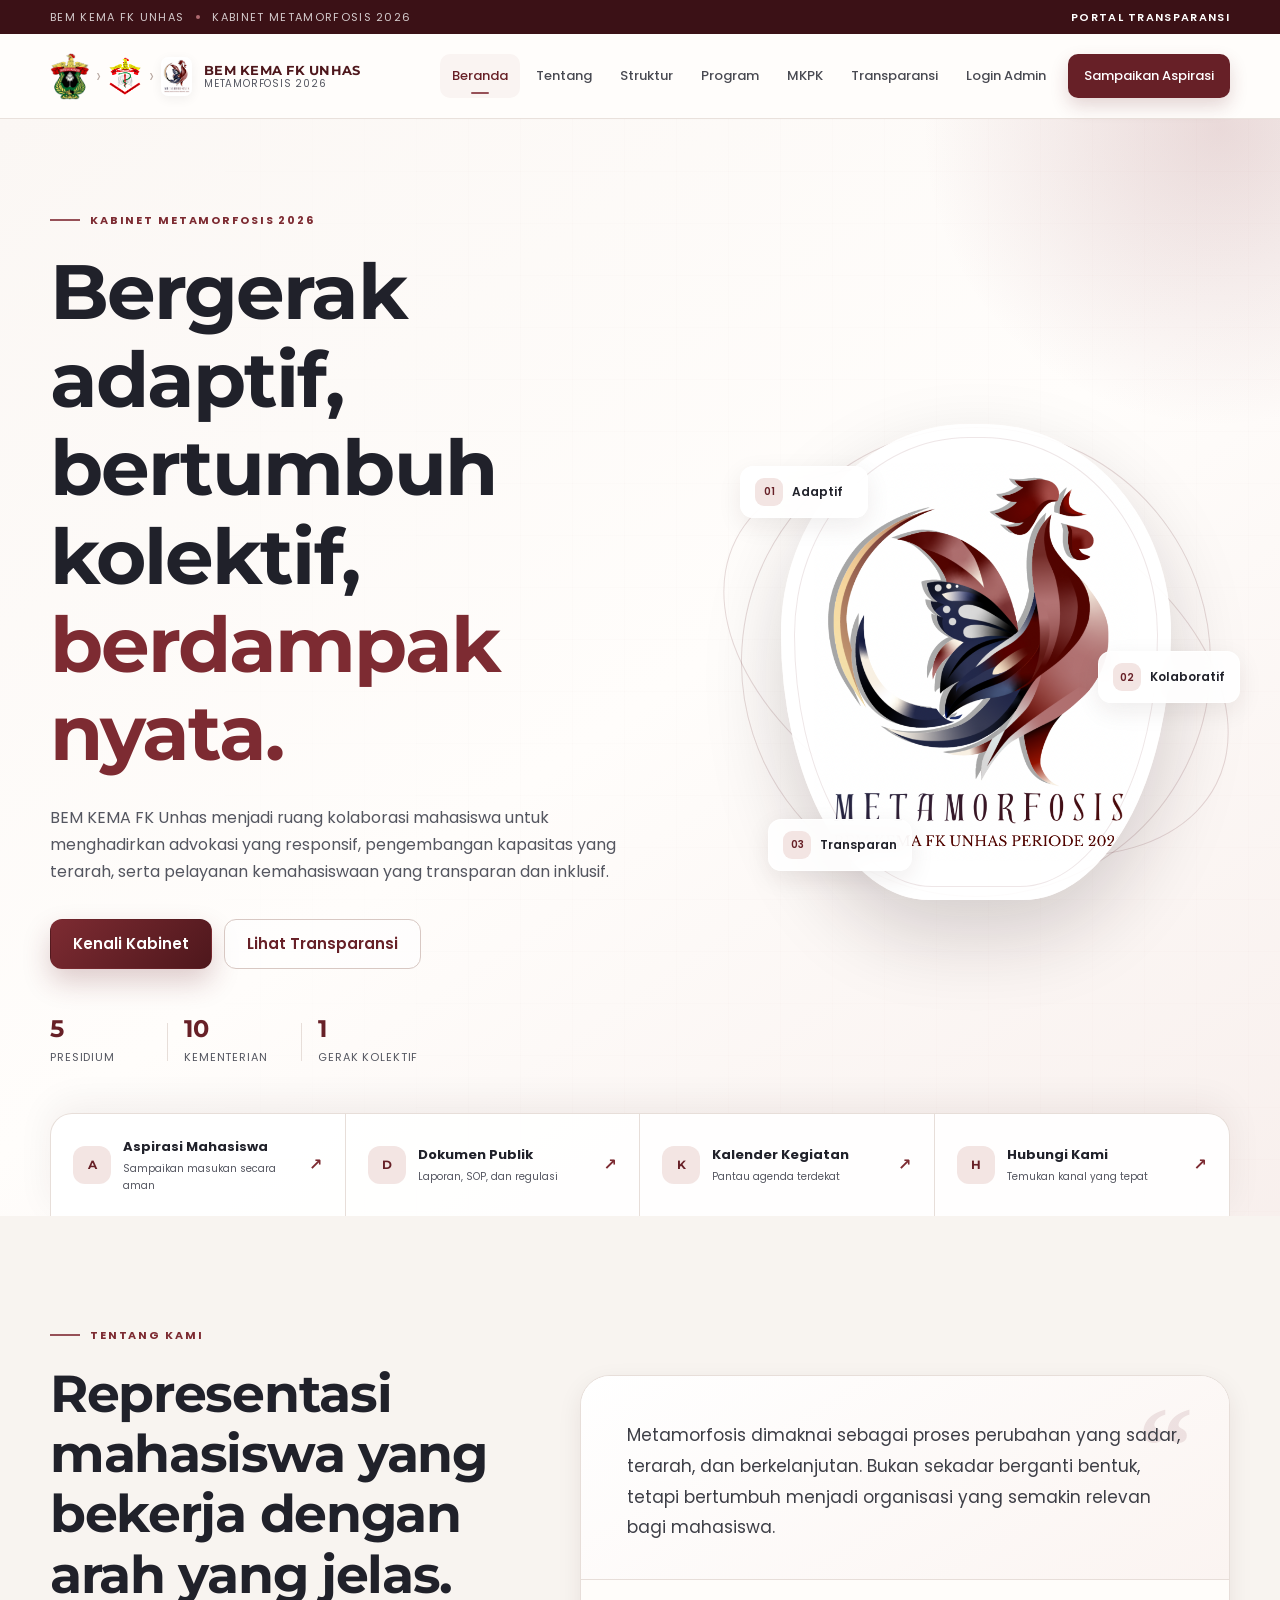
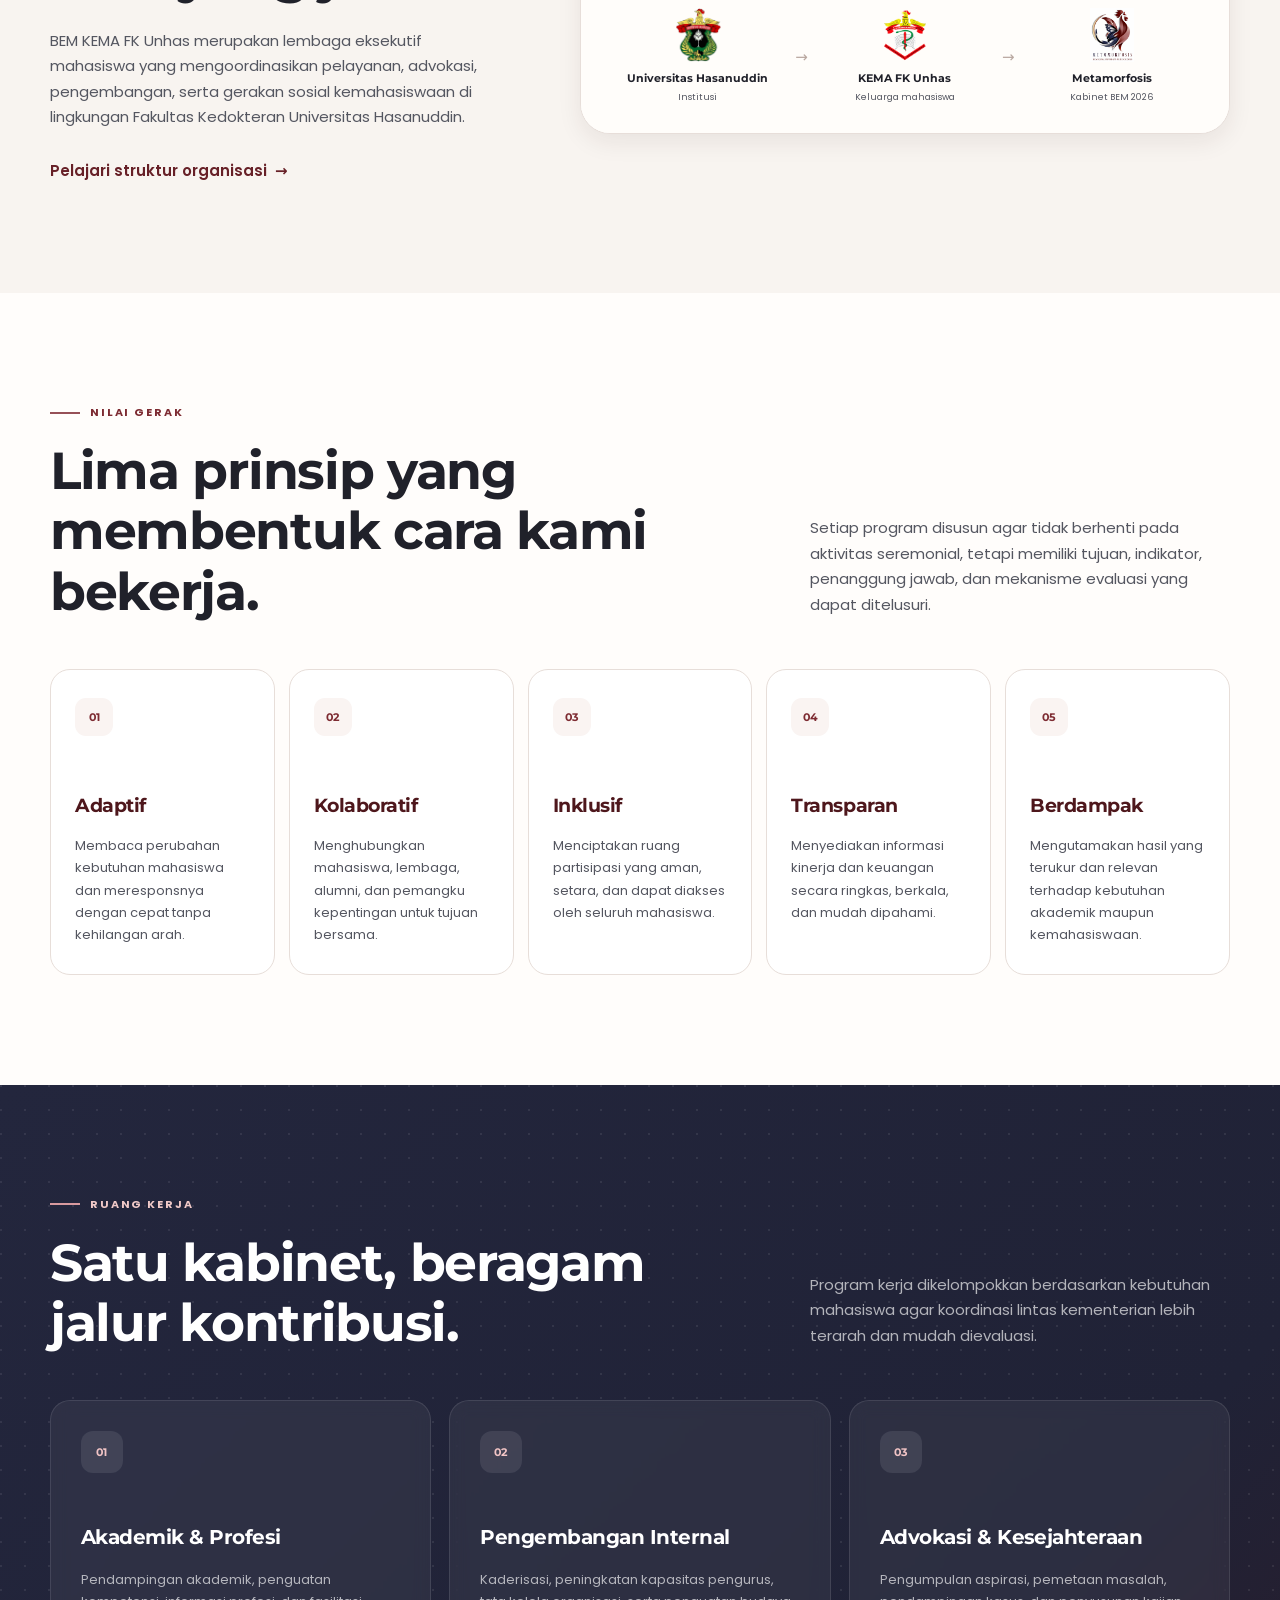
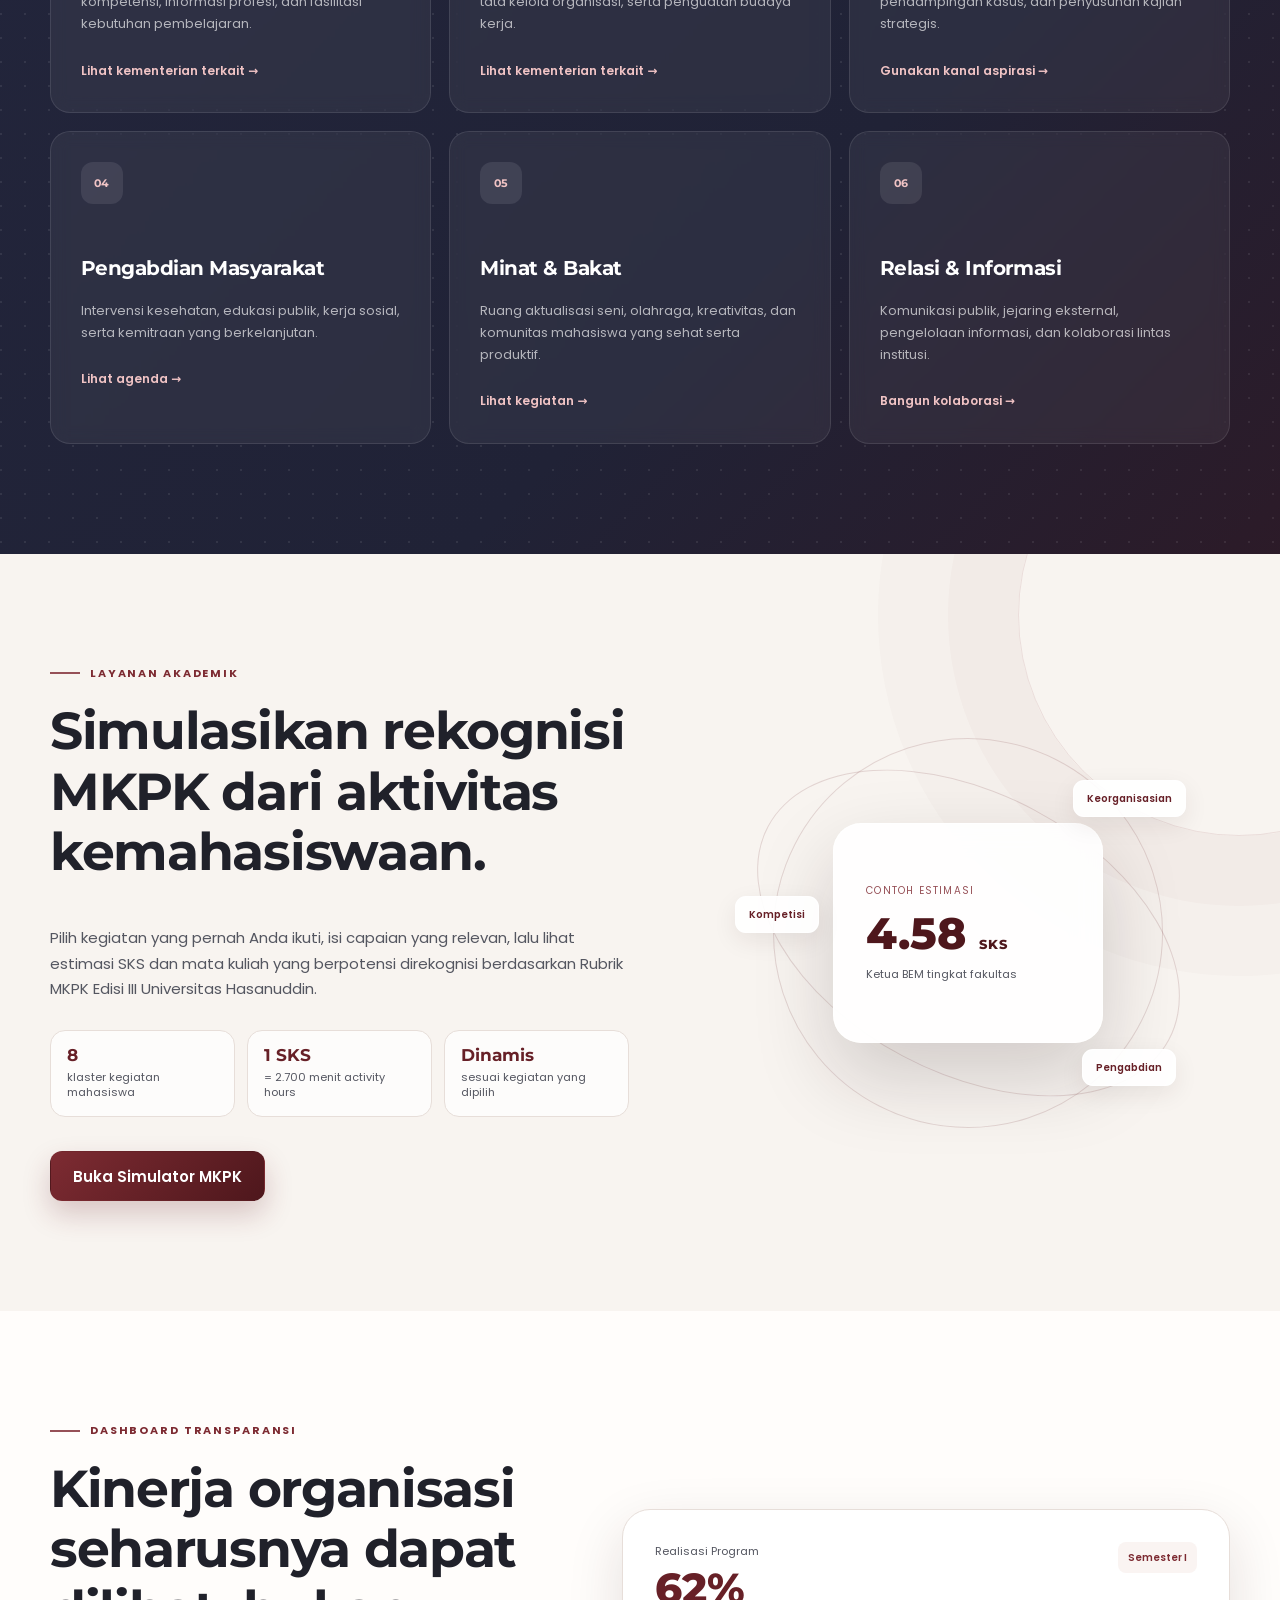
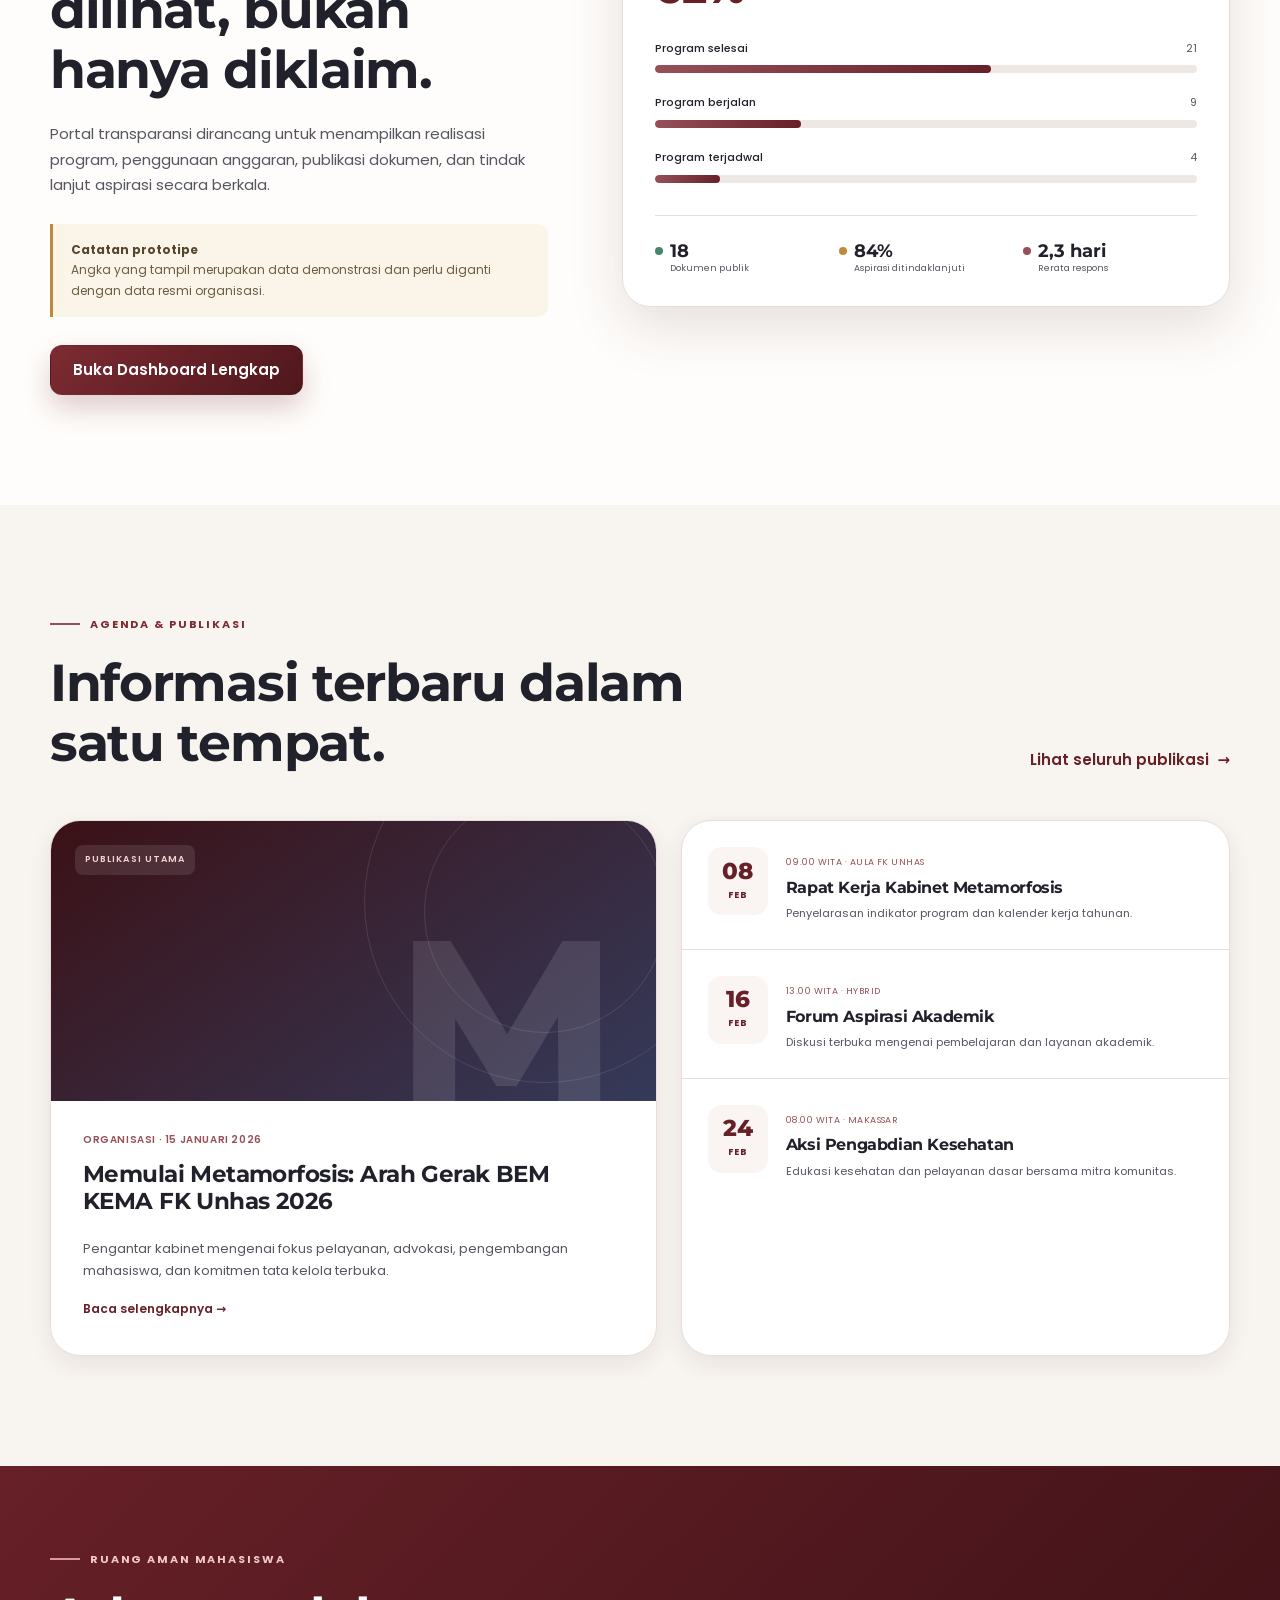
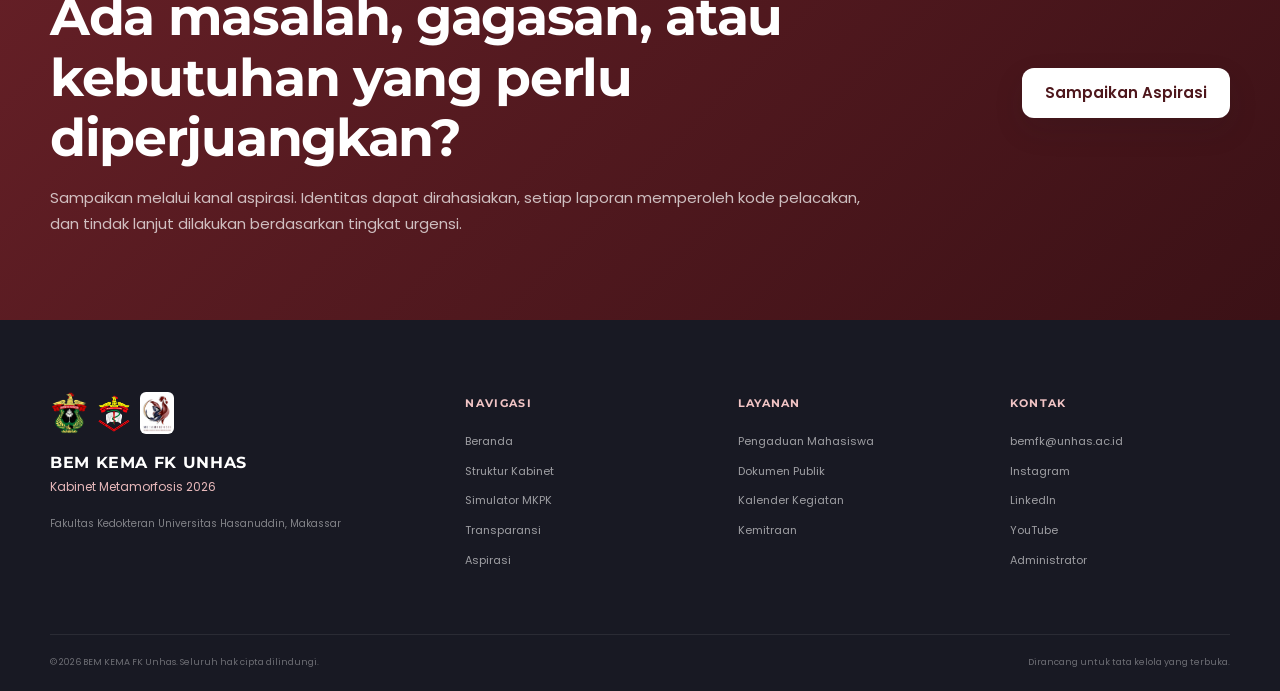
<file: index.html>
<!DOCTYPE html>

<html lang="id">
<head>
<meta charset="utf-8"/>
<meta content="width=device-width, initial-scale=1" name="viewport"/>
<meta content="Portal resmi BEM Keluarga Mahasiswa Fakultas Kedokteran Universitas Hasanuddin, Kabinet Metamorfosis 2026." name="description"/>
<meta content="#6f2228" name="theme-color"/>
<title>BEM KEMA FK Unhas | Kabinet Metamorfosis 2026</title>
<link href="assets/img/favicon.png" rel="icon" type="image/png"/>
<link href="https://fonts.googleapis.com" rel="preconnect"/>
<link crossorigin="" href="https://fonts.gstatic.com" rel="preconnect"/>
<link href="https://fonts.googleapis.com/css2?family=Montserrat:wght@500;600;700;800&amp;family=Poppins:wght@400;500;600;700&amp;display=swap" rel="stylesheet"/>
<link href="assets/css/styles.css" rel="stylesheet"/>
</head>
<body data-page="home">
<a class="skip-link" href="#main">Lewati ke konten utama</a>
<div class="utility-bar">
<div class="container utility-inner">
<span>BEM KEMA FK UNHAS</span>
<span aria-hidden="true" class="utility-dot"></span>
<span>Kabinet Metamorfosis 2026</span>
<a href="transparansi.html">Portal Transparansi</a>
</div>
</div>
<header class="site-header" id="site-header">
<div class="container header-inner">
<a aria-label="Beranda BEM KEMA FK Unhas" class="brand-lockup" href="index.html">
<span class="brand-logo brand-logo--unhas"><img alt="Logo Universitas Hasanuddin" src="assets/img/logo-unhas.png"/></span>
<span aria-hidden="true" class="brand-connector">›</span>
<span class="brand-logo brand-logo--kema"><img alt="Logo Keluarga Mahasiswa Fakultas Kedokteran Unhas" src="assets/img/logo-kema.png"/></span>
<span aria-hidden="true" class="brand-connector">›</span>
<span class="brand-logo brand-logo--cabinet"><img alt="Logo Kabinet Metamorfosis" src="assets/img/logo-metamorfosis.png"/></span>
<span class="brand-copy">
<strong>BEM KEMA FK UNHAS</strong>
<small>Metamorfosis 2026</small>
</span>
</a>
<button aria-controls="primary-nav" aria-expanded="false" aria-label="Buka menu navigasi" class="nav-toggle" type="button">
<span></span><span></span><span></span>
</button>
<nav aria-label="Navigasi utama" class="primary-nav" id="primary-nav">
<a data-nav="home" href="index.html">Beranda</a>
<a href="#tentang">Tentang</a>
<a data-nav="struktur" href="struktur.html">Struktur</a>
<a href="#program">Program</a>
<a data-nav="mkpk" href="mkpk.html">MKPK</a><a data-nav="transparansi" href="transparansi.html">Transparansi</a><a data-nav="admin-login" href="admin/login.html">Login Admin</a>
<a class="nav-cta" data-nav="aspirasi" href="aspirasi.html">Sampaikan Aspirasi</a>
</nav>
</div>
</header>
<main id="main">
<section class="hero">
<div aria-hidden="true" class="hero-pattern"></div>
<div class="container hero-grid">
<div class="hero-copy reveal">
<div class="eyebrow"><span></span>Kabinet Metamorfosis 2026</div>
<h1>Bergerak adaptif, bertumbuh kolektif, <em>berdampak nyata.</em></h1>
<p>BEM KEMA FK Unhas menjadi ruang kolaborasi mahasiswa untuk menghadirkan advokasi yang responsif, pengembangan kapasitas yang terarah, serta pelayanan kemahasiswaan yang transparan dan inklusif.</p>
<div class="hero-actions">
<a class="button button--primary" href="struktur.html">Kenali Kabinet</a>
<a class="button button--ghost" href="transparansi.html">Lihat Transparansi</a>
</div>
<div aria-label="Ringkasan organisasi" class="hero-meta">
<div><strong>5</strong><span>Presidium</span></div>
<div><strong>10</strong><span>Kementerian</span></div>
<div><strong>1</strong><span>Gerak Kolektif</span></div>
</div>
</div>
<div aria-label="Identitas visual Kabinet Metamorfosis" class="hero-visual reveal reveal-delay-1">
<div class="orbit orbit--one"></div>
<div class="orbit orbit--two"></div>
<div class="hero-logo-card">
<img alt="Logo Kabinet Metamorfosis BEM KEMA FK Unhas 2026" src="assets/img/logo-metamorfosis.png"/>
</div>
<div class="floating-note floating-note--top"><span>01</span>Adaptif</div>
<div class="floating-note floating-note--right"><span>02</span>Kolaboratif</div>
<div class="floating-note floating-note--bottom"><span>03</span>Transparan</div>
</div>
</div>
<div aria-label="Layanan cepat" class="container quick-links reveal reveal-delay-2">
<a href="aspirasi.html#form-aspirasi"><span class="quick-icon">A</span><span><strong>Aspirasi Mahasiswa</strong><small>Sampaikan masukan secara aman</small></span><b>↗</b></a>
<a href="transparansi.html#dokumen"><span class="quick-icon">D</span><span><strong>Dokumen Publik</strong><small>Laporan, SOP, dan regulasi</small></span><b>↗</b></a>
<a href="#agenda"><span class="quick-icon">K</span><span><strong>Kalender Kegiatan</strong><small>Pantau agenda terdekat</small></span><b>↗</b></a>
<a href="#kontak"><span class="quick-icon">H</span><span><strong>Hubungi Kami</strong><small>Temukan kanal yang tepat</small></span><b>↗</b></a>
</div>
</section>
<section class="section section--soft" id="tentang">
<div class="container split-layout">
<div class="section-intro reveal">
<div class="eyebrow"><span></span>Tentang Kami</div>
<h2>Representasi mahasiswa yang bekerja dengan arah yang jelas.</h2>
<p>BEM KEMA FK Unhas merupakan lembaga eksekutif mahasiswa yang mengoordinasikan pelayanan, advokasi, pengembangan, serta gerakan sosial kemahasiswaan di lingkungan Fakultas Kedokteran Universitas Hasanuddin.</p>
<a class="text-link" href="struktur.html">Pelajari struktur organisasi <span>→</span></a>
</div>
<div class="about-panel reveal reveal-delay-1">
<div class="about-quote">
<span class="quote-mark">“</span>
<p>Metamorfosis dimaknai sebagai proses perubahan yang sadar, terarah, dan berkelanjutan. Bukan sekadar berganti bentuk, tetapi bertumbuh menjadi organisasi yang semakin relevan bagi mahasiswa.</p>
</div>
<div aria-label="Hierarki identitas organisasi" class="identity-chain">
<div><img alt="" src="assets/img/logo-unhas.png"/><strong>Universitas Hasanuddin</strong><small>Institusi</small></div>
<span>→</span>
<div><img alt="" src="assets/img/logo-kema.png"/><strong>KEMA FK Unhas</strong><small>Keluarga mahasiswa</small></div>
<span>→</span>
<div><img alt="" src="assets/img/logo-metamorfosis.png"/><strong>Metamorfosis</strong><small>Kabinet BEM 2026</small></div>
</div>
</div>
</div>
</section>
<section class="section" id="nilai">
<div class="container">
<div class="section-heading reveal">
<div>
<div class="eyebrow"><span></span>Nilai Gerak</div>
<h2>Lima prinsip yang membentuk cara kami bekerja.</h2>
</div>
<p>Setiap program disusun agar tidak berhenti pada aktivitas seremonial, tetapi memiliki tujuan, indikator, penanggung jawab, dan mekanisme evaluasi yang dapat ditelusuri.</p>
</div>
<div class="value-grid">
<article class="value-card reveal"><span>01</span><h3>Adaptif</h3><p>Membaca perubahan kebutuhan mahasiswa dan meresponsnya dengan cepat tanpa kehilangan arah.</p></article>
<article class="value-card reveal reveal-delay-1"><span>02</span><h3>Kolaboratif</h3><p>Menghubungkan mahasiswa, lembaga, alumni, dan pemangku kepentingan untuk tujuan bersama.</p></article>
<article class="value-card reveal reveal-delay-2"><span>03</span><h3>Inklusif</h3><p>Menciptakan ruang partisipasi yang aman, setara, dan dapat diakses oleh seluruh mahasiswa.</p></article>
<article class="value-card reveal reveal-delay-3"><span>04</span><h3>Transparan</h3><p>Menyediakan informasi kinerja dan keuangan secara ringkas, berkala, dan mudah dipahami.</p></article>
<article class="value-card reveal reveal-delay-4"><span>05</span><h3>Berdampak</h3><p>Mengutamakan hasil yang terukur dan relevan terhadap kebutuhan akademik maupun kemahasiswaan.</p></article>
</div>
</div>
</section>
<section class="section section--dark" id="program">
<div class="container">
<div class="section-heading section-heading--light reveal">
<div>
<div class="eyebrow eyebrow--light"><span></span>Ruang Kerja</div>
<h2>Satu kabinet, beragam jalur kontribusi.</h2>
</div>
<p>Program kerja dikelompokkan berdasarkan kebutuhan mahasiswa agar koordinasi lintas kementerian lebih terarah dan mudah dievaluasi.</p>
</div>
<div class="program-grid">
<article class="program-card reveal"><div class="program-number">01</div><h3>Akademik &amp; Profesi</h3><p>Pendampingan akademik, penguatan kompetensi, informasi profesi, dan fasilitasi kebutuhan pembelajaran.</p><a href="struktur.html#menteri">Lihat kementerian terkait →</a></article>
<article class="program-card reveal reveal-delay-1"><div class="program-number">02</div><h3>Pengembangan Internal</h3><p>Kaderisasi, peningkatan kapasitas pengurus, tata kelola organisasi, serta penguatan budaya kerja.</p><a href="struktur.html#menteri">Lihat kementerian terkait →</a></article>
<article class="program-card reveal reveal-delay-2"><div class="program-number">03</div><h3>Advokasi &amp; Kesejahteraan</h3><p>Pengumpulan aspirasi, pemetaan masalah, pendampingan kasus, dan penyusunan kajian strategis.</p><a href="aspirasi.html">Gunakan kanal aspirasi →</a></article>
<article class="program-card reveal"><div class="program-number">04</div><h3>Pengabdian Masyarakat</h3><p>Intervensi kesehatan, edukasi publik, kerja sosial, serta kemitraan yang berkelanjutan.</p><a href="#agenda">Lihat agenda →</a></article>
<article class="program-card reveal reveal-delay-1"><div class="program-number">05</div><h3>Minat &amp; Bakat</h3><p>Ruang aktualisasi seni, olahraga, kreativitas, dan komunitas mahasiswa yang sehat serta produktif.</p><a href="#agenda">Lihat kegiatan →</a></article>
<article class="program-card reveal reveal-delay-2"><div class="program-number">06</div><h3>Relasi &amp; Informasi</h3><p>Komunikasi publik, jejaring eksternal, pengelolaan informasi, dan kolaborasi lintas institusi.</p><a href="#kontak">Bangun kolaborasi →</a></article>
</div>
</div>
</section>
<section class="section section--soft mkpk-home" id="mkpk-preview">
<div class="container mkpk-home-grid">
<div class="mkpk-home-copy reveal">
<div class="eyebrow"><span></span>Layanan Akademik</div>
<h2>Simulasikan rekognisi MKPK dari aktivitas kemahasiswaan.</h2>
<p>Pilih kegiatan yang pernah Anda ikuti, isi capaian yang relevan, lalu lihat estimasi SKS dan mata kuliah yang berpotensi direkognisi berdasarkan Rubrik MKPK Edisi III Universitas Hasanuddin.</p>
<div class="mkpk-home-points">
<span><b>8</b> klaster kegiatan mahasiswa</span>
<span><b>1 SKS</b> = 2.700 menit activity hours</span>
<span><b>Dinamis</b> sesuai kegiatan yang dipilih</span>
</div>
<a class="button button--primary" href="mkpk.html">Buka Simulator MKPK</a>
</div>
<div aria-hidden="true" class="mkpk-home-visual reveal reveal-delay-1">
<div class="mkpk-orbit mkpk-orbit--one"></div>
<div class="mkpk-orbit mkpk-orbit--two"></div>
<div class="mkpk-home-score"><small>Contoh estimasi</small><strong>4.58 <em>SKS</em></strong><span>Ketua BEM tingkat fakultas</span></div>
<div class="mkpk-home-tag mkpk-home-tag--a">Keorganisasian</div>
<div class="mkpk-home-tag mkpk-home-tag--b">Kompetisi</div>
<div class="mkpk-home-tag mkpk-home-tag--c">Pengabdian</div>
</div>
</div>
</section>
<section class="section" id="transparansi-ringkas">
<div class="container transparency-preview">
<div class="transparency-copy reveal">
<div class="eyebrow"><span></span>Dashboard Transparansi</div>
<h2>Kinerja organisasi seharusnya dapat dilihat, bukan hanya diklaim.</h2>
<p>Portal transparansi dirancang untuk menampilkan realisasi program, penggunaan anggaran, publikasi dokumen, dan tindak lanjut aspirasi secara berkala.</p>
<div class="demo-notice"><strong>Catatan prototipe</strong> Angka yang tampil merupakan data demonstrasi dan perlu diganti dengan data resmi organisasi.</div>
<a class="button button--primary" href="transparansi.html">Buka Dashboard Lengkap</a>
</div>
<div class="transparency-widget reveal reveal-delay-1">
<div class="widget-head"><div><small>Realisasi Program</small><strong>62%</strong></div><span>Semester I</span></div>
<div aria-label="Progres program demonstrasi" class="mini-bars">
<div><span><b>Program selesai</b><em>21</em></span><i><u style="width:62%"></u></i></div>
<div><span><b>Program berjalan</b><em>9</em></span><i><u style="width:27%"></u></i></div>
<div><span><b>Program terjadwal</b><em>4</em></span><i><u style="width:12%"></u></i></div>
</div>
<div class="widget-stats">
<div><span class="status-dot status-dot--green"></span><strong>18</strong><small>Dokumen publik</small></div>
<div><span class="status-dot status-dot--amber"></span><strong>84%</strong><small>Aspirasi ditindaklanjuti</small></div>
<div><span class="status-dot status-dot--red"></span><strong>2,3 hari</strong><small>Rerata respons</small></div>
</div>
</div>
</div>
</section>
<section class="section section--soft" id="agenda">
<div class="container">
<div class="section-heading reveal">
<div>
<div class="eyebrow"><span></span>Agenda &amp; Publikasi</div>
<h2>Informasi terbaru dalam satu tempat.</h2>
</div>
<a class="text-link" href="#">Lihat seluruh publikasi <span>→</span></a>
</div>
<div class="content-grid">
<article class="news-card news-card--featured reveal">
<div class="news-visual"><span>Publikasi Utama</span><div class="news-monogram">M</div></div>
<div class="news-body"><div class="news-meta">Organisasi · 15 Januari 2026</div><h3>Memulai Metamorfosis: Arah Gerak BEM KEMA FK Unhas 2026</h3><p>Pengantar kabinet mengenai fokus pelayanan, advokasi, pengembangan mahasiswa, dan komitmen tata kelola terbuka.</p><a href="#">Baca selengkapnya →</a></div>
</article>
<div class="agenda-list reveal reveal-delay-1">
<article><div class="date-box"><strong>08</strong><span>FEB</span></div><div><small>09.00 WITA · Aula FK Unhas</small><h3>Rapat Kerja Kabinet Metamorfosis</h3><p>Penyelarasan indikator program dan kalender kerja tahunan.</p></div></article>
<article><div class="date-box"><strong>16</strong><span>FEB</span></div><div><small>13.00 WITA · Hybrid</small><h3>Forum Aspirasi Akademik</h3><p>Diskusi terbuka mengenai pembelajaran dan layanan akademik.</p></div></article>
<article><div class="date-box"><strong>24</strong><span>FEB</span></div><div><small>08.00 WITA · Makassar</small><h3>Aksi Pengabdian Kesehatan</h3><p>Edukasi kesehatan dan pelayanan dasar bersama mitra komunitas.</p></div></article>
</div>
</div>
</div>
</section>
<section class="section aspiration-cta">
<div class="container aspiration-inner reveal">
<div>
<div class="eyebrow eyebrow--light"><span></span>Ruang Aman Mahasiswa</div>
<h2>Ada masalah, gagasan, atau kebutuhan yang perlu diperjuangkan?</h2>
<p>Sampaikan melalui kanal aspirasi. Identitas dapat dirahasiakan, setiap laporan memperoleh kode pelacakan, dan tindak lanjut dilakukan berdasarkan tingkat urgensi.</p>
</div>
<a class="button button--light" href="aspirasi.html">Sampaikan Aspirasi</a>
</div>
</section>
</main>
<footer class="site-footer" id="kontak">
<div class="container footer-grid">
<div class="footer-brand">
<div class="footer-logos">
<img alt="Logo Universitas Hasanuddin" src="assets/img/logo-unhas.png"/>
<img alt="Logo KEMA FK Unhas" src="assets/img/logo-kema.png"/>
<img alt="Logo Kabinet Metamorfosis" src="assets/img/logo-metamorfosis.png"/>
</div>
<h3>BEM KEMA FK UNHAS</h3>
<p>Kabinet Metamorfosis 2026</p>
<small>Fakultas Kedokteran Universitas Hasanuddin, Makassar</small>
</div>
<div><h4>Navigasi</h4><a href="index.html">Beranda</a><a href="struktur.html">Struktur Kabinet</a><a href="mkpk.html">Simulator MKPK</a><a href="transparansi.html">Transparansi</a><a href="aspirasi.html">Aspirasi</a></div>
<div><h4>Layanan</h4><a href="aspirasi.html#form-aspirasi">Pengaduan Mahasiswa</a><a href="transparansi.html#dokumen">Dokumen Publik</a><a href="#agenda">Kalender Kegiatan</a><a href="mailto:bemfk@unhas.ac.id">Kemitraan</a></div>
<div><h4>Kontak</h4><a href="mailto:bemfk@unhas.ac.id">bemfk@unhas.ac.id</a><a href="#">Instagram</a><a href="#">LinkedIn</a><a href="#">YouTube</a><a href="admin/login.html">Administrator</a></div>
</div>
<div class="container footer-bottom"><span>© 2026 BEM KEMA FK Unhas. Seluruh hak cipta dilindungi.</span><span>Dirancang untuk tata kelola yang terbuka.</span></div>
</footer>
<script src="assets/js/main.js"></script>
</body>
</html>
</file>
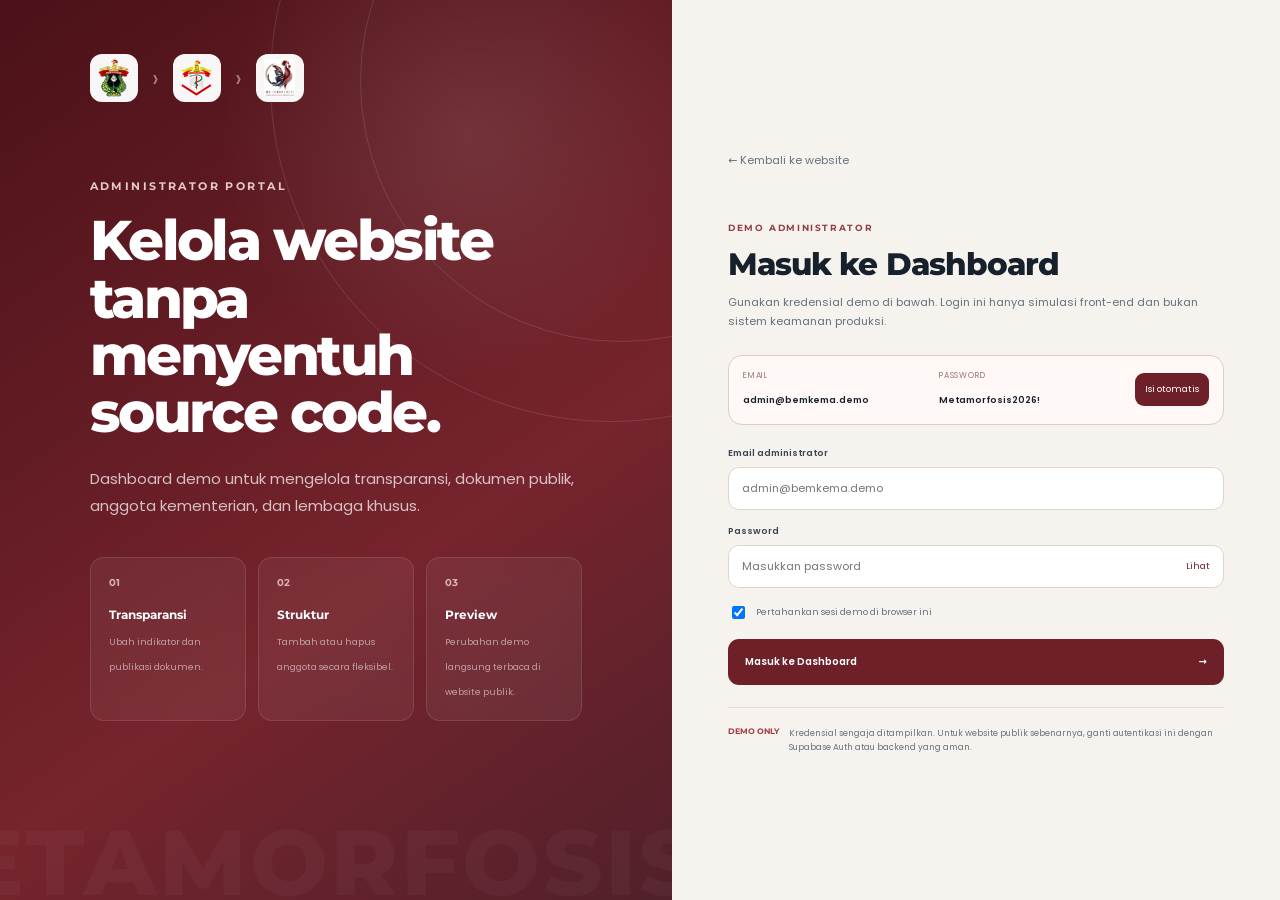
<file: admin/index.html>
<!DOCTYPE html>

<html lang="id">
<head>
<meta charset="utf-8"/>
<meta content="width=device-width,initial-scale=1" name="viewport"/>
<meta content="noindex,nofollow" name="robots"/>
<title>Admin Dashboard — BEM KEMA FK Unhas</title>
<link href="https://fonts.googleapis.com" rel="preconnect"/>
<link crossorigin="" href="https://fonts.gstatic.com" rel="preconnect"/>
<link href="https://fonts.googleapis.com/css2?family=Montserrat:wght@600;700;800&amp;family=Poppins:wght@400;500;600;700&amp;display=swap" rel="stylesheet"/>
<link href="../assets/css/admin.css" rel="stylesheet"/>
</head>
<body class="admin-app-body">
<div class="admin-app" id="admin-app">
<aside class="admin-sidebar" id="admin-sidebar">
<div class="admin-sidebar-brand">
<div class="admin-sidebar-logo"><img alt="Logo Kabinet Metamorfosis" src="../assets/img/logo-metamorfosis.png"/></div>
<div><strong>BEM KEMA FK UNHAS</strong><small>Administrator</small></div>
</div>
<nav aria-label="Navigasi administrator" class="admin-nav">
<button class="is-active" data-admin-view="dashboard"><span>⌂</span><b>Dashboard</b></button>
<button data-admin-view="transparency"><span>◫</span><b>Transparansi</b></button>
<button data-admin-view="programs"><span>▦</span><b>Program Kerja MKPK</b></button><button data-admin-view="structure"><span>◎</span><b>Struktur Organisasi</b></button>
<button data-admin-view="settings"><span>⚙</span><b>Pengaturan Demo</b></button>
</nav>
<div class="admin-sidebar-bottom">
<div class="admin-demo-badge"><span></span><div><strong>Demo Mode</strong><small>Local browser storage</small></div></div>
<a href="../index.html" rel="noopener" target="_blank">↗ Lihat website publik</a>
<button id="admin-logout" type="button">Keluar</button>
</div>
</aside>
<div class="admin-main">
<header class="admin-topbar">
<button aria-label="Buka menu" class="admin-mobile-menu" id="admin-mobile-menu">☰</button>
<div><span id="admin-page-kicker">Overview</span><h1 id="admin-page-title">Dashboard</h1></div>
<div class="admin-topbar-actions">
<button class="admin-secondary-button" id="preview-public" type="button">Preview Website ↗</button>
<div class="admin-user-chip"><span>AD</span><div><strong>Administrator Demo</strong><small>admin@bemkema.demo</small></div></div>
</div>
</header>
<main class="admin-content">
<div class="admin-notice"><strong>Mode demonstrasi</strong><span>Semua perubahan tersimpan hanya di browser ini melalui LocalStorage/IndexedDB. Refresh tidak menghapus data, tetapi perangkat/browser lain tidak akan melihat perubahan.</span><button class="admin-notice-close" type="button">×</button></div>
<!-- DASHBOARD -->
<section class="admin-view is-active" data-view="dashboard">
<div class="admin-welcome-card">
<div><span>Kabinet Metamorfosis 2026</span><h2>Selamat datang di pusat kendali website.</h2><p>Kelola data publik dengan antarmuka yang lebih aman dari salah edit HTML. Untuk demo, perubahan langsung disinkronkan ke halaman publik pada browser yang sama.</p></div>
<div class="admin-welcome-graphic"><i></i><i></i><strong>BEM</strong></div>
</div>
<div class="admin-stat-grid">
<article><span>Program Kerja</span><strong id="dash-programs">0</strong><small id="dash-program-detail">0 selesai</small></article>
<article><span>Dokumen Publik</span><strong id="dash-documents">0</strong><small id="dash-doc-detail">0 draft</small></article>
<article><span>Anggota Kementerian</span><strong id="dash-members">0</strong><small>10 kementerian</small></article>
<article><span>Lembaga Khusus</span><strong id="dash-special">0</strong><small>struktur fleksibel</small></article>
<article><span>Proker MKPK</span><strong id="dash-mkpk-programs">0</strong><small id="dash-mkpk-program-detail">0 publik</small></article></div>
<div class="admin-dashboard-grid">
<section class="admin-card">
<div class="admin-card-head"><div><span>Quick Actions</span><h3>Akses pengelolaan</h3></div></div>
<div class="admin-quick-actions">
<button data-action="new-doc" data-jump="transparency"><span>＋</span><div><strong>Upload Dokumen</strong><small>Tambah laporan atau dokumen publik.</small></div></button>
<button data-jump="transparency"><span>↗</span><div><strong>Update Indikator</strong><small>Ubah anggaran, program, dan aspirasi.</small></div></button>
<button data-action="new-member" data-jump="structure"><span>＋</span><div><strong>Tambah Anggota</strong><small>Masukkan anggota kementerian baru.</small></div></button>
<button data-action="new-special" data-jump="structure"><span>＋</span><div><strong>Tambah Lembaga</strong><small>Buat lembaga khusus baru.</small></div></button>
<button data-action="new-program" data-jump="programs"><span>＋</span><div><strong>Tambah Proker MKPK</strong><small>Daftarkan program internal ke simulator.</small></div></button></div>
</section>
<section class="admin-card">
<div class="admin-card-head"><div><span>Status Sistem</span><h3>Demo storage</h3></div><span class="admin-status-pill">Aktif</span></div>
<div class="admin-system-list">
<div><span>Autentikasi</span><strong>Demo local session</strong></div>
<div><span>Data dashboard</span><strong>LocalStorage</strong></div>
<div><span>File dokumen/foto</span><strong>IndexedDB</strong></div>
<div><span>Sinkronisasi publik</span><strong>Browser yang sama</strong></div>
</div>
<div class="admin-production-note"><b>Untuk produksi</b><p>Ganti layer penyimpanan demo dengan Supabase Auth + Database + Storage tanpa perlu mengubah desain dashboard.</p></div>
</section>
</div>
</section>
<!-- TRANSPARENCY -->
<section class="admin-view" data-view="transparency">
<div class="admin-section-heading"><div><span>Transparansi</span><h2>Kelola indikator dan dokumen publik.</h2><p>Perubahan yang disimpan akan dipakai oleh <code>transparansi.html</code> pada browser demo yang sama.</p></div><button class="admin-primary-button" id="new-document">+ Tambah Dokumen</button></div>
<section class="admin-card admin-metrics-card">
<div class="admin-card-head"><div><span>Dashboard publik</span><h3>Indikator transparansi</h3></div><button class="admin-secondary-button" id="save-metrics" type="button">Simpan Indikator</button></div>
<form class="admin-form-grid" id="metrics-form">
<label><span>Total program kerja</span><input min="0" name="programTotal" type="number"/></label>
<label><span>Program selesai</span><input min="0" name="programCompleted" type="number"/></label>
<label><span>Program berjalan</span><input min="0" name="programRunning" type="number"/></label>
<label><span>Program terjadwal</span><input min="0" name="programScheduled" type="number"/></label>
<label><span>Program ditunda</span><input min="0" name="programDelayed" type="number"/></label>
<label><span>Realisasi anggaran (%)</span><input max="100" min="0" name="budgetPercent" type="number"/></label>
<label><span>Anggaran terealisasi (Rp)</span><input min="0" name="budgetRealized" type="number"/></label>
<label><span>Total pagu (Rp)</span><input min="0" name="budgetTotal" type="number"/></label>
<label><span>Aspirasi ditindaklanjuti (%)</span><input max="100" min="0" name="aspirationPercent" type="number"/></label>
<label><span>Laporan diterima</span><input min="0" name="aspirationTotal" type="number"/></label>
<label><span>Laporan terverifikasi</span><input min="0" name="aspirationVerified" type="number"/></label>
<label><span>Dalam proses</span><input min="0" name="aspirationInProcess" type="number"/></label>
<label><span>Laporan selesai</span><input min="0" name="aspirationCompleted" type="number"/></label>
<label><span>Rata-rata respons (hari)</span><input min="0" name="responseDays" step="0.1" type="number"/></label>
<label><span>Periode laporan</span><input name="period" placeholder="Semester I 2026" type="text"/></label>
</form>
</section>
<section class="admin-card">
<div class="admin-card-head admin-card-head--stack-mobile"><div><span>Dokumen</span><h3>Repositori publik</h3></div><div class="admin-table-tools"><input id="admin-doc-search" placeholder="Cari dokumen..." type="search"/><select id="admin-doc-filter"><option value="all">Semua status</option><option value="published">Publik</option><option value="draft">Draft</option></select></div></div>
<div class="admin-table-wrap">
<table class="admin-table">
<thead><tr><th>Dokumen</th><th>Kategori</th><th>Periode</th><th>Status</th><th>File</th><th></th></tr></thead>
<tbody id="documents-table"></tbody>
</table>
</div>
<div class="admin-empty" hidden="" id="documents-empty">Belum ada dokumen yang sesuai filter.</div>
</section>
</section>
<!-- STRUCTURE -->
<section class="admin-view" data-view="programs">
<div class="admin-section-heading">
<div>
<span>Program Kerja MKPK</span>
<h2>Kelola jalur cepat program internal.</h2>
<p>Program berstatus Publik akan otomatis muncul pada kotak <code>Program Internal KEMA</code> di <code>mkpk.html</code>. Setiap peran dapat dipetakan ke aktivitas rubrik yang berbeda.</p>
</div>
<button class="admin-primary-button" id="new-program">+ Tambah Program</button>
</div>
<section class="admin-card">
<div class="admin-card-head admin-card-head--stack-mobile">
<div><span>Program Internal</span><h3>Daftar pemetaan MKPK</h3></div>
<div class="admin-table-tools">
<input id="admin-program-search" placeholder="Cari program..." type="search"/>
<select id="admin-program-filter"><option value="all">Semua status</option><option value="published">Publik</option><option value="draft">Draft</option></select>
</div>
</div>
<div class="admin-program-list" id="admin-program-list"></div>
<div class="admin-empty" hidden="" id="admin-program-empty">Belum ada program kerja yang sesuai filter.</div>
</section>
</section><section class="admin-view" data-view="structure">
<div class="admin-section-heading"><div><span>Struktur Organisasi</span><h2>Jumlah anggota tidak lagi dikunci.</h2><p>Tambah atau hapus anggota per kementerian. Jumlah kartu di website publik akan menyesuaikan otomatis.</p></div><button class="admin-primary-button" id="new-member">+ Tambah Anggota</button></div>
<div class="admin-structure-grid">
<section class="admin-card">
<div class="admin-card-head"><div><span>Kementerian</span><h3>Anggota kementerian</h3></div></div>
<label class="admin-select-label"><span>Pilih kementerian</span><select id="ministry-select"></select></label>
<div class="admin-member-summary"><span id="selected-ministry-code">01</span><div><strong id="selected-ministry-name">Keagamaan</strong><small id="selected-ministry-count">0 anggota</small></div></div>
<div class="admin-member-list" id="member-list"></div>
</section>
<section class="admin-card">
<div class="admin-card-head"><div><span>Lembaga Khusus</span><h3>Unit tambahan</h3></div><button class="admin-secondary-button" id="new-special" type="button">+ Tambah</button></div>
<p class="admin-card-copy">Tidak ada jumlah minimum atau maksimum. Anda dapat mengosongkan bagian ini jika tidak ada lembaga khusus.</p>
<div class="admin-special-list" id="special-list"></div>
</section>
</div>
</section>
<!-- SETTINGS -->
<section class="admin-view" data-view="settings">
<div class="admin-section-heading"><div><span>Pengaturan Demo</span><h2>Kontrol data lokal.</h2><p>Gunakan bagian ini saat ingin mengulang demonstrasi dari awal.</p></div></div>
<div class="admin-settings-grid">
<section class="admin-card"><div class="admin-card-head"><div><span>Reset</span><h3>Kembalikan data awal</h3></div></div><p class="admin-card-copy">Menghapus perubahan pada indikator, dokumen, anggota kementerian, lembaga khusus, dan file demo yang diunggah.</p><button class="admin-danger-button" id="reset-demo">Reset Semua Data Demo</button></section>
<section class="admin-card"><div class="admin-card-head"><div><span>Production</span><h3>Sebelum website dipublikasikan</h3></div></div><div class="admin-checklist"><div><span>1</span><p>Ganti login demo dengan autentikasi backend.</p></div><div><span>2</span><p>Pindahkan data dari LocalStorage ke database.</p></div><div><span>3</span><p>Pindahkan file dari IndexedDB ke object storage.</p></div><div><span>4</span><p>Aktifkan role/permission administrator.</p></div></div></section>
</div>
</section>
</main>
</div>
</div>
<!-- DOCUMENT MODAL -->
<dialog class="admin-modal" id="document-modal">
<form class="admin-modal-card" id="document-form" method="dialog">
<div class="admin-modal-head"><div><span>Transparansi</span><h3 id="document-modal-title">Tambah Dokumen</h3></div><button data-close-modal="document-modal" type="button">×</button></div>
<input name="id" type="hidden"/>
<div class="admin-form-grid admin-form-grid--modal">
<label class="admin-field-wide"><span>Judul dokumen</span><input name="title" placeholder="Contoh: Laporan Realisasi Anggaran Semester I" required=""/></label>
<label><span>Kategori</span><select name="category"><option value="keuangan">Keuangan</option><option value="kinerja">Kinerja</option><option value="regulasi">Regulasi</option><option value="lainnya">Lainnya</option></select></label>
<label><span>Periode</span><input name="period" placeholder="Semester I 2026"/></label>
<label><span>Tipe</span><select name="type"><option>PDF</option><option>DOC</option><option>XLS</option><option>LINK</option></select></label>
<label><span>Status publikasi</span><select name="published"><option value="true">Publik</option><option value="false">Draft</option></select></label>
<label class="admin-field-wide"><span>Deskripsi</span><textarea name="description" placeholder="Ringkasan isi dokumen" rows="3"></textarea></label>
<label class="admin-field-wide"><span>Upload file demo <small>(maks. 10 MB)</small></span><input accept=".pdf,.doc,.docx,.xls,.xlsx,.csv,.png,.jpg,.jpeg" name="file" type="file"/></label>
<label class="admin-field-wide"><span>atau URL eksternal</span><input name="externalUrl" placeholder="https://..." type="url"/></label>
</div>
<div class="admin-current-file" hidden="" id="document-current-file"></div>
<div class="admin-modal-actions"><button class="admin-secondary-button" data-close-modal="document-modal" type="button">Batal</button><button class="admin-primary-button" type="submit">Simpan Dokumen</button></div>
</form>
</dialog>
<!-- MEMBER MODAL -->
<dialog class="admin-modal" id="member-modal">
<form class="admin-modal-card" id="member-form" method="dialog">
<div class="admin-modal-head"><div><span>Struktur</span><h3 id="member-modal-title">Tambah Anggota</h3></div><button data-close-modal="member-modal" type="button">×</button></div>
<input name="id" type="hidden"/><input name="ministryKey" type="hidden"/>
<div class="admin-form-grid admin-form-grid--modal">
<label class="admin-field-wide"><span>Kementerian</span><select name="ministrySelect"></select></label>
<label><span>Nama lengkap</span><input name="name" placeholder="Nama anggota" required=""/></label>
<label><span>Jabatan/Peran</span><input name="role" placeholder="Anggota" value="Anggota"/></label>
<label class="admin-field-wide"><span>Upload foto demo <small>(maks. 3 MB)</small></span><input accept="image/*" name="photoFile" type="file"/></label>
<label class="admin-field-wide"><span>atau path foto</span><input name="photo" placeholder="assets/img/pengurus/.../foto.jpg"/></label>
</div>
<div class="admin-modal-actions"><button class="admin-secondary-button" data-close-modal="member-modal" type="button">Batal</button><button class="admin-primary-button" type="submit">Simpan Anggota</button></div>
</form>
</dialog>
<!-- SPECIAL MODAL -->
<dialog class="admin-modal" id="special-modal">
<form class="admin-modal-card" id="special-form" method="dialog">
<div class="admin-modal-head"><div><span>Struktur</span><h3 id="special-modal-title">Tambah Lembaga Khusus</h3></div><button data-close-modal="special-modal" type="button">×</button></div>
<input name="id" type="hidden"/>
<div class="admin-form-grid admin-form-grid--modal">
<label><span>Kode</span><input name="code" placeholder="LK01"/></label>
<label><span>Nama lembaga</span><input name="name" placeholder="Nama lembaga khusus" required=""/></label>
<label class="admin-field-wide"><span>Deskripsi</span><textarea name="description" placeholder="Fungsi singkat lembaga" rows="4"></textarea></label>
</div>
<div class="admin-modal-actions"><button class="admin-secondary-button" data-close-modal="special-modal" type="button">Batal</button><button class="admin-primary-button" type="submit">Simpan Lembaga</button></div>
</form>
</dialog>
<dialog class="admin-modal admin-modal--wide" id="program-modal">
<form class="admin-modal-card" id="program-form" method="dialog">
<div class="admin-modal-head">
<div><span>Program Kerja MKPK</span><h3 id="program-modal-title">Tambah Program Internal</h3></div>
<button data-close-modal="program-modal" type="button">×</button>
</div>
<input name="id" type="hidden"/>
<div class="admin-form-grid admin-form-grid--modal">
<label class="admin-field-wide"><span>Nama program</span><input name="name" placeholder="Nama program kerja" required=""/></label>
<label><span>Kementerian</span><select name="ministry"><option value="01-keagamaan">Keagamaan</option><option value="02-psdm">Pengembangan Sumber Daya Manusia</option><option value="03-kajian-strategis-advokasi">Kajian Strategis dan Advokasi</option><option value="04-komunikasi-informasi">Komunikasi dan Informasi</option><option value="05-hubungan-luar">Hubungan Luar</option><option value="06-administrasi-kesekretariatan">Administrasi dan Kesekretariatan</option><option value="07-keuangan">Keuangan</option><option value="08-pendidikan-profesi">Pendidikan dan Profesi</option><option value="09-pengabdian-masyarakat">Pengabdian Masyarakat</option><option value="10-minat-bakat">Pengabdian Minat dan Bakat</option></select></label>
<label><span>Tahun</span><input name="year" placeholder="2026" value="2026"/></label>
<label><span>Status</span><select name="published"><option value="true">Publik</option><option value="false">Draft</option></select></label>
<label class="admin-field-wide"><span>Deskripsi singkat</span><textarea name="description" placeholder="Deskripsi yang akan tampil pada kartu program di simulator." rows="3"></textarea></label>
</div>
<div class="admin-program-mapping-editor">
<div class="admin-card-head">
<div><span>Pemetaan Peran</span><h3>Peran → aktivitas rubrik</h3></div>
<button class="admin-secondary-button" id="add-program-mapping" type="button">+ Tambah Mapping</button>
</div>
<p class="admin-card-copy">Contoh: “Anggota Panitia” → “Kepanitiaan Kegiatan”. Setelah mahasiswa memilih peran, simulator otomatis membuka kalkulator aktivitas tersebut.</p>
<div id="program-mapping-list"></div>
</div>
<div class="admin-modal-actions">
<button class="admin-secondary-button" data-close-modal="program-modal" type="button">Batal</button>
<button class="admin-primary-button" type="submit">Simpan Program</button>
</div>
</form>
</dialog><div aria-live="polite" class="admin-toast" id="admin-toast" role="status"></div>
<script src="../assets/js/admin.js"></script>
</body>
</html>
</file>
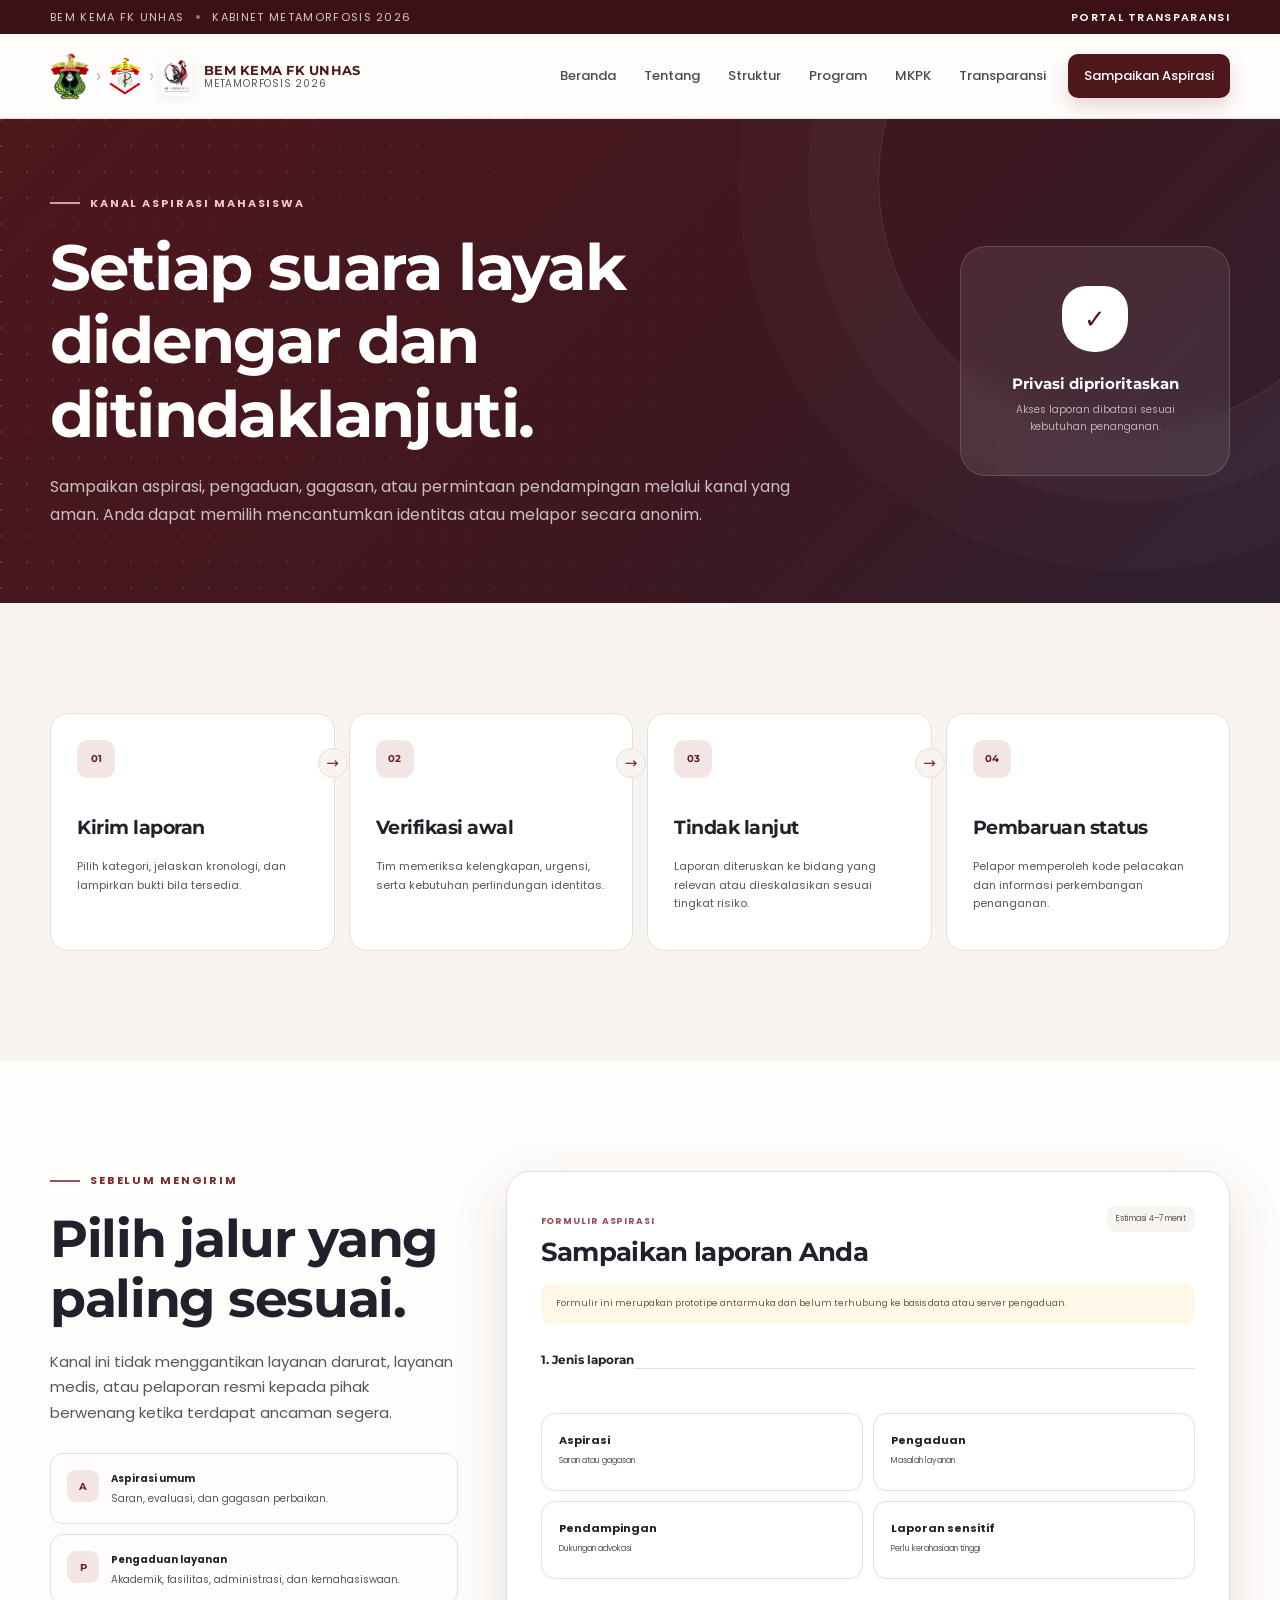
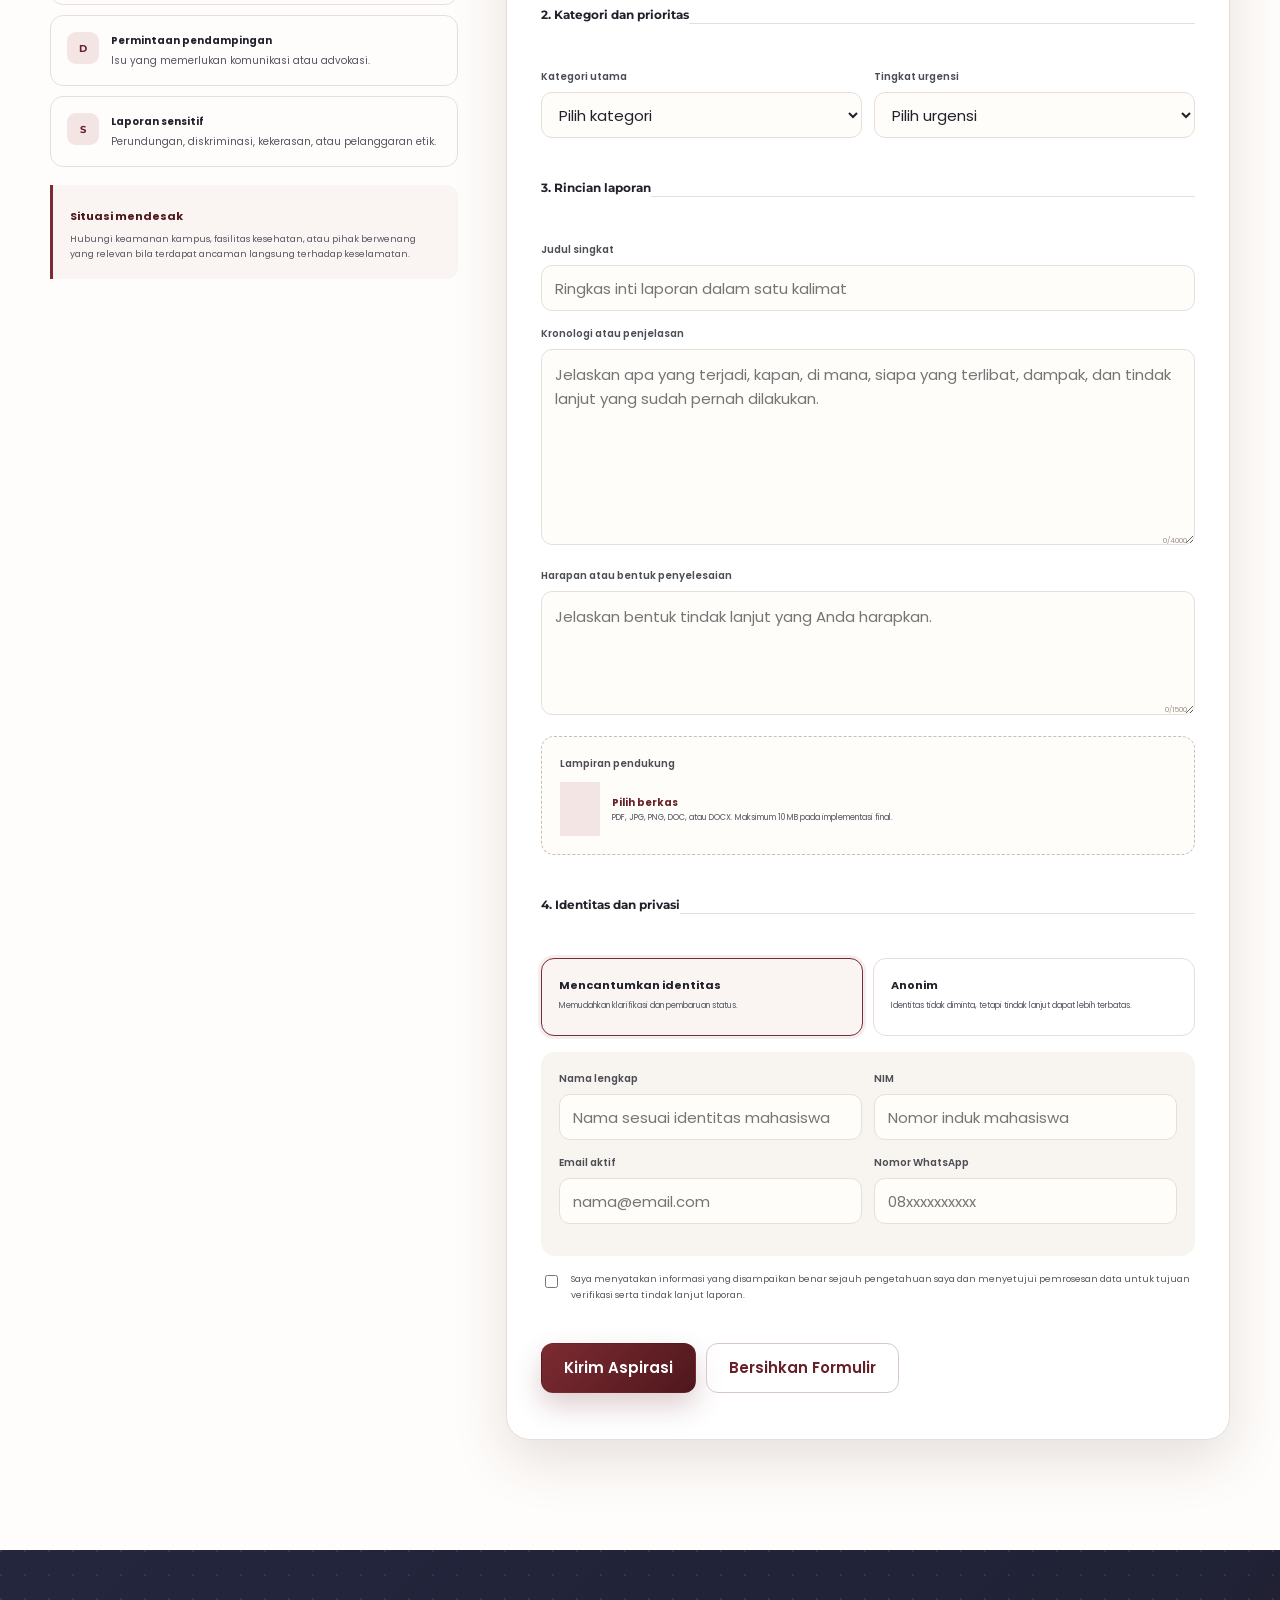
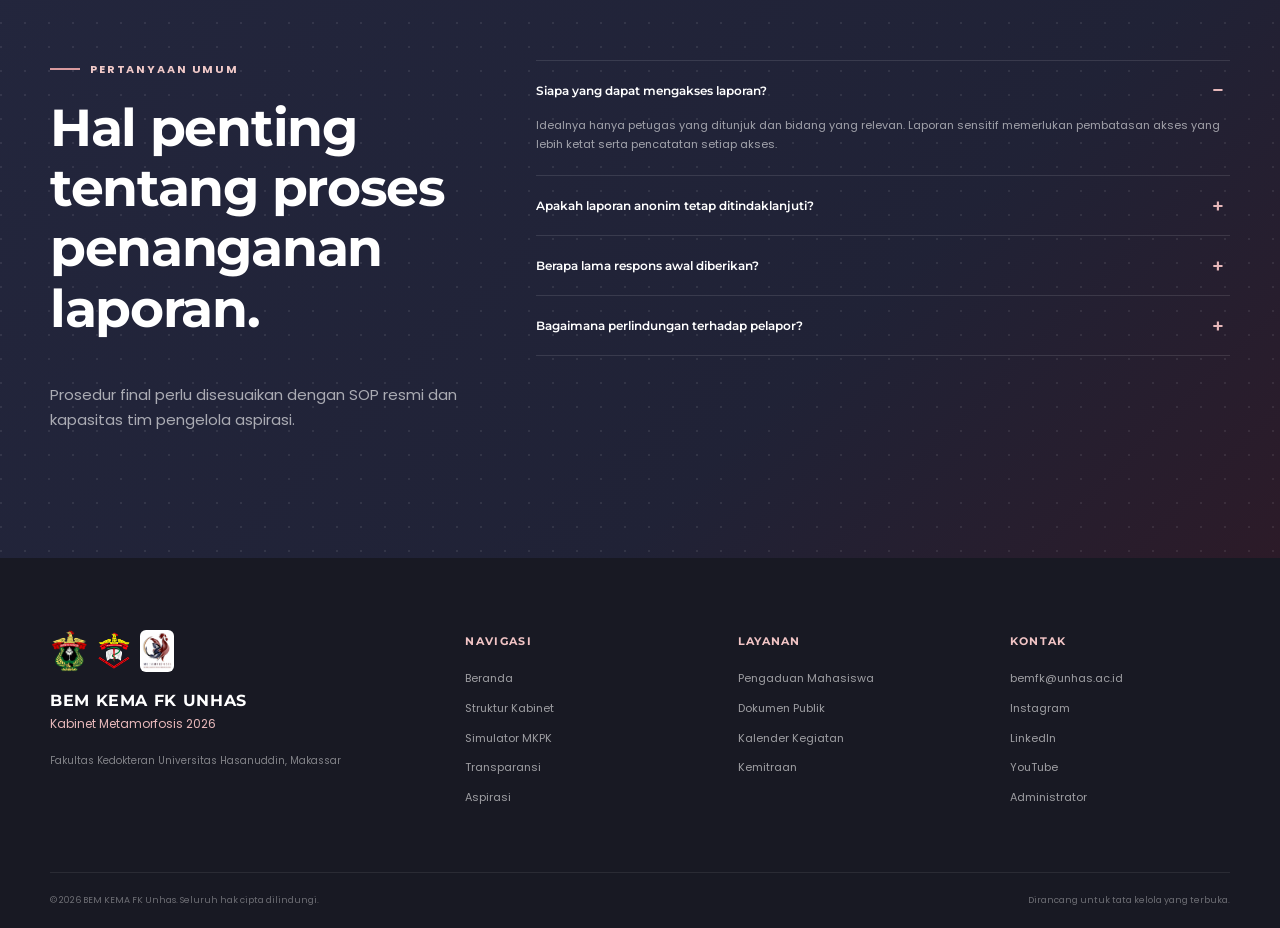
<file: aspirasi.html>
<!DOCTYPE html>

<html lang="id">
<head>
<meta charset="utf-8"/>
<meta content="width=device-width, initial-scale=1" name="viewport"/>
<meta content="Kanal aspirasi dan pengaduan mahasiswa BEM KEMA FK Unhas." name="description"/>
<meta content="#6f2228" name="theme-color"/>
<title>Aspirasi Mahasiswa | BEM KEMA FK Unhas</title>
<link href="assets/img/favicon.png" rel="icon" type="image/png"/>
<link href="https://fonts.googleapis.com" rel="preconnect"/>
<link crossorigin="" href="https://fonts.gstatic.com" rel="preconnect"/>
<link href="https://fonts.googleapis.com/css2?family=Montserrat:wght@500;600;700;800&amp;family=Poppins:wght@400;500;600;700&amp;display=swap" rel="stylesheet"/>
<link href="assets/css/styles.css" rel="stylesheet"/>
</head>
<body data-page="aspirasi">
<a class="skip-link" href="#main">Lewati ke konten utama</a>
<div class="utility-bar"><div class="container utility-inner"><span>BEM KEMA FK UNHAS</span><span class="utility-dot"></span><span>Kabinet Metamorfosis 2026</span><a href="transparansi.html">Portal Transparansi</a></div></div>
<header class="site-header" id="site-header">
<div class="container header-inner">
<a aria-label="Beranda BEM KEMA FK Unhas" class="brand-lockup" href="index.html"><span class="brand-logo brand-logo--unhas"><img alt="Logo Universitas Hasanuddin" src="assets/img/logo-unhas.png"/></span><span class="brand-connector">›</span><span class="brand-logo brand-logo--kema"><img alt="Logo Keluarga Mahasiswa Fakultas Kedokteran Unhas" src="assets/img/logo-kema.png"/></span><span class="brand-connector">›</span><span class="brand-logo brand-logo--cabinet"><img alt="Logo Kabinet Metamorfosis" src="assets/img/logo-metamorfosis.png"/></span><span class="brand-copy"><strong>BEM KEMA FK UNHAS</strong><small>Metamorfosis 2026</small></span></a>
<button aria-controls="primary-nav" aria-expanded="false" aria-label="Buka menu navigasi" class="nav-toggle" type="button"><span></span><span></span><span></span></button>
<nav aria-label="Navigasi utama" class="primary-nav" id="primary-nav"><a data-nav="home" href="index.html">Beranda</a><a href="index.html#tentang">Tentang</a><a data-nav="struktur" href="struktur.html">Struktur</a><a href="index.html#program">Program</a><a data-nav="mkpk" href="mkpk.html">MKPK</a><a data-nav="transparansi" href="transparansi.html">Transparansi</a><a class="nav-cta" data-nav="aspirasi" href="aspirasi.html">Sampaikan Aspirasi</a></nav>
</div>
</header>
<main id="main">
<section class="page-hero page-hero--aspiration">
<div class="page-hero-pattern"></div>
<div class="container page-hero-grid">
<div class="reveal"><div class="eyebrow eyebrow--light"><span></span>Kanal Aspirasi Mahasiswa</div><h1>Setiap suara layak didengar dan ditindaklanjuti.</h1><p>Sampaikan aspirasi, pengaduan, gagasan, atau permintaan pendampingan melalui kanal yang aman. Anda dapat memilih mencantumkan identitas atau melapor secara anonim.</p></div>
<div class="aspiration-shield reveal reveal-delay-1"><div class="shield-icon">✓</div><strong>Privasi diprioritaskan</strong><span>Akses laporan dibatasi sesuai kebutuhan penanganan.</span></div>
</div>
</section>
<section class="section section--soft">
<div class="container process-grid">
<article class="process-card reveal"><span>01</span><h3>Kirim laporan</h3><p>Pilih kategori, jelaskan kronologi, dan lampirkan bukti bila tersedia.</p></article>
<article class="process-card reveal reveal-delay-1"><span>02</span><h3>Verifikasi awal</h3><p>Tim memeriksa kelengkapan, urgensi, serta kebutuhan perlindungan identitas.</p></article>
<article class="process-card reveal reveal-delay-2"><span>03</span><h3>Tindak lanjut</h3><p>Laporan diteruskan ke bidang yang relevan atau dieskalasikan sesuai tingkat risiko.</p></article>
<article class="process-card reveal reveal-delay-3"><span>04</span><h3>Pembaruan status</h3><p>Pelapor memperoleh kode pelacakan dan informasi perkembangan penanganan.</p></article>
</div>
</section>
<section class="section" id="form-aspirasi">
<div class="container form-layout">
<div class="form-sidebar reveal">
<div class="eyebrow"><span></span>Sebelum Mengirim</div>
<h2>Pilih jalur yang paling sesuai.</h2>
<p>Kanal ini tidak menggantikan layanan darurat, layanan medis, atau pelaporan resmi kepada pihak berwenang ketika terdapat ancaman segera.</p>
<div class="channel-list">
<div><span>A</span><p><strong>Aspirasi umum</strong> Saran, evaluasi, dan gagasan perbaikan.</p></div>
<div><span>P</span><p><strong>Pengaduan layanan</strong> Akademik, fasilitas, administrasi, dan kemahasiswaan.</p></div>
<div><span>D</span><p><strong>Permintaan pendampingan</strong> Isu yang memerlukan komunikasi atau advokasi.</p></div>
<div><span>S</span><p><strong>Laporan sensitif</strong> Perundungan, diskriminasi, kekerasan, atau pelanggaran etik.</p></div>
</div>
<div class="safety-note"><strong>Situasi mendesak</strong><p>Hubungi keamanan kampus, fasilitas kesehatan, atau pihak berwenang yang relevan bila terdapat ancaman langsung terhadap keselamatan.</p></div>
</div>
<form class="aspiration-form reveal reveal-delay-1" id="aspiration-form" novalidate="">
<div class="form-head"><div><span>Formulir Aspirasi</span><h2>Sampaikan laporan Anda</h2></div><small>Estimasi 4–7 menit</small></div>
<div class="prototype-note">Formulir ini merupakan prototipe antarmuka dan belum terhubung ke basis data atau server pengaduan.</div>
<fieldset>
<legend>1. Jenis laporan</legend>
<div class="choice-grid">
<label><input name="report_type" required="" type="radio" value="Aspirasi"/><span><b>Aspirasi</b><small>Saran atau gagasan</small></span></label>
<label><input name="report_type" type="radio" value="Pengaduan"/><span><b>Pengaduan</b><small>Masalah layanan</small></span></label>
<label><input name="report_type" type="radio" value="Pendampingan"/><span><b>Pendampingan</b><small>Dukungan advokasi</small></span></label>
<label><input name="report_type" type="radio" value="Laporan sensitif"/><span><b>Laporan sensitif</b><small>Perlu kerahasiaan tinggi</small></span></label>
</div>
</fieldset>
<fieldset>
<legend>2. Kategori dan prioritas</legend>
<div class="form-row">
<label class="field"><span>Kategori utama</span><select name="category" required=""><option value="">Pilih kategori</option><option>Akademik dan pembelajaran</option><option>Administrasi fakultas</option><option>Fasilitas dan sarana</option><option>Keuangan dan biaya pendidikan</option><option>Kesejahteraan mahasiswa</option><option>Organisasi dan kegiatan mahasiswa</option><option>Perundungan atau intimidasi</option><option>Kekerasan seksual</option><option>Diskriminasi</option><option>Keselamatan dan keamanan</option><option>Etik dan profesionalisme</option><option>Lainnya</option></select></label>
<label class="field"><span>Tingkat urgensi</span><select name="urgency" required=""><option value="">Pilih urgensi</option><option>Rendah — tidak mendesak</option><option>Sedang — perlu respons berkala</option><option>Tinggi — berdampak signifikan</option><option>Kritis — risiko keselamatan/kerugian segera</option></select></label>
</div>
</fieldset>
<fieldset>
<legend>3. Rincian laporan</legend>
<label class="field"><span>Judul singkat</span><input maxlength="120" name="title" placeholder="Ringkas inti laporan dalam satu kalimat" required="" type="text"/></label>
<label class="field"><span>Kronologi atau penjelasan</span><textarea maxlength="4000" name="description" placeholder="Jelaskan apa yang terjadi, kapan, di mana, siapa yang terlibat, dampak, dan tindak lanjut yang sudah pernah dilakukan." required="" rows="7"></textarea><small class="char-count" data-for="description">0/4000</small></label>
<label class="field"><span>Harapan atau bentuk penyelesaian</span><textarea maxlength="1500" name="expectation" placeholder="Jelaskan bentuk tindak lanjut yang Anda harapkan." rows="4"></textarea><small class="char-count" data-for="expectation">0/1500</small></label>
<label class="field upload-field"><span>Lampiran pendukung</span><input accept=".pdf,.jpg,.jpeg,.png,.doc,.docx" name="attachment" type="file"/><div><b>Pilih berkas</b><small>PDF, JPG, PNG, DOC, atau DOCX. Maksimum 10 MB pada implementasi final.</small></div></label>
</fieldset>
<fieldset>
<legend>4. Identitas dan privasi</legend>
<div class="privacy-toggle">
<label><input checked="" name="identity_mode" type="radio" value="identified"/><span><b>Mencantumkan identitas</b><small>Memudahkan klarifikasi dan pembaruan status.</small></span></label>
<label><input name="identity_mode" type="radio" value="anonymous"/><span><b>Anonim</b><small>Identitas tidak diminta, tetapi tindak lanjut dapat lebih terbatas.</small></span></label>
</div>
<div class="identity-fields" id="identity-fields">
<div class="form-row"><label class="field"><span>Nama lengkap</span><input name="name" placeholder="Nama sesuai identitas mahasiswa" type="text"/></label><label class="field"><span>NIM</span><input name="nim" placeholder="Nomor induk mahasiswa" type="text"/></label></div>
<div class="form-row"><label class="field"><span>Email aktif</span><input name="email" placeholder="nama@email.com" type="email"/></label><label class="field"><span>Nomor WhatsApp</span><input name="phone" placeholder="08xxxxxxxxxx" type="tel"/></label></div>
</div>
<label class="checkbox-field"><input name="consent" required="" type="checkbox"/><span>Saya menyatakan informasi yang disampaikan benar sejauh pengetahuan saya dan menyetujui pemrosesan data untuk tujuan verifikasi serta tindak lanjut laporan.</span></label>
</fieldset>
<div class="form-actions"><button class="button button--primary" type="submit">Kirim Aspirasi</button><button class="button button--ghost" type="reset">Bersihkan Formulir</button></div>
<div aria-live="polite" class="form-message" id="form-message" role="status"></div>
</form>
</div>
</section>
<section class="section section--dark">
<div class="container faq-layout">
<div class="reveal"><div class="eyebrow eyebrow--light"><span></span>Pertanyaan Umum</div><h2>Hal penting tentang proses penanganan laporan.</h2><p>Prosedur final perlu disesuaikan dengan SOP resmi dan kapasitas tim pengelola aspirasi.</p></div>
<div class="faq-list reveal reveal-delay-1">
<details open=""><summary>Siapa yang dapat mengakses laporan?</summary><p>Idealnya hanya petugas yang ditunjuk dan bidang yang relevan. Laporan sensitif memerlukan pembatasan akses yang lebih ketat serta pencatatan setiap akses.</p></details>
<details><summary>Apakah laporan anonim tetap ditindaklanjuti?</summary><p>Ya, selama informasi cukup untuk diverifikasi. Namun, tim mungkin kesulitan meminta klarifikasi atau memberikan pembaruan personal kepada pelapor.</p></details>
<details><summary>Berapa lama respons awal diberikan?</summary><p>Prototipe menggunakan target 1–3 hari kerja. Waktu sebenarnya perlu dibedakan berdasarkan urgensi, kompleksitas, dan kebutuhan koordinasi.</p></details>
<details><summary>Bagaimana perlindungan terhadap pelapor?</summary><p>Identitas perlu dirahasiakan sesuai kebutuhan, komunikasi menggunakan kanal aman, dan informasi hanya dibagikan berdasarkan prinsip need-to-know.</p></details>
</div>
</div>
</section>
</main>
<div aria-hidden="true" aria-labelledby="success-title" aria-modal="true" class="success-modal" id="success-modal" role="dialog">
<div class="modal-card"><button aria-label="Tutup" class="modal-close" type="button">×</button><div class="modal-check">✓</div><h2 id="success-title">Aspirasi tercatat pada prototipe</h2><p>Dalam implementasi final, sistem akan membuat kode pelacakan dan mengirim konfirmasi melalui kanal yang dipilih.</p><div class="tracking-code"><span>Contoh kode</span><strong id="tracking-code">ASP-2026-0000</strong></div><button class="button button--primary modal-ok" type="button">Selesai</button></div>
</div>
<footer class="site-footer">
<div class="container footer-grid"><div class="footer-brand"><div class="footer-logos"><img alt="Logo Universitas Hasanuddin" src="assets/img/logo-unhas.png"/><img alt="Logo KEMA FK Unhas" src="assets/img/logo-kema.png"/><img alt="Logo Kabinet Metamorfosis" src="assets/img/logo-metamorfosis.png"/></div><h3>BEM KEMA FK UNHAS</h3><p>Kabinet Metamorfosis 2026</p><small>Fakultas Kedokteran Universitas Hasanuddin, Makassar</small></div><div><h4>Navigasi</h4><a href="index.html">Beranda</a><a href="struktur.html">Struktur Kabinet</a><a href="mkpk.html">Simulator MKPK</a><a href="transparansi.html">Transparansi</a><a href="aspirasi.html">Aspirasi</a></div><div><h4>Layanan</h4><a href="#form-aspirasi">Pengaduan Mahasiswa</a><a href="transparansi.html#dokumen">Dokumen Publik</a><a href="index.html#agenda">Kalender Kegiatan</a><a href="mailto:bemfk@unhas.ac.id">Kemitraan</a></div><div><h4>Kontak</h4><a href="mailto:bemfk@unhas.ac.id">bemfk@unhas.ac.id</a><a href="#">Instagram</a><a href="#">LinkedIn</a><a href="#">YouTube</a><a href="admin/login.html">Administrator</a></div></div>
<div class="container footer-bottom"><span>© 2026 BEM KEMA FK Unhas. Seluruh hak cipta dilindungi.</span><span>Dirancang untuk tata kelola yang terbuka.</span></div>
</footer>
<script src="assets/js/main.js"></script>
</body>
</html>
</file>
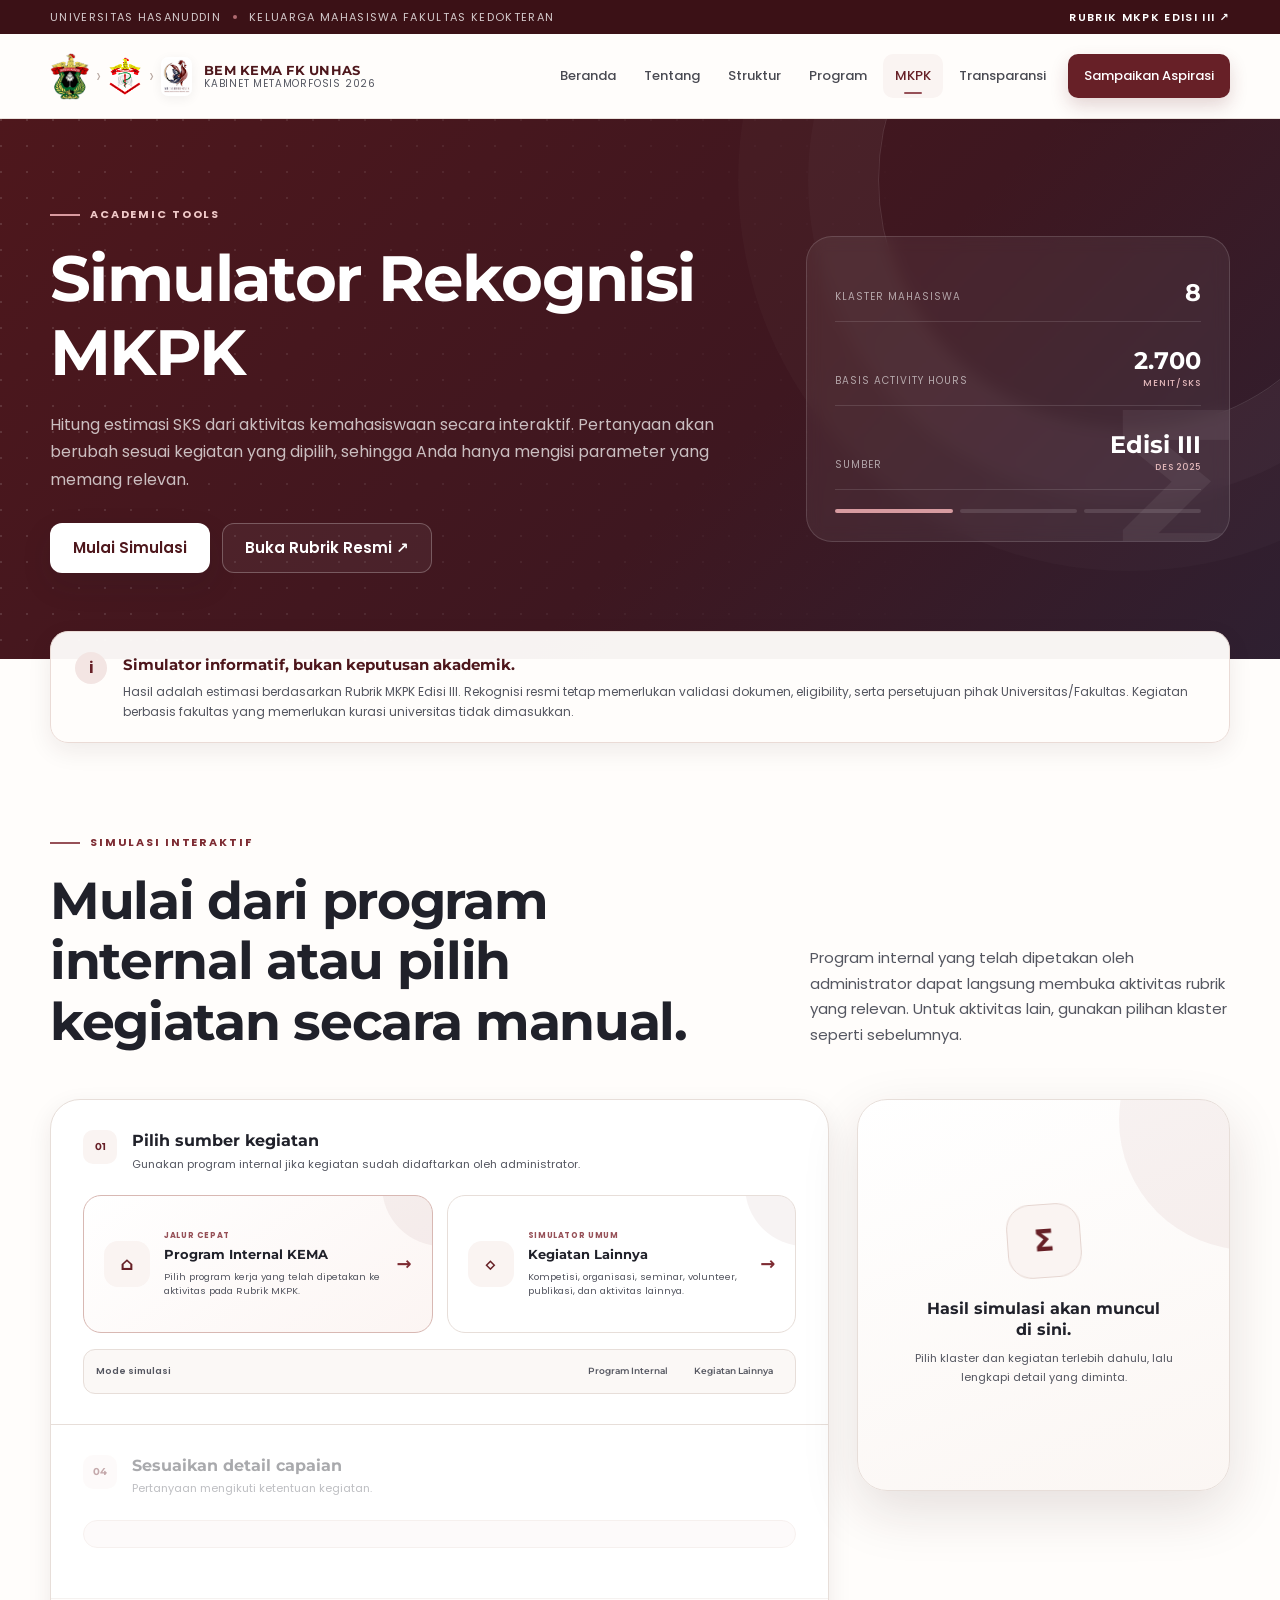
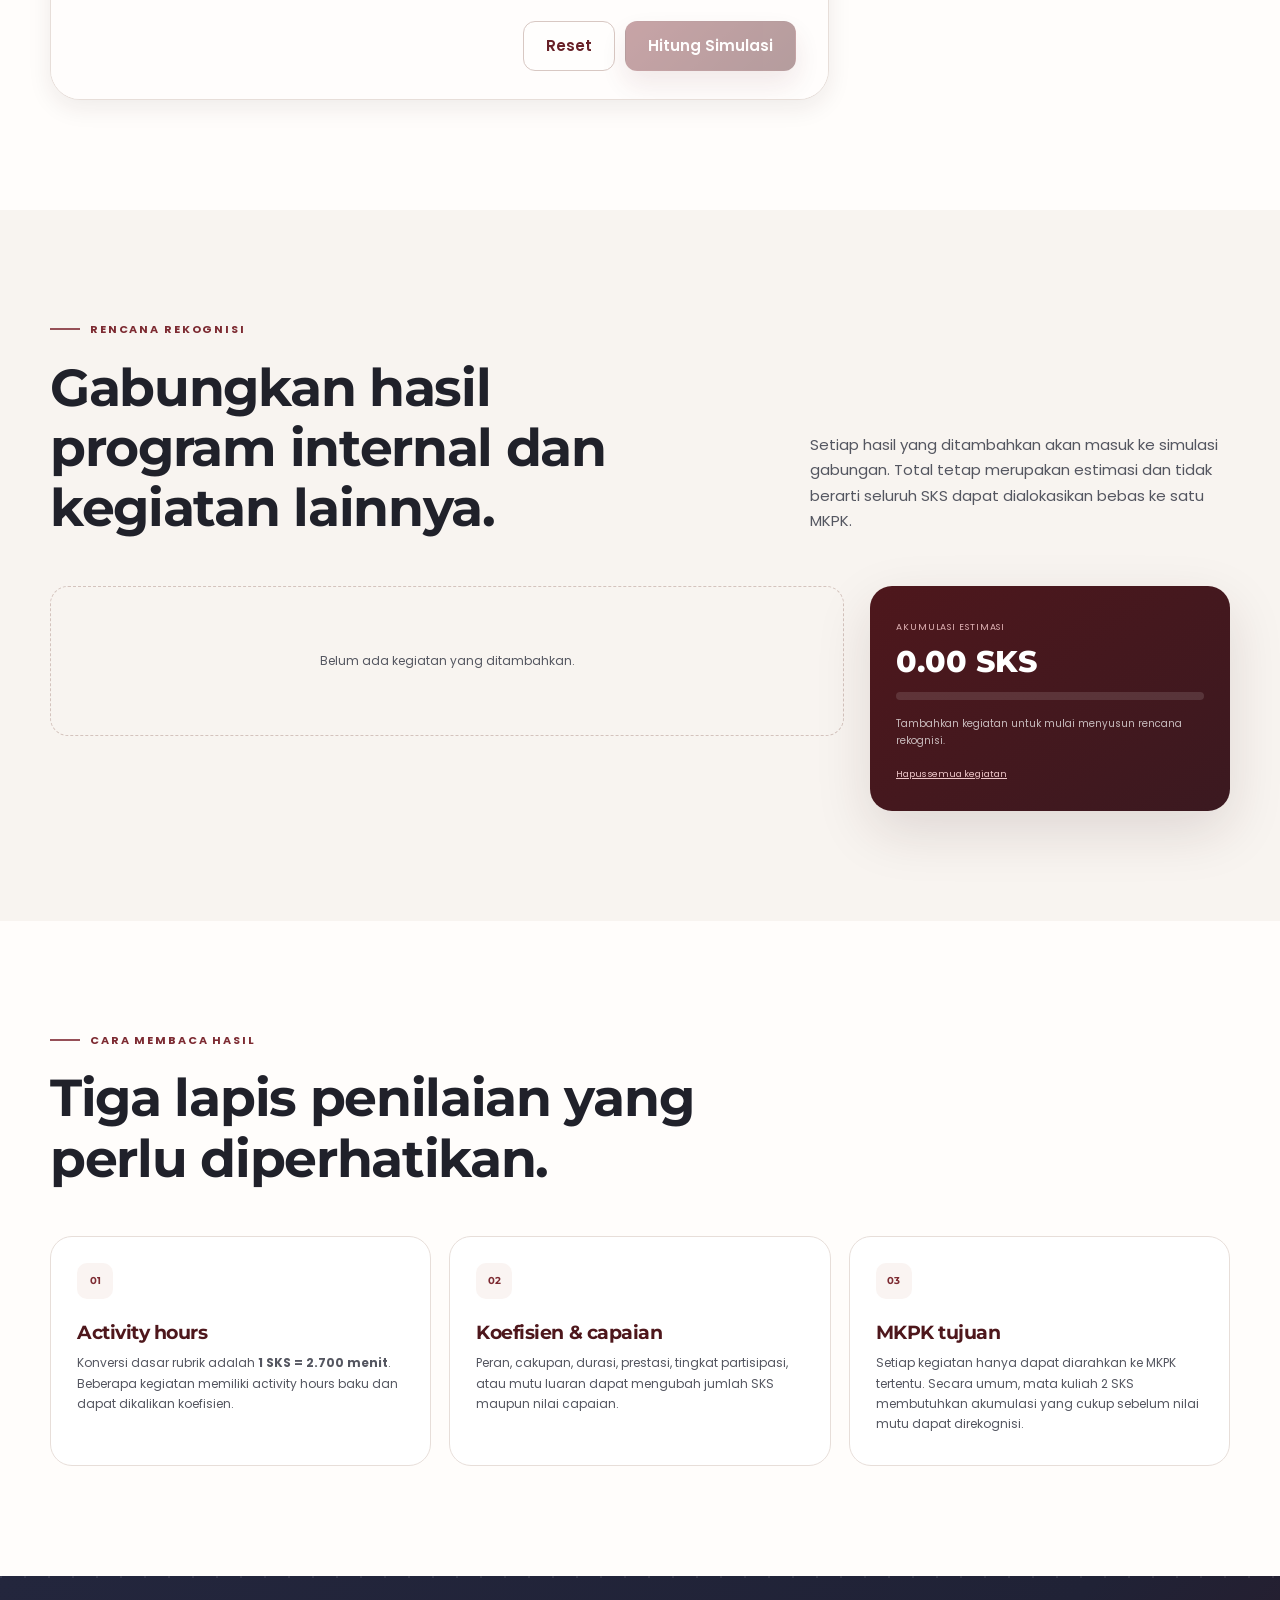
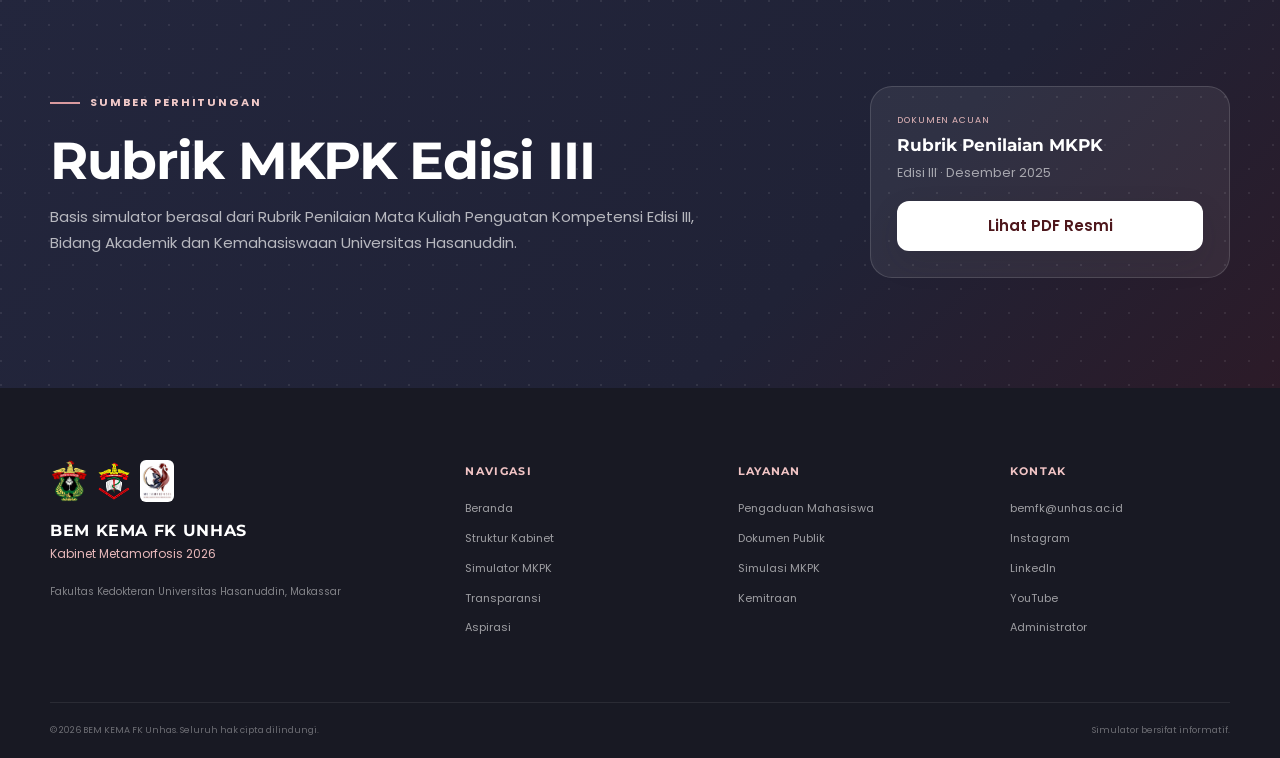
<file: mkpk.html>
<!DOCTYPE html>

<html lang="id">
<head>
<meta charset="utf-8"/>
<meta content="width=device-width, initial-scale=1.0" name="viewport"/>
<meta content="Simulator perhitungan rekognisi Mata Kuliah Penguatan Kompetensi (MKPK) berdasarkan Rubrik MKPK Edisi III Universitas Hasanuddin." name="description"/>
<title>Simulator MKPK | BEM KEMA FK Unhas</title>
<link href="https://fonts.googleapis.com" rel="preconnect"/>
<link crossorigin="" href="https://fonts.gstatic.com" rel="preconnect"/>
<link href="https://fonts.googleapis.com/css2?family=Montserrat:wght@600;700;800&amp;family=Poppins:wght@400;500;600;700&amp;display=swap" rel="stylesheet"/>
<link href="assets/css/styles.css" rel="stylesheet"/>
</head>
<body data-page="mkpk">
<a class="skip-link" href="#main">Lewati ke konten utama</a>
<div class="utility-bar">
<div class="container utility-inner">
<span>Universitas Hasanuddin</span><span class="utility-dot"></span><span>Keluarga Mahasiswa Fakultas Kedokteran</span>
<a href="assets/docs/rubrik-mkpk-edisi-3.pdf" rel="noopener" target="_blank">Rubrik MKPK Edisi III ↗</a>
</div>
</div>
<header class="site-header" id="site-header">
<div class="container header-inner">
<a aria-label="BEM KEMA FK Unhas, kembali ke beranda" class="brand-lockup" href="index.html">
<span class="brand-logo brand-logo--unhas"><img alt="Logo Universitas Hasanuddin" src="assets/img/logo-unhas.png"/></span>
<span class="brand-connector">›</span>
<span class="brand-logo brand-logo--kema"><img alt="Logo KEMA FK Unhas" src="assets/img/logo-kema.png"/></span>
<span class="brand-connector">›</span>
<span class="brand-logo brand-logo--cabinet"><img alt="Logo Kabinet Metamorfosis" src="assets/img/logo-metamorfosis.png"/></span>
<span class="brand-copy"><strong>BEM KEMA FK UNHAS</strong><small>Kabinet Metamorfosis 2026</small></span>
</a>
<button aria-controls="primary-nav" aria-expanded="false" aria-label="Buka menu navigasi" class="nav-toggle" type="button"><span></span><span></span><span></span></button>
<nav aria-label="Navigasi utama" class="primary-nav" id="primary-nav">
<a data-nav="home" href="index.html">Beranda</a><a href="index.html#tentang">Tentang</a><a data-nav="struktur" href="struktur.html">Struktur</a><a href="index.html#program">Program</a><a data-nav="mkpk" href="mkpk.html">MKPK</a><a data-nav="transparansi" href="transparansi.html">Transparansi</a><a class="nav-cta" data-nav="aspirasi" href="aspirasi.html">Sampaikan Aspirasi</a>
</nav>
</div>
</header>
<main id="main">
<section class="page-hero page-hero--mkpk">
<div class="page-hero-pattern"></div>
<div class="container mkpk-hero-grid">
<div class="reveal">
<div class="eyebrow eyebrow--light"><span></span>Academic Tools</div>
<h1>Simulator Rekognisi MKPK</h1>
<p>Hitung estimasi SKS dari aktivitas kemahasiswaan secara interaktif. Pertanyaan akan berubah sesuai kegiatan yang dipilih, sehingga Anda hanya mengisi parameter yang memang relevan.</p>
<div class="mkpk-hero-actions">
<a class="button button--light" href="#simulator">Mulai Simulasi</a>
<a class="button mkpk-button-outline" href="assets/docs/rubrik-mkpk-edisi-3.pdf" rel="noopener" target="_blank">Buka Rubrik Resmi ↗</a>
</div>
</div>
<div class="mkpk-hero-panel reveal reveal-delay-1">
<div class="mkpk-hero-metric"><small>Klaster mahasiswa</small><strong>8</strong></div>
<div class="mkpk-hero-metric"><small>Basis activity hours</small><strong>2.700 <em>menit/SKS</em></strong></div>
<div class="mkpk-hero-metric"><small>Sumber</small><strong>Edisi III <em>Des 2025</em></strong></div>
<div aria-hidden="true" class="mkpk-hero-lines"><i></i><i></i><i></i></div>
</div>
</div>
</section>
<section class="mkpk-disclaimer">
<div class="container">
<div class="mkpk-alert reveal">
<span class="mkpk-alert-icon">i</span>
<div><strong>Simulator informatif, bukan keputusan akademik.</strong><p>Hasil adalah estimasi berdasarkan Rubrik MKPK Edisi III. Rekognisi resmi tetap memerlukan validasi dokumen, eligibility, serta persetujuan pihak Universitas/Fakultas. Kegiatan berbasis fakultas yang memerlukan kurasi universitas tidak dimasukkan.</p></div>
</div>
</div>
</section>
<section class="section mkpk-simulator-section" id="simulator">
<div class="container">
<div class="section-heading reveal">
<div><div class="eyebrow"><span></span>Simulasi Interaktif</div><h2>Mulai dari program internal atau pilih kegiatan secara manual.</h2></div>
<p>Program internal yang telah dipetakan oleh administrator dapat langsung membuka aktivitas rubrik yang relevan. Untuk aktivitas lain, gunakan pilihan klaster seperti sebelumnya.</p>
</div>
<div class="mkpk-workspace">
<div class="mkpk-builder reveal">
<div class="mkpk-step mkpk-source-step" id="source-step">
<div class="mkpk-step-head">
<span>01</span>
<div>
<strong>Pilih sumber kegiatan</strong>
<small>Gunakan program internal jika kegiatan sudah didaftarkan oleh administrator.</small>
</div>
</div>
<div class="mkpk-mode-grid" id="mkpk-mode-grid">
<button class="mkpk-mode-card mkpk-mode-card--internal" data-mkpk-mode="internal" type="button">
<div class="mkpk-mode-icon">⌂</div>
<div>
<small>Jalur cepat</small>
<strong>Program Internal KEMA</strong>
<p>Pilih program kerja yang telah dipetakan ke aktivitas pada Rubrik MKPK.</p>
</div>
<b>→</b>
</button>
<button class="mkpk-mode-card" data-mkpk-mode="external" type="button">
<div class="mkpk-mode-icon">◇</div>
<div>
<small>Simulator umum</small>
<strong>Kegiatan Lainnya</strong>
<p>Kompetisi, organisasi, seminar, volunteer, publikasi, dan aktivitas lainnya.</p>
</div>
<b>→</b>
</button>
</div>
<div class="mkpk-mode-current" hidden="" id="mkpk-mode-current">
<span>Mode simulasi</span>
<div>
<button data-switch-mode="internal" type="button">Program Internal</button>
<button data-switch-mode="external" type="button">Kegiatan Lainnya</button>
</div>
</div>
</div><div class="mkpk-step mkpk-internal-step" hidden="" id="internal-program-step">
<div class="mkpk-step-head">
<span>02</span>
<div>
<strong>Pilih program internal</strong>
<small>Daftar ini berasal dari Program Kerja MKPK yang dipublikasikan melalui Admin Panel.</small>
</div>
</div>
<div class="mkpk-internal-toolbar">
<label class="mkpk-search-field" for="internal-program-search">
<span>Cari program kerja</span>
<div><b>⌕</b><input autocomplete="off" id="internal-program-search" placeholder="Cari nama program..." type="search"/></div>
</label>
<label class="mkpk-internal-filter">
<span>Kementerian</span>
<select id="internal-ministry-filter"><option value="all">Semua kementerian</option></select>
</label>
</div>
<div class="mkpk-internal-program-grid" id="internal-program-grid"></div>
<div class="mkpk-internal-empty" hidden="" id="internal-program-empty">
<strong>Belum ada program internal yang tersedia.</strong>
<p>Administrator dapat menambahkan dan mempublikasikan program melalui menu <b>Program Kerja MKPK</b>.</p>
</div>
<div class="mkpk-internal-role-panel" hidden="" id="internal-role-panel">
<div class="mkpk-internal-program-selected">
<span id="internal-selected-ministry">Program Internal</span>
<strong id="internal-selected-name">—</strong>
<p id="internal-selected-description"></p>
</div>
<div class="mkpk-internal-role-control">
<label class="mkpk-field">
<span>Peran Anda dalam program</span>
<select id="internal-role-select"><option value="">Pilih peran...</option></select>
<small>Peran menentukan aktivitas rubrik yang akan dibuka secara otomatis.</small>
</label>
<div class="mkpk-internal-mapping" id="internal-mapping-preview">
<small>Pemetaan rubrik</small>
<strong>Pilih peran untuk melihat aktivitas MKPK.</strong>
</div>
</div>
</div>
</div><div class="mkpk-step" hidden="" id="category-step">
<div class="mkpk-step-head"><span>02</span><div><strong>Pilih klaster kegiatan</strong><small>Untuk kegiatan di luar program internal KEMA FK Unhas.</small></div></div>
<div class="mkpk-category-grid" id="mkpk-category-grid"></div>
</div>
<div class="mkpk-step mkpk-step--locked" hidden="" id="activity-step">
<div class="mkpk-step-head"><span>03</span><div><strong>Pilih kegiatan</strong><small>Cari atau pilih aktivitas dari rubrik.</small></div></div>
<div class="mkpk-activity-picker">
<label class="mkpk-search-field" for="mkpk-search"><span>Cari kegiatan</span><div><b>⌕</b><input autocomplete="off" id="mkpk-search" placeholder="Contoh: kepengurusan, seminar, PKM..." type="search"/></div></label>
<div aria-label="Daftar kegiatan" class="mkpk-activity-list" id="mkpk-activity-list" role="listbox"></div>
</div>
</div>
<div class="mkpk-step mkpk-step--locked" id="detail-step">
<div class="mkpk-step-head"><span>04</span><div><strong>Sesuaikan detail capaian</strong><small id="detail-caption">Pertanyaan mengikuti ketentuan kegiatan.</small></div></div>
<div class="mkpk-selected-activity" hidden="" id="selected-activity"></div>
<form class="mkpk-detail-form" id="mkpk-detail-form"></form>
</div>
<div class="mkpk-action-row">
<button class="button button--ghost" id="mkpk-reset" type="button">Reset</button>
<button class="button button--primary" disabled="" id="mkpk-calculate" type="button">Hitung Simulasi</button>
</div>
</div>
<aside class="mkpk-result-panel reveal reveal-delay-1" id="mkpk-result-panel">
<div class="mkpk-result-empty" id="mkpk-result-empty">
<div class="mkpk-result-symbol">Σ</div><strong>Hasil simulasi akan muncul di sini.</strong><p>Pilih klaster dan kegiatan terlebih dahulu, lalu lengkapi detail yang diminta.</p>
</div>
<div class="mkpk-result-content" hidden="" id="mkpk-result-content">
<div class="mkpk-result-kicker">Estimasi hasil</div>
<div class="mkpk-result-score"><strong id="result-sks">0.00</strong><span>SKS</span></div>
<div class="mkpk-result-status" id="result-status"></div>
<div class="mkpk-result-breakdown" id="result-breakdown"></div>
<div class="mkpk-result-subtitle">MKPK yang berpotensi direkognisi</div>
<div class="mkpk-course-list" id="result-courses"></div>
<div class="mkpk-result-subtitle">Dokumen &amp; catatan</div>
<div class="mkpk-result-notes" id="result-notes"></div>
<button class="button button--primary mkpk-add-plan" id="mkpk-add-plan" type="button">+ Tambahkan ke Rencana Rekognisi</button>
</div>
</aside>
</div>
</div>
</section>
<section class="section section--soft" id="rencana">
<div class="container">
<div class="section-heading reveal">
<div><div class="eyebrow"><span></span>Rencana Rekognisi</div><h2>Gabungkan hasil program internal dan kegiatan lainnya.</h2></div>
<p>Setiap hasil yang ditambahkan akan masuk ke simulasi gabungan. Total tetap merupakan estimasi dan tidak berarti seluruh SKS dapat dialokasikan bebas ke satu MKPK.</p>
</div>
<div class="mkpk-plan-grid">
<div class="mkpk-plan-list reveal" id="mkpk-plan-list"><div class="mkpk-plan-empty" id="mkpk-plan-empty">Belum ada kegiatan yang ditambahkan.</div></div>
<div class="mkpk-plan-summary reveal reveal-delay-1">
<small>Akumulasi estimasi</small><strong><span id="plan-total">0.00</span> SKS</strong><div class="mkpk-plan-meter"><i id="plan-meter"></i></div><p id="plan-summary-text">Tambahkan kegiatan untuk mulai menyusun rencana rekognisi.</p><button class="mkpk-text-button" id="clear-plan" type="button">Hapus semua kegiatan</button>
</div>
</div>
</div>
</section>
<section class="section" id="cara-baca">
<div class="container">
<div class="section-heading reveal"><div><div class="eyebrow"><span></span>Cara Membaca Hasil</div><h2>Tiga lapis penilaian yang perlu diperhatikan.</h2></div></div>
<div class="mkpk-explain-grid">
<article class="mkpk-explain-card reveal"><span>01</span><h3>Activity hours</h3><p>Konversi dasar rubrik adalah <strong>1 SKS = 2.700 menit</strong>. Beberapa kegiatan memiliki activity hours baku dan dapat dikalikan koefisien.</p></article>
<article class="mkpk-explain-card reveal reveal-delay-1"><span>02</span><h3>Koefisien &amp; capaian</h3><p>Peran, cakupan, durasi, prestasi, tingkat partisipasi, atau mutu luaran dapat mengubah jumlah SKS maupun nilai capaian.</p></article>
<article class="mkpk-explain-card reveal reveal-delay-2"><span>03</span><h3>MKPK tujuan</h3><p>Setiap kegiatan hanya dapat diarahkan ke MKPK tertentu. Secara umum, mata kuliah 2 SKS membutuhkan akumulasi yang cukup sebelum nilai mutu dapat direkognisi.</p></article>
</div>
</div>
</section>
<section class="section section--dark mkpk-source">
<div class="container mkpk-source-grid">
<div class="reveal"><div class="eyebrow eyebrow--light"><span></span>Sumber Perhitungan</div><h2>Rubrik MKPK Edisi III</h2><p>Basis simulator berasal dari Rubrik Penilaian Mata Kuliah Penguatan Kompetensi Edisi III, Bidang Akademik dan Kemahasiswaan Universitas Hasanuddin.</p></div>
<div class="mkpk-source-card reveal reveal-delay-1"><span>Dokumen acuan</span><strong>Rubrik Penilaian MKPK</strong><small>Edisi III · Desember 2025</small><a class="button button--light" href="assets/docs/rubrik-mkpk-edisi-3.pdf" rel="noopener" target="_blank">Lihat PDF Resmi</a></div>
</div>
</section>
</main>
<footer class="site-footer" id="kontak">
<div class="container footer-grid">
<div class="footer-brand"><div class="footer-logos"><img alt="Logo Universitas Hasanuddin" src="assets/img/logo-unhas.png"/><img alt="Logo KEMA FK Unhas" src="assets/img/logo-kema.png"/><img alt="Logo Kabinet Metamorfosis" src="assets/img/logo-metamorfosis.png"/></div><h3>BEM KEMA FK UNHAS</h3><p>Kabinet Metamorfosis 2026</p><small>Fakultas Kedokteran Universitas Hasanuddin, Makassar</small></div>
<div><h4>Navigasi</h4><a href="index.html">Beranda</a><a href="struktur.html">Struktur Kabinet</a><a href="mkpk.html">Simulator MKPK</a><a href="transparansi.html">Transparansi</a><a href="aspirasi.html">Aspirasi</a></div>
<div><h4>Layanan</h4><a href="aspirasi.html#form-aspirasi">Pengaduan Mahasiswa</a><a href="transparansi.html#dokumen">Dokumen Publik</a><a href="mkpk.html">Simulasi MKPK</a><a href="mailto:bemfk@unhas.ac.id">Kemitraan</a></div>
<div><h4>Kontak</h4><a href="mailto:bemfk@unhas.ac.id">bemfk@unhas.ac.id</a><a href="#">Instagram</a><a href="#">LinkedIn</a><a href="#">YouTube</a><a href="admin/login.html">Administrator</a></div>
</div>
<div class="container footer-bottom"><span>© 2026 BEM KEMA FK Unhas. Seluruh hak cipta dilindungi.</span><span>Simulator bersifat informatif.</span></div>
</footer>
<script src="assets/js/main.js"></script>
<script src="assets/js/mkpk.js"></script>
</body>
</html>
</file>
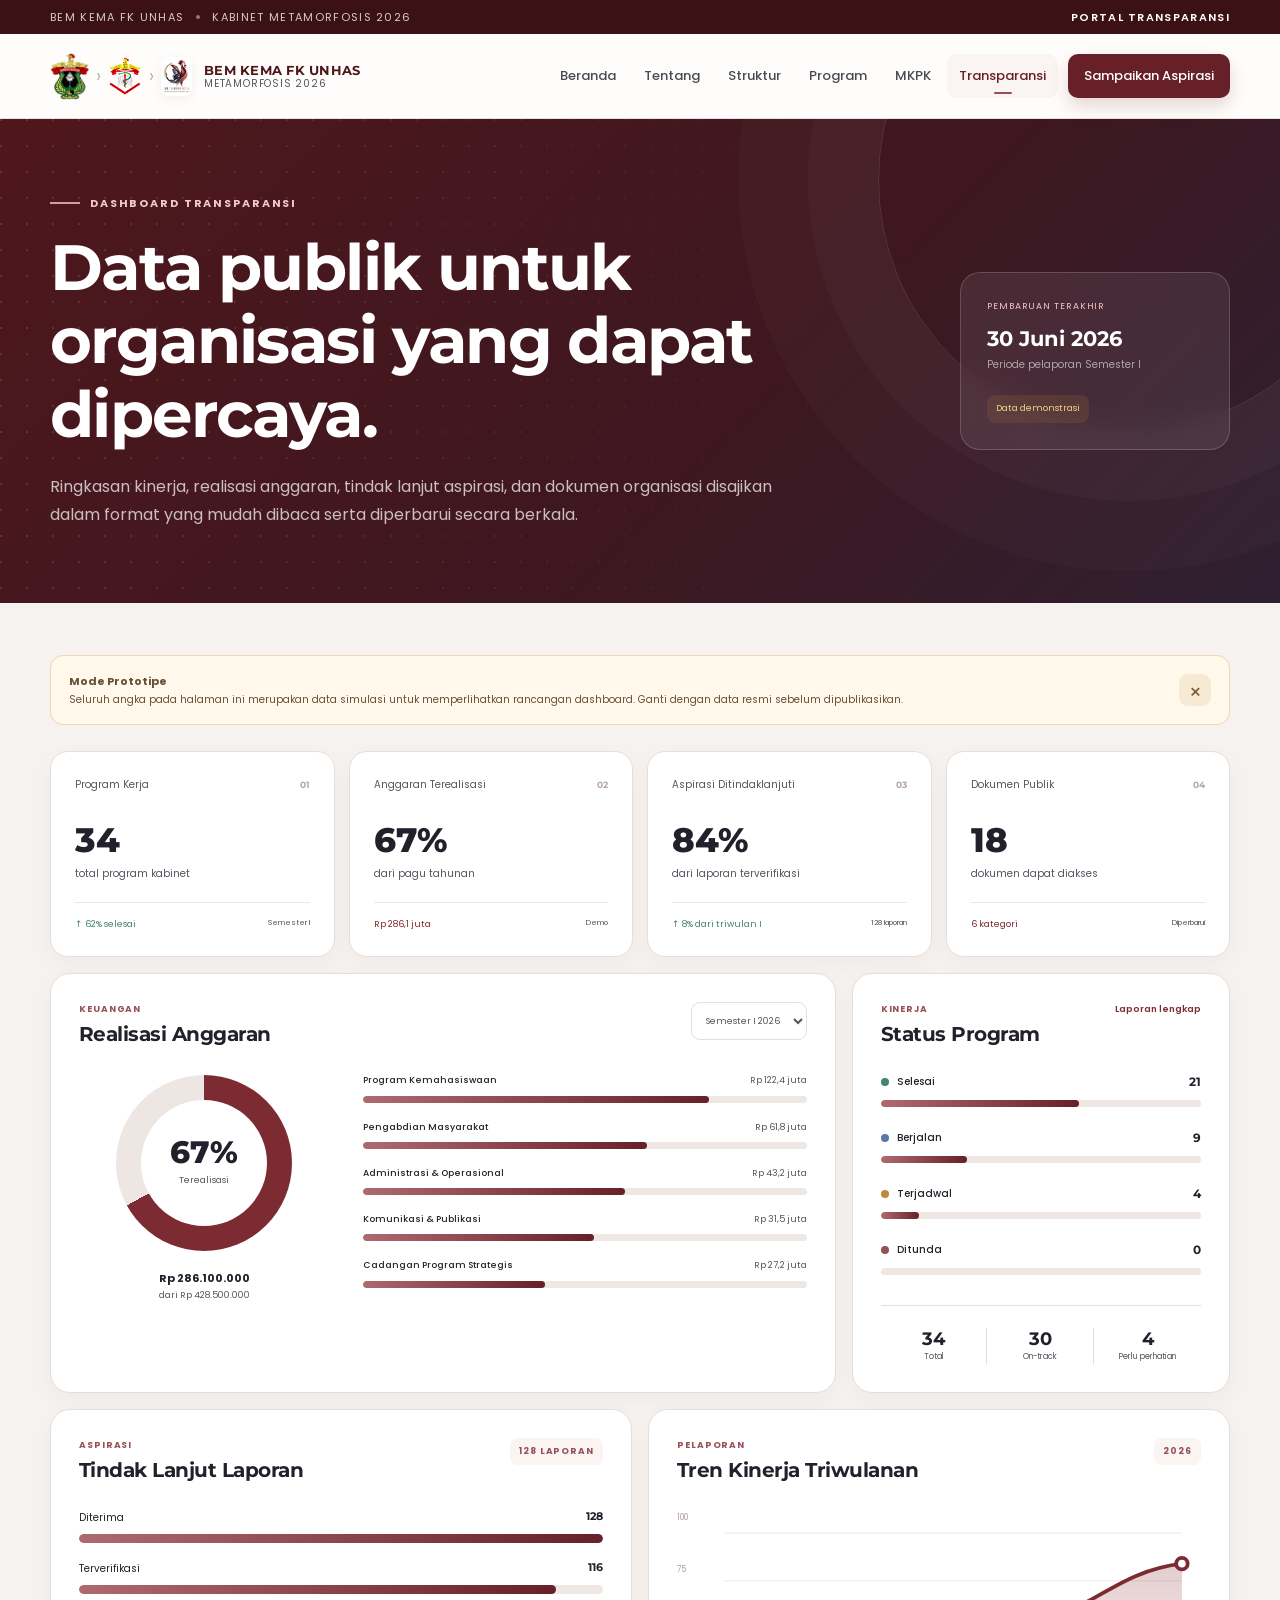
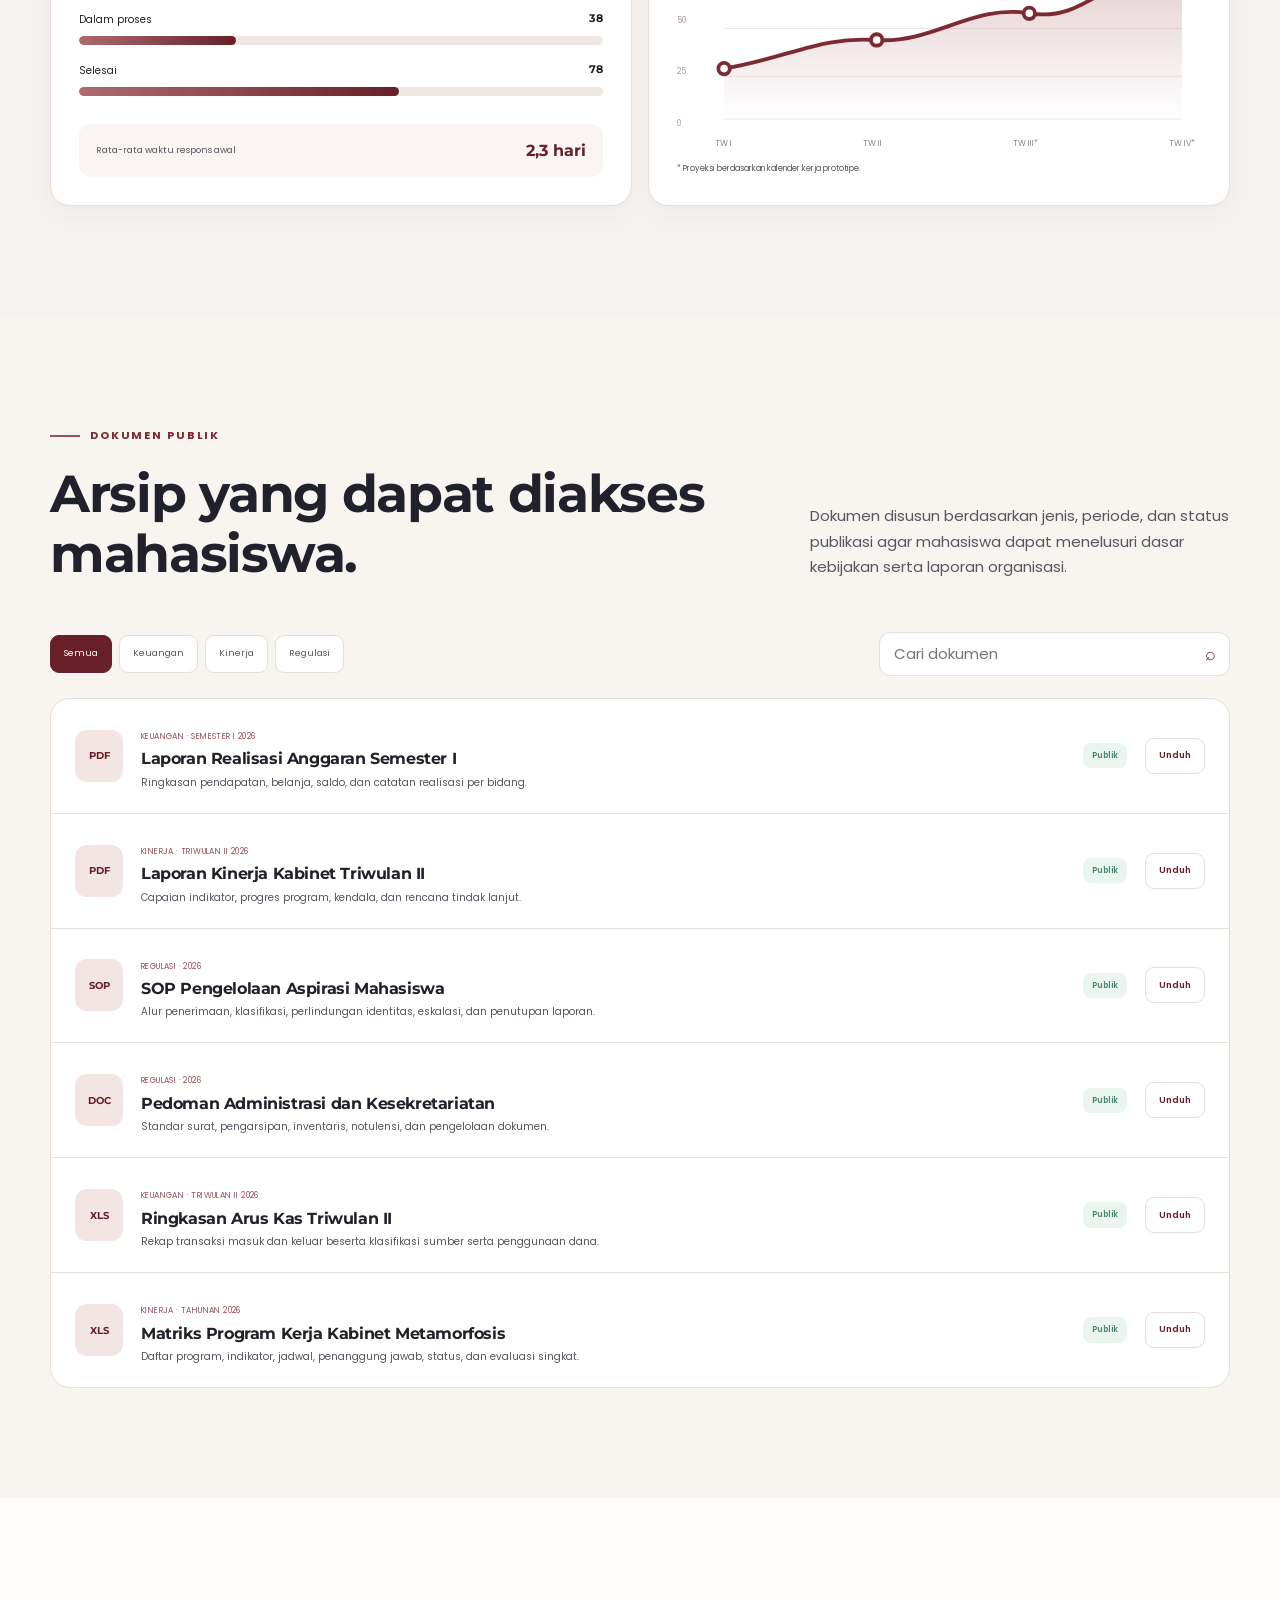
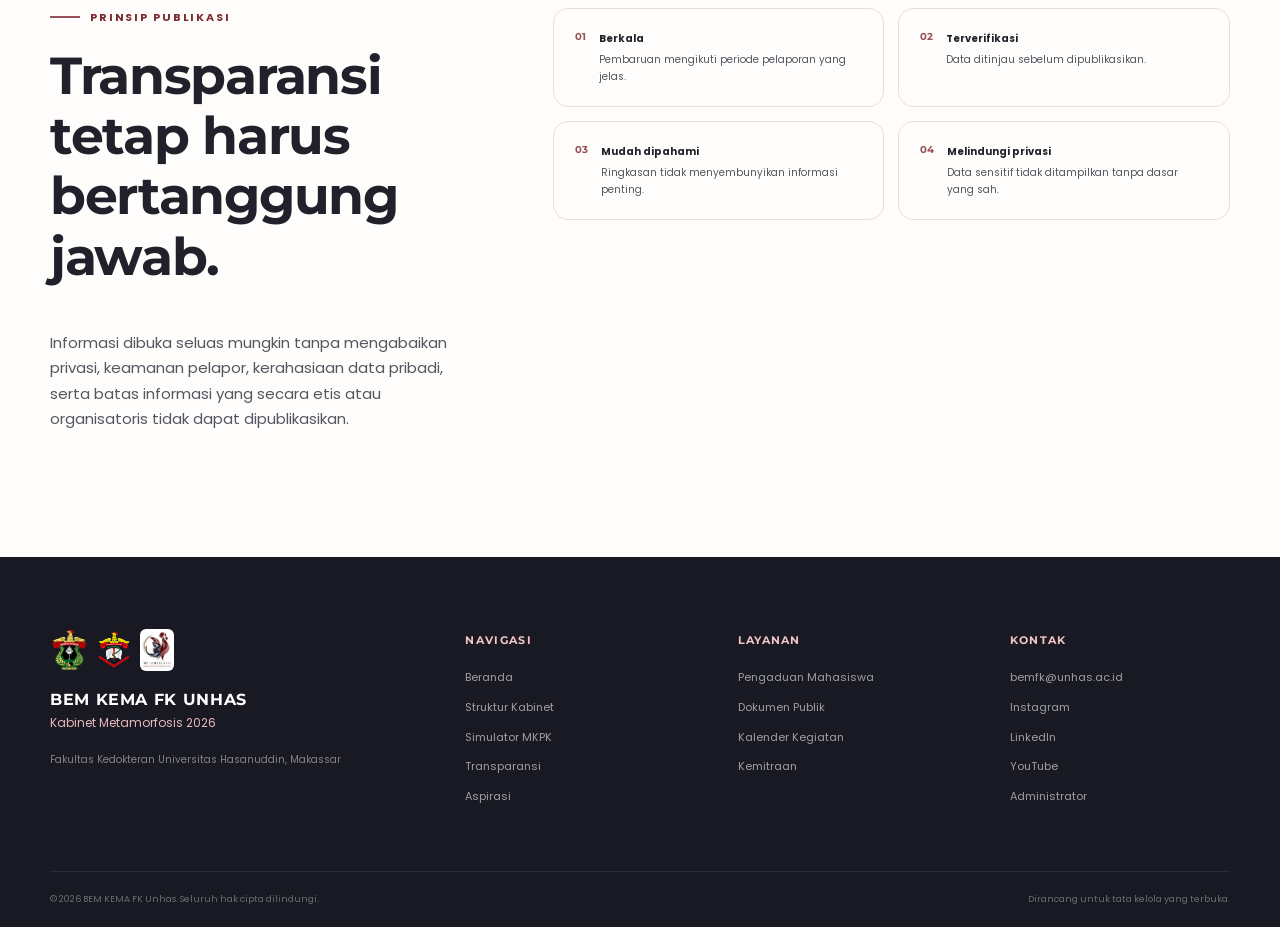
<file: transparansi.html>
<!DOCTYPE html>

<html lang="id">
<head>
<meta charset="utf-8"/>
<meta content="width=device-width, initial-scale=1" name="viewport"/>
<meta content="Dashboard transparansi BEM KEMA FK Unhas Kabinet Metamorfosis 2026." name="description"/>
<meta content="#6f2228" name="theme-color"/>
<title>Dashboard Transparansi | BEM KEMA FK Unhas</title>
<link href="assets/img/favicon.png" rel="icon" type="image/png"/>
<link href="https://fonts.googleapis.com" rel="preconnect"/>
<link crossorigin="" href="https://fonts.gstatic.com" rel="preconnect"/>
<link href="https://fonts.googleapis.com/css2?family=Montserrat:wght@500;600;700;800&amp;family=Poppins:wght@400;500;600;700&amp;display=swap" rel="stylesheet"/>
<link href="assets/css/styles.css" rel="stylesheet"/>
</head>
<body data-page="transparansi">
<a class="skip-link" href="#main">Lewati ke konten utama</a>
<div class="utility-bar"><div class="container utility-inner"><span>BEM KEMA FK UNHAS</span><span class="utility-dot"></span><span>Kabinet Metamorfosis 2026</span><a href="transparansi.html">Portal Transparansi</a></div></div>
<header class="site-header" id="site-header">
<div class="container header-inner">
<a aria-label="Beranda BEM KEMA FK Unhas" class="brand-lockup" href="index.html"><span class="brand-logo brand-logo--unhas"><img alt="Logo Universitas Hasanuddin" src="assets/img/logo-unhas.png"/></span><span class="brand-connector">›</span><span class="brand-logo brand-logo--kema"><img alt="Logo Keluarga Mahasiswa Fakultas Kedokteran Unhas" src="assets/img/logo-kema.png"/></span><span class="brand-connector">›</span><span class="brand-logo brand-logo--cabinet"><img alt="Logo Kabinet Metamorfosis" src="assets/img/logo-metamorfosis.png"/></span><span class="brand-copy"><strong>BEM KEMA FK UNHAS</strong><small>Metamorfosis 2026</small></span></a>
<button aria-controls="primary-nav" aria-expanded="false" aria-label="Buka menu navigasi" class="nav-toggle" type="button"><span></span><span></span><span></span></button>
<nav aria-label="Navigasi utama" class="primary-nav" id="primary-nav"><a data-nav="home" href="index.html">Beranda</a><a href="index.html#tentang">Tentang</a><a data-nav="struktur" href="struktur.html">Struktur</a><a href="index.html#program">Program</a><a data-nav="mkpk" href="mkpk.html">MKPK</a><a data-nav="transparansi" href="transparansi.html">Transparansi</a><a class="nav-cta" data-nav="aspirasi" href="aspirasi.html">Sampaikan Aspirasi</a></nav>
</div>
</header>
<main id="main">
<section class="page-hero page-hero--transparency">
<div class="page-hero-pattern"></div>
<div class="container dashboard-hero-grid">
<div class="reveal"><div class="eyebrow eyebrow--light"><span></span>Dashboard Transparansi</div><h1>Data publik untuk organisasi yang dapat dipercaya.</h1><p>Ringkasan kinerja, realisasi anggaran, tindak lanjut aspirasi, dan dokumen organisasi disajikan dalam format yang mudah dibaca serta diperbarui secara berkala.</p></div>
<div class="update-card reveal reveal-delay-1"><span>Pembaruan terakhir</span><strong>30 Juni 2026</strong><small>Periode pelaporan Semester I</small><i>Data demonstrasi</i></div>
</div>
</section>
<section class="dashboard-section">
<div class="container">
<div class="demo-banner reveal"><div><strong>Mode Prototipe</strong><span>Seluruh angka pada halaman ini merupakan data simulasi untuk memperlihatkan rancangan dashboard. Ganti dengan data resmi sebelum dipublikasikan.</span></div><button aria-label="Tutup pemberitahuan" class="demo-close" type="button">×</button></div>
<div class="metric-grid">
<article class="metric-card reveal"><div class="metric-label"><span>Program Kerja</span><b>01</b></div><strong class="counter" data-target="34">0</strong><p>total program kabinet</p><div class="metric-foot"><span class="trend trend--up">↑ 62% selesai</span><small>Semester I</small></div></article>
<article class="metric-card reveal reveal-delay-1"><div class="metric-label"><span>Anggaran Terealisasi</span><b>02</b></div><strong><span class="counter" data-target="67">0</span>%</strong><p>dari pagu tahunan</p><div class="metric-foot"><span class="trend trend--neutral">Rp 286,1 juta</span><small>Demo</small></div></article>
<article class="metric-card reveal reveal-delay-2"><div class="metric-label"><span>Aspirasi Ditindaklanjuti</span><b>03</b></div><strong><span class="counter" data-target="84">0</span>%</strong><p>dari laporan terverifikasi</p><div class="metric-foot"><span class="trend trend--up">↑ 8% dari triwulan I</span><small>128 laporan</small></div></article>
<article class="metric-card reveal reveal-delay-3"><div class="metric-label"><span>Dokumen Publik</span><b>04</b></div><strong class="counter" data-target="18">0</strong><p>dokumen dapat diakses</p><div class="metric-foot"><span class="trend trend--neutral">6 kategori</span><small>Diperbarui</small></div></article>
</div>
<div class="dashboard-grid dashboard-grid--primary">
<article class="dashboard-card budget-card reveal">
<div class="card-heading"><div><span>Keuangan</span><h2>Realisasi Anggaran</h2></div><select aria-label="Pilih periode"><option>Semester I 2026</option><option>Triwulan II 2026</option><option>Triwulan I 2026</option></select></div>
<div class="budget-layout">
<div class="donut-wrap"><div class="donut" style="--value:67"><div><strong>67%</strong><span>Terealisasi</span></div></div><p><strong>Rp 286.100.000</strong><span>dari Rp 428.500.000</span></p></div>
<div class="allocation-list">
<div><span><b>Program Kemahasiswaan</b><em>Rp 122,4 juta</em></span><i><u style="width:78%"></u></i></div>
<div><span><b>Pengabdian Masyarakat</b><em>Rp 61,8 juta</em></span><i><u style="width:64%"></u></i></div>
<div><span><b>Administrasi &amp; Operasional</b><em>Rp 43,2 juta</em></span><i><u style="width:59%"></u></i></div>
<div><span><b>Komunikasi &amp; Publikasi</b><em>Rp 31,5 juta</em></span><i><u style="width:52%"></u></i></div>
<div><span><b>Cadangan Program Strategis</b><em>Rp 27,2 juta</em></span><i><u style="width:41%"></u></i></div>
</div>
</div>
</article>
<article class="dashboard-card status-card reveal reveal-delay-1">
<div class="card-heading"><div><span>Kinerja</span><h2>Status Program</h2></div><a href="#dokumen">Laporan lengkap</a></div>
<div aria-label="Distribusi status program kerja" class="status-chart">
<div class="status-row"><div><span class="status-dot status-dot--green"></span><b>Selesai</b></div><strong>21</strong><i><u style="width:62%"></u></i></div>
<div class="status-row"><div><span class="status-dot status-dot--blue"></span><b>Berjalan</b></div><strong>9</strong><i><u style="width:27%"></u></i></div>
<div class="status-row"><div><span class="status-dot status-dot--amber"></span><b>Terjadwal</b></div><strong>4</strong><i><u style="width:12%"></u></i></div>
<div class="status-row"><div><span class="status-dot status-dot--red"></span><b>Ditunda</b></div><strong>0</strong><i><u style="width:0%"></u></i></div>
</div>
<div class="status-summary"><div><strong>34</strong><span>Total</span></div><div><strong>30</strong><span>On-track</span></div><div><strong>4</strong><span>Perlu perhatian</span></div></div>
</article>
</div>
<div class="dashboard-grid">
<article class="dashboard-card reveal">
<div class="card-heading"><div><span>Aspirasi</span><h2>Tindak Lanjut Laporan</h2></div><span class="small-badge">128 laporan</span></div>
<div class="aspiration-funnel">
<div><span>Diterima</span><strong>128</strong><i><u style="width:100%"></u></i></div>
<div><span>Terverifikasi</span><strong>116</strong><i><u style="width:91%"></u></i></div>
<div><span>Dalam proses</span><strong>38</strong><i><u style="width:30%"></u></i></div>
<div><span>Selesai</span><strong>78</strong><i><u style="width:61%"></u></i></div>
</div>
<div class="response-time"><span>Rata-rata waktu respons awal</span><strong>2,3 hari</strong></div>
</article>
<article class="dashboard-card reveal reveal-delay-1">
<div class="card-heading"><div><span>Pelaporan</span><h2>Tren Kinerja Triwulanan</h2></div><span class="small-badge">2026</span></div>
<div aria-label="Grafik tren kinerja triwulanan" class="line-chart">
<div class="chart-y"><span>100</span><span>75</span><span>50</span><span>25</span><span>0</span></div>
<svg aria-label="Tren kinerja meningkat dari triwulan pertama hingga keempat" role="img" viewbox="0 0 520 220">
<defs><lineargradient id="area" x1="0" x2="0" y1="0" y2="1"><stop offset="0" stop-color="#9b4a50" stop-opacity=".28"></stop><stop offset="1" stop-color="#9b4a50" stop-opacity="0"></stop></lineargradient></defs>
<g class="grid-lines"><line x1="20" x2="500" y1="20" y2="20"></line><line x1="20" x2="500" y1="70" y2="70"></line><line x1="20" x2="500" y1="120" y2="120"></line><line x1="20" x2="500" y1="170" y2="170"></line><line x1="20" x2="500" y1="215" y2="215"></line></g>
<path class="area-path" d="M20,162 C90,150 120,128 180,132 S280,94 340,104 S420,62 500,52 L500,215 L20,215 Z"></path>
<path class="line-path" d="M20,162 C90,150 120,128 180,132 S280,94 340,104 S420,62 500,52"></path>
<g class="chart-points"><circle cx="20" cy="162" r="6"></circle><circle cx="180" cy="132" r="6"></circle><circle cx="340" cy="104" r="6"></circle><circle cx="500" cy="52" r="6"></circle></g>
</svg>
<div class="chart-x"><span>TW I</span><span>TW II</span><span>TW III*</span><span>TW IV*</span></div>
</div>
<small class="chart-note">* Proyeksi berdasarkan kalender kerja prototipe.</small>
</article>
</div>
</div>
</section>
<section class="section section--soft" id="dokumen">
<div class="container">
<div class="section-heading reveal"><div><div class="eyebrow"><span></span>Dokumen Publik</div><h2>Arsip yang dapat diakses mahasiswa.</h2></div><p>Dokumen disusun berdasarkan jenis, periode, dan status publikasi agar mahasiswa dapat menelusuri dasar kebijakan serta laporan organisasi.</p></div>
<div class="document-toolbar reveal"><div class="filter-pills"><button class="is-active" data-doc-filter="all">Semua</button><button data-doc-filter="keuangan">Keuangan</button><button data-doc-filter="kinerja">Kinerja</button><button data-doc-filter="regulasi">Regulasi</button></div><div class="search-box"><input id="document-search" placeholder="Cari dokumen" type="search"/><span>⌕</span></div></div>
<div class="document-list" id="document-list">
<article data-category="keuangan" data-title="laporan realisasi anggaran semester i 2026"><div class="doc-icon">PDF</div><div><small>Keuangan · Semester I 2026</small><h3>Laporan Realisasi Anggaran Semester I</h3><p>Ringkasan pendapatan, belanja, saldo, dan catatan realisasi per bidang.</p></div><span class="doc-status">Publik</span><button type="button">Unduh</button></article>
<article data-category="kinerja" data-title="laporan kinerja kabinet triwulan ii 2026"><div class="doc-icon">PDF</div><div><small>Kinerja · Triwulan II 2026</small><h3>Laporan Kinerja Kabinet Triwulan II</h3><p>Capaian indikator, progres program, kendala, dan rencana tindak lanjut.</p></div><span class="doc-status">Publik</span><button type="button">Unduh</button></article>
<article data-category="regulasi" data-title="standar operasional prosedur pengelolaan aspirasi"><div class="doc-icon">SOP</div><div><small>Regulasi · 2026</small><h3>SOP Pengelolaan Aspirasi Mahasiswa</h3><p>Alur penerimaan, klasifikasi, perlindungan identitas, eskalasi, dan penutupan laporan.</p></div><span class="doc-status">Publik</span><button type="button">Unduh</button></article>
<article data-category="regulasi" data-title="pedoman administrasi dan kesekretariatan"><div class="doc-icon">DOC</div><div><small>Regulasi · 2026</small><h3>Pedoman Administrasi dan Kesekretariatan</h3><p>Standar surat, pengarsipan, inventaris, notulensi, dan pengelolaan dokumen.</p></div><span class="doc-status">Publik</span><button type="button">Unduh</button></article>
<article data-category="keuangan" data-title="ringkasan arus kas triwulan ii"><div class="doc-icon">XLS</div><div><small>Keuangan · Triwulan II 2026</small><h3>Ringkasan Arus Kas Triwulan II</h3><p>Rekap transaksi masuk dan keluar beserta klasifikasi sumber serta penggunaan dana.</p></div><span class="doc-status">Publik</span><button type="button">Unduh</button></article>
<article data-category="kinerja" data-title="matriks program kerja kabinet metamorfosis"><div class="doc-icon">XLS</div><div><small>Kinerja · Tahunan 2026</small><h3>Matriks Program Kerja Kabinet Metamorfosis</h3><p>Daftar program, indikator, jadwal, penanggung jawab, status, dan evaluasi singkat.</p></div><span class="doc-status">Publik</span><button type="button">Unduh</button></article>
</div>
<p class="empty-state" hidden="" id="document-empty">Dokumen tidak ditemukan.</p>
</div>
</section>
<section class="section">
<div class="container accountability-grid">
<div class="accountability-copy reveal"><div class="eyebrow"><span></span>Prinsip Publikasi</div><h2>Transparansi tetap harus bertanggung jawab.</h2><p>Informasi dibuka seluas mungkin tanpa mengabaikan privasi, keamanan pelapor, kerahasiaan data pribadi, serta batas informasi yang secara etis atau organisatoris tidak dapat dipublikasikan.</p></div>
<div class="accountability-points reveal reveal-delay-1"><div><span>01</span><p><strong>Berkala</strong> Pembaruan mengikuti periode pelaporan yang jelas.</p></div><div><span>02</span><p><strong>Terverifikasi</strong> Data ditinjau sebelum dipublikasikan.</p></div><div><span>03</span><p><strong>Mudah dipahami</strong> Ringkasan tidak menyembunyikan informasi penting.</p></div><div><span>04</span><p><strong>Melindungi privasi</strong> Data sensitif tidak ditampilkan tanpa dasar yang sah.</p></div></div>
</div>
</section>
</main>
<footer class="site-footer">
<div class="container footer-grid"><div class="footer-brand"><div class="footer-logos"><img alt="Logo Universitas Hasanuddin" src="assets/img/logo-unhas.png"/><img alt="Logo KEMA FK Unhas" src="assets/img/logo-kema.png"/><img alt="Logo Kabinet Metamorfosis" src="assets/img/logo-metamorfosis.png"/></div><h3>BEM KEMA FK UNHAS</h3><p>Kabinet Metamorfosis 2026</p><small>Fakultas Kedokteran Universitas Hasanuddin, Makassar</small></div><div><h4>Navigasi</h4><a href="index.html">Beranda</a><a href="struktur.html">Struktur Kabinet</a><a href="mkpk.html">Simulator MKPK</a><a href="transparansi.html">Transparansi</a><a href="aspirasi.html">Aspirasi</a></div><div><h4>Layanan</h4><a href="aspirasi.html#form-aspirasi">Pengaduan Mahasiswa</a><a href="#dokumen">Dokumen Publik</a><a href="index.html#agenda">Kalender Kegiatan</a><a href="mailto:bemfk@unhas.ac.id">Kemitraan</a></div><div><h4>Kontak</h4><a href="mailto:bemfk@unhas.ac.id">bemfk@unhas.ac.id</a><a href="#">Instagram</a><a href="#">LinkedIn</a><a href="#">YouTube</a><a href="admin/login.html">Administrator</a></div></div>
<div class="container footer-bottom"><span>© 2026 BEM KEMA FK Unhas. Seluruh hak cipta dilindungi.</span><span>Dirancang untuk tata kelola yang terbuka.</span></div>
</footer>
<script src="assets/js/main.js"></script>
<script src="assets/js/admin-public.js"></script>
</body>
</html>
</file>
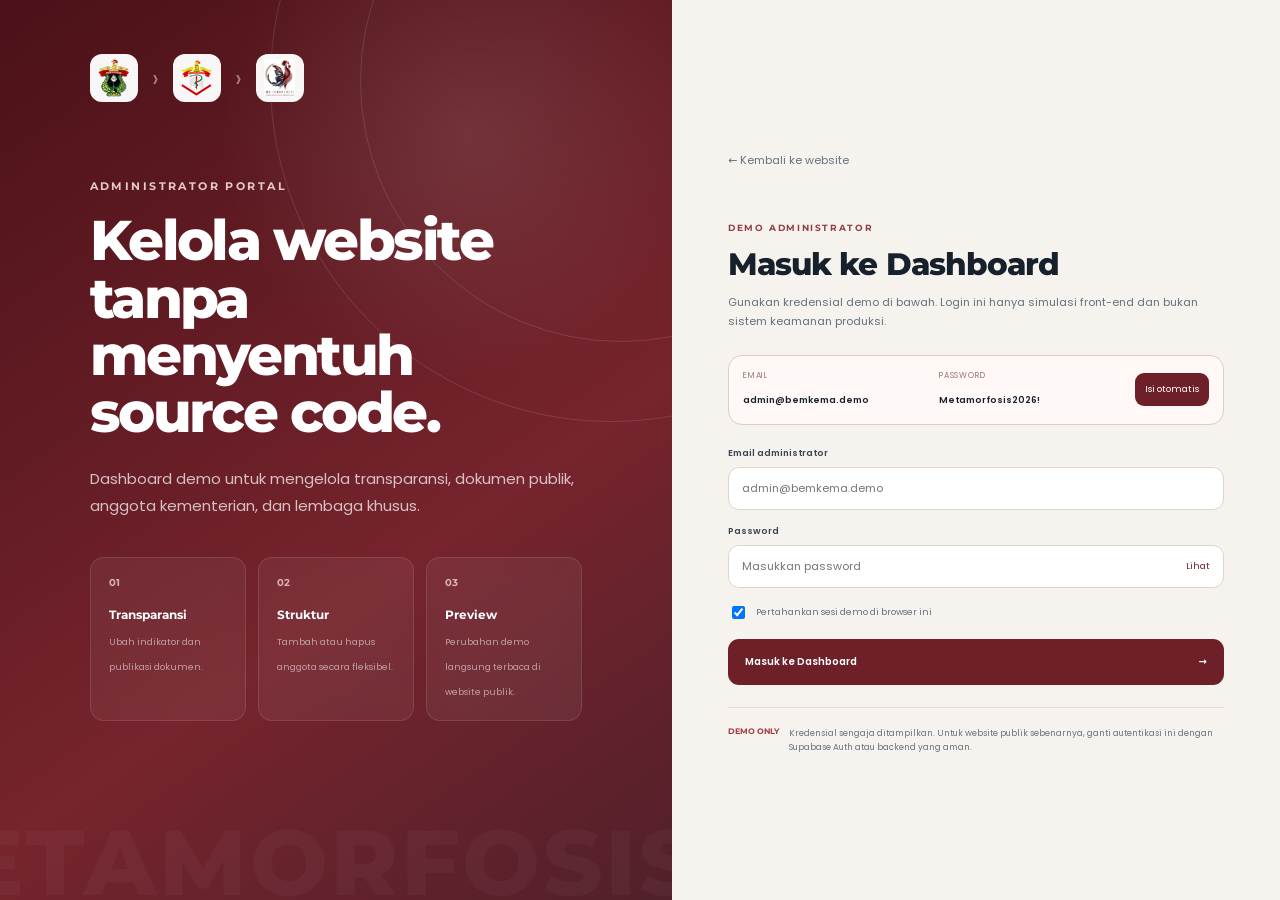
<file: admin/login.html>
<!doctype html>
<html lang="id">
<head>
  <meta charset="utf-8">
  <meta name="viewport" content="width=device-width,initial-scale=1">
  <meta name="robots" content="noindex,nofollow">
  <title>Login Administrator — BEM KEMA FK Unhas</title>
  <link rel="preconnect" href="https://fonts.googleapis.com">
  <link rel="preconnect" href="https://fonts.gstatic.com" crossorigin>
  <link href="https://fonts.googleapis.com/css2?family=Montserrat:wght@600;700;800&family=Poppins:wght@400;500;600;700&display=swap" rel="stylesheet">
  <link rel="stylesheet" href="../assets/css/admin.css">
</head>
<body class="admin-login-body">
  <main class="admin-login-shell">
    <section class="admin-login-brand" aria-label="Identitas BEM KEMA FK Unhas">
      <div class="admin-brand-logos">
        <img src="../assets/img/logo-unhas.png" alt="Logo Universitas Hasanuddin">
        <span>›</span>
        <img src="../assets/img/logo-kema.png" alt="Logo KEMA FK Unhas">
        <span>›</span>
        <img src="../assets/img/logo-metamorfosis.png" alt="Logo Kabinet Metamorfosis">
      </div>
      <div class="admin-login-kicker">Administrator Portal</div>
      <h1>Kelola website tanpa menyentuh source code.</h1>
      <p>Dashboard demo untuk mengelola transparansi, dokumen publik, anggota kementerian, dan lembaga khusus.</p>
      <div class="admin-login-feature-grid">
        <div><span>01</span><strong>Transparansi</strong><small>Ubah indikator dan publikasi dokumen.</small></div>
        <div><span>02</span><strong>Struktur</strong><small>Tambah atau hapus anggota secara fleksibel.</small></div>
        <div><span>03</span><strong>Preview</strong><small>Perubahan demo langsung terbaca di website publik.</small></div>
      </div>
      <div class="admin-login-watermark">METAMORFOSIS</div>
    </section>

    <section class="admin-login-panel">
      <div class="admin-login-card">
        <a class="admin-back-link" href="../index.html">← Kembali ke website</a>
        <div class="admin-login-title">
          <span>Demo administrator</span>
          <h2>Masuk ke Dashboard</h2>
          <p>Gunakan kredensial demo di bawah. Login ini hanya simulasi front-end dan bukan sistem keamanan produksi.</p>
        </div>

        <div class="admin-demo-credentials">
          <div><small>Email</small><code>admin@bemkema.demo</code></div>
          <div><small>Password</small><code>Metamorfosis2026!</code></div>
          <button type="button" id="fill-demo">Isi otomatis</button>
        </div>

        <form id="admin-login-form" class="admin-login-form" novalidate>
          <label>
            <span>Email administrator</span>
            <input type="email" id="admin-email" autocomplete="username" placeholder="admin@bemkema.demo" required>
          </label>
          <label>
            <span>Password</span>
            <div class="admin-password-wrap">
              <input type="password" id="admin-password" autocomplete="current-password" placeholder="Masukkan password" required>
              <button type="button" id="toggle-password" aria-label="Tampilkan password">Lihat</button>
            </div>
          </label>
          <label class="admin-check-row"><input type="checkbox" id="remember-admin" checked><span>Pertahankan sesi demo di browser ini</span></label>
          <div class="admin-login-error" id="login-error" hidden>Email atau password demo tidak sesuai.</div>
          <button class="admin-primary-button admin-login-button" type="submit">Masuk ke Dashboard <span>→</span></button>
        </form>

        <div class="admin-security-note"><strong>DEMO ONLY</strong><span>Kredensial sengaja ditampilkan. Untuk website publik sebenarnya, ganti autentikasi ini dengan Supabase Auth atau backend yang aman.</span></div>
      </div>
    </section>
  </main>
  <script>
    (() => {
      "use strict";

      const EMAIL = "admin@bemkema.demo";
      const PASSWORD = "Metamorfosis2026!";
      const SESSION_KEY = "bem_admin_session";

      const form = document.getElementById("admin-login-form");
      const email = document.getElementById("admin-email");
      const password = document.getElementById("admin-password");
      const error = document.getElementById("login-error");
      const remember = document.getElementById("remember-admin");

      const safeGet = (storage, key) => {
        try { return storage.getItem(key); } catch (_) { return null; }
      };

      const safeSet = (storage, key, value) => {
        try { storage.setItem(key, value); return true; } catch (_) { return false; }
      };

      const alreadyLoggedIn =
        safeGet(window.localStorage, SESSION_KEY) ||
        safeGet(window.sessionStorage, SESSION_KEY);

      if (alreadyLoggedIn) {
        window.location.replace("index.html");
        return;
      }

      const createSessionAndEnter = () => {
        const payload = JSON.stringify({
          email: EMAIL,
          loggedInAt: new Date().toISOString(),
          demo: true
        });

        const preferredStorage = remember.checked
          ? window.localStorage
          : window.sessionStorage;

        const stored =
          safeSet(preferredStorage, SESSION_KEY, payload) ||
          safeSet(window.sessionStorage, SESSION_KEY, payload) ||
          safeSet(window.localStorage, SESSION_KEY, payload);

        /*
          Fallback ?demo=1 membuat demo tetap dapat dibuka saat browser
          memblokir Web Storage, misalnya pada beberapa mode file:// atau preview.
          Ini HANYA untuk demo, bukan autentikasi produksi.
        */
        window.location.href = stored ? "index.html" : "index.html?demo=1";
      };

      document.getElementById("fill-demo").addEventListener("click", () => {
        email.value = EMAIL;
        password.value = PASSWORD;
        password.focus();
      });

      document.getElementById("toggle-password").addEventListener("click", (e) => {
        const show = password.type === "password";
        password.type = show ? "text" : "password";
        e.currentTarget.textContent = show ? "Sembunyikan" : "Lihat";
      });

      form.addEventListener("submit", (e) => {
        e.preventDefault();
        error.hidden = true;

        const emailMatch = email.value.trim().toLowerCase() === EMAIL.toLowerCase();
        const passwordMatch = password.value === PASSWORD;

        if (emailMatch && passwordMatch) {
          createSessionAndEnter();
        } else {
          error.textContent = "Email atau password demo tidak sesuai. Gunakan tombol “Isi otomatis” untuk mencoba kredensial demo.";
          error.hidden = false;
          form.classList.remove("admin-shake");
          void form.offsetWidth;
          form.classList.add("admin-shake");
        }
      });
    })();
  </script>
</body>
</html>
</file>
<file: assets/css/styles.css>
:root {
  --red-950: #3b1116;
  --red-900: #4e171c;
  --red-800: #672027;
  --red-700: #7d2b32;
  --red-600: #965057;
  --red-500: #af6a70;
  --rose-100: #f3e5e3;
  --rose-50: #faf4f2;
  --cream: #f8f4f0;
  --paper: #fffdfb;
  --white: #ffffff;
  --ink: #20212a;
  --ink-soft: #545660;
  --navy: #23263d;
  --navy-soft: #353a5a;
  --line: #e7ded9;
  --green: #46866a;
  --amber: #bd8a3c;
  --blue: #5878a8;
  --shadow-sm: 0 8px 24px rgba(56, 23, 25, 0.08);
  --shadow-md: 0 20px 55px rgba(56, 23, 25, 0.13);
  --shadow-lg: 0 34px 80px rgba(35, 19, 22, 0.18);
  --radius-sm: 12px;
  --radius-md: 20px;
  --radius-lg: 30px;
  --container: 1180px;
  --font-body: "Poppins", ui-sans-serif, system-ui, -apple-system, BlinkMacSystemFont, "Segoe UI", sans-serif;
  --font-display: "Montserrat", "Poppins", ui-sans-serif, system-ui, sans-serif;
}

* { box-sizing: border-box; }
html { scroll-behavior: smooth; }
body {
  margin: 0;
  color: var(--ink);
  background: var(--paper);
  font-family: var(--font-body);
  font-size: 15px;
  line-height: 1.7;
  -webkit-font-smoothing: antialiased;
  text-rendering: optimizeLegibility;
}
body.nav-open { overflow: hidden; }
img { display: block; max-width: 100%; }
a { color: inherit; text-decoration: none; }
button, input, select, textarea { font: inherit; }
button { cursor: pointer; }
h1, h2, h3, h4, p { margin-top: 0; }
h1, h2, h3, h4 { font-family: var(--font-display); line-height: 1.15; letter-spacing: -0.025em; }
h1 { font-size: clamp(2.6rem, 6vw, 5.35rem); }
h2 { font-size: clamp(2rem, 4.1vw, 3.45rem); }
h3 { font-size: 1.2rem; }
::selection { background: var(--red-700); color: var(--white); }

.container { width: min(calc(100% - 40px), var(--container)); margin-inline: auto; }
.section { padding: 110px 0; }
.section--soft { background: var(--cream); }
.section--dark { position: relative; overflow: hidden; background: linear-gradient(135deg, var(--navy) 0%, #202236 65%, var(--red-950) 145%); color: var(--white); }
.section--dark::after { content: ""; position: absolute; inset: 0; opacity: .08; background-image: radial-gradient(circle at 1px 1px, #fff 1px, transparent 0); background-size: 24px 24px; pointer-events: none; }
.section--dark > .container { position: relative; z-index: 1; }

.skip-link { position: fixed; top: 12px; left: 12px; z-index: 9999; transform: translateY(-150%); background: var(--ink); color: var(--white); padding: 10px 14px; border-radius: 8px; transition: .2s ease; }
.skip-link:focus { transform: translateY(0); }

.utility-bar { background: var(--red-950); color: rgba(255,255,255,.78); font-size: 11px; letter-spacing: .12em; text-transform: uppercase; }
.utility-inner { min-height: 34px; display: flex; align-items: center; gap: 12px; }
.utility-inner a { margin-left: auto; color: var(--white); font-weight: 600; }
.utility-dot { width: 4px; height: 4px; border-radius: 50%; background: var(--red-500); }

.site-header { position: sticky; top: 0; z-index: 1000; background: rgba(255,253,251,.9); border-bottom: 1px solid rgba(231,222,217,.9); backdrop-filter: blur(16px); transition: box-shadow .25s ease, background .25s ease; }
.site-header.is-scrolled { box-shadow: 0 10px 30px rgba(59,17,22,.08); background: rgba(255,253,251,.96); }
.header-inner { min-height: 84px; display: flex; align-items: center; justify-content: space-between; gap: 28px; }
.brand-lockup { display: flex; align-items: center; min-width: 0; }
.brand-logo { width: 38px; height: 44px; display: grid; place-items: center; flex: 0 0 auto; }
.brand-logo img { max-width: 100%; max-height: 100%; object-fit: contain; }
.brand-logo--unhas { width: 39px; height: 46px; }
.brand-logo--kema { width: 34px; height: 40px; }
.brand-logo--cabinet { width: 31px; height: 39px; padding: 2px; border-radius: 7px; background: #fff; box-shadow: 0 3px 12px rgba(0,0,0,.06); }
.brand-connector { margin: 0 7px; color: #b8a8a1; font-size: 19px; font-weight: 300; }
.brand-copy { display: flex; flex-direction: column; margin-left: 12px; line-height: 1.25; }
.brand-copy strong { font: 700 13px/1.25 var(--font-display); color: var(--red-900); letter-spacing: .02em; }
.brand-copy small { color: var(--ink-soft); font-size: 10px; letter-spacing: .08em; text-transform: uppercase; }
.primary-nav { display: flex; align-items: center; gap: 4px; }
.primary-nav > a { position: relative; padding: 11px 12px; border-radius: 10px; color: #494a52; font-size: 13px; font-weight: 500; transition: .2s ease; }
.primary-nav > a:hover, .primary-nav > a.is-active { color: var(--red-800); background: var(--rose-50); }
.primary-nav > a.is-active::after { content: ""; position: absolute; left: 50%; bottom: 4px; width: 18px; height: 2px; border-radius: 2px; transform: translateX(-50%); background: var(--red-600); }
.primary-nav .nav-cta { margin-left: 6px; padding: 11px 16px; color: var(--white); background: var(--red-800); box-shadow: 0 8px 18px rgba(103,32,39,.18); }
.primary-nav .nav-cta:hover, .primary-nav .nav-cta.is-active { color: var(--white); background: var(--red-900); }
.primary-nav .nav-cta.is-active::after { display: none; }
.nav-toggle { display: none; width: 44px; height: 44px; border: 0; border-radius: 10px; background: var(--rose-50); padding: 12px; }
.nav-toggle span { display: block; height: 2px; background: var(--red-900); margin: 5px 0; transition: .25s ease; }

.eyebrow { display: flex; align-items: center; gap: 10px; margin-bottom: 18px; color: var(--red-700); font-size: 11px; font-weight: 700; letter-spacing: .17em; text-transform: uppercase; }
.eyebrow > span { display: inline-block; width: 30px; height: 2px; background: var(--red-600); }
.eyebrow--light { color: #f0c9c8; }
.eyebrow--light > span { background: #d99a9f; }
.button { display: inline-flex; align-items: center; justify-content: center; min-height: 50px; padding: 0 22px; border: 1px solid transparent; border-radius: 12px; font-weight: 600; transition: transform .2s ease, box-shadow .2s ease, background .2s ease; }
.button:hover { transform: translateY(-2px); }
.button--primary { color: var(--white); background: linear-gradient(135deg, var(--red-700), var(--red-900)); box-shadow: 0 13px 28px rgba(103,32,39,.22); }
.button--primary:hover { box-shadow: 0 17px 35px rgba(103,32,39,.3); }
.button--ghost { color: var(--red-800); border-color: #d8c8c3; background: rgba(255,255,255,.62); }
.button--ghost:hover { background: var(--white); }
.button--light { color: var(--red-900); background: var(--white); box-shadow: 0 12px 30px rgba(32,33,42,.12); }
.text-link { display: inline-flex; align-items: center; gap: 8px; color: var(--red-800); font-weight: 600; }
.text-link span { transition: transform .2s ease; }
.text-link:hover span { transform: translateX(4px); }

.hero { position: relative; overflow: hidden; padding: 92px 0 0; background: linear-gradient(145deg, #fbf7f4 0%, #fffdfb 52%, #f2e4e1 140%); }
.hero::before { content: ""; position: absolute; width: 600px; height: 600px; right: -240px; top: -290px; border-radius: 50%; background: radial-gradient(circle, rgba(151,80,87,.2), rgba(151,80,87,0) 70%); }
.hero-pattern { position: absolute; inset: 0; opacity: .32; background-image: linear-gradient(rgba(103,32,39,.035) 1px, transparent 1px), linear-gradient(90deg, rgba(103,32,39,.035) 1px, transparent 1px); background-size: 52px 52px; mask-image: linear-gradient(to right, transparent, #000 45%, #000); }
.hero-grid { position: relative; z-index: 2; display: grid; grid-template-columns: 1.08fr .92fr; align-items: center; gap: 76px; min-height: 620px; }
.hero-copy { padding-bottom: 46px; }
.hero-copy h1 { max-width: 790px; margin-bottom: 26px; color: var(--ink); }
.hero-copy h1 em { color: var(--red-700); font-style: normal; }
.hero-copy > p { max-width: 670px; margin-bottom: 34px; color: var(--ink-soft); font-size: 16px; }
.hero-actions { display: flex; flex-wrap: wrap; gap: 12px; }
.hero-meta { display: flex; flex-wrap: wrap; gap: 34px; margin-top: 48px; }
.hero-meta > div { position: relative; display: flex; flex-direction: column; min-width: 100px; }
.hero-meta > div:not(:last-child)::after { content: ""; position: absolute; right: -18px; top: 6px; width: 1px; height: 38px; background: var(--line); }
.hero-meta strong { font: 700 24px/1 var(--font-display); color: var(--red-800); }
.hero-meta span { margin-top: 7px; color: var(--ink-soft); font-size: 11px; text-transform: uppercase; letter-spacing: .08em; }
.hero-visual { position: relative; min-height: 540px; display: grid; place-items: center; }
.hero-logo-card { position: relative; z-index: 4; width: min(390px, 80%); aspect-ratio: .82; display: grid; place-items: center; overflow: hidden; border: 1px solid rgba(255,255,255,.85); border-radius: 48% 48% 38% 38% / 44% 44% 56% 56%; background: rgba(255,255,255,.92); box-shadow: var(--shadow-lg); }
.hero-logo-card::after { content: ""; position: absolute; inset: 12px; border: 1px solid rgba(103,32,39,.11); border-radius: inherit; pointer-events: none; }
.hero-logo-card img { width: 84%; height: 84%; object-fit: contain; }
.orbit { position: absolute; border: 1px solid rgba(103,32,39,.16); border-radius: 50%; }
.orbit--one { width: 470px; height: 470px; transform: rotate(-18deg); }
.orbit--two { width: 540px; height: 340px; transform: rotate(27deg); }
.floating-note { position: absolute; z-index: 5; display: flex; align-items: center; gap: 9px; min-width: 128px; padding: 11px 14px; border: 1px solid rgba(255,255,255,.9); border-radius: 13px; background: rgba(255,255,255,.89); color: var(--ink); box-shadow: var(--shadow-sm); backdrop-filter: blur(12px); font-size: 12px; font-weight: 600; }
.floating-note span { display: grid; place-items: center; width: 28px; height: 28px; border-radius: 9px; background: var(--rose-100); color: var(--red-800); font-size: 10px; }
.floating-note--top { top: 74px; left: 18px; }
.floating-note--right { right: -10px; top: 48%; }
.floating-note--bottom { left: 46px; bottom: 61px; }
.quick-links { position: relative; z-index: 5; display: grid; grid-template-columns: repeat(4, 1fr); border: 1px solid var(--line); border-bottom: 0; border-radius: 22px 22px 0 0; background: rgba(255,255,255,.94); box-shadow: 0 -10px 36px rgba(59,17,22,.06); }
.quick-links > a { display: grid; grid-template-columns: auto 1fr auto; align-items: center; gap: 12px; min-height: 102px; padding: 20px 22px; transition: background .2s ease; }
.quick-links > a:not(:last-child) { border-right: 1px solid var(--line); }
.quick-links > a:hover { background: var(--rose-50); }
.quick-links b { color: var(--red-700); font-size: 16px; }
.quick-links strong, .quick-links small { display: block; }
.quick-links strong { margin-bottom: 2px; font-size: 13px; }
.quick-links small { color: var(--ink-soft); font-size: 10px; }
.quick-icon { display: grid; place-items: center; width: 38px; height: 38px; border-radius: 12px; color: var(--red-800); background: var(--rose-100); font: 700 12px var(--font-display); }

.split-layout { display: grid; grid-template-columns: .82fr 1.18fr; gap: 78px; align-items: center; }
.section-intro h2 { margin-bottom: 24px; }
.section-intro p { color: var(--ink-soft); margin-bottom: 28px; }
.about-panel { border: 1px solid var(--line); border-radius: var(--radius-lg); background: var(--white); box-shadow: var(--shadow-sm); overflow: hidden; }
.about-quote { position: relative; padding: 44px 46px 36px; background: linear-gradient(150deg, #fff, #fbf4f1); }
.quote-mark { position: absolute; right: 36px; top: 15px; color: rgba(103,32,39,.1); font: 800 110px/1 Georgia, serif; }
.about-quote p { position: relative; z-index: 1; margin: 0; font-size: 17px; line-height: 1.8; color: #3d3e46; }
.identity-chain { display: grid; grid-template-columns: 1fr auto 1fr auto 1fr; align-items: center; gap: 12px; padding: 28px 32px; border-top: 1px solid var(--line); background: #fffdfa; }
.identity-chain > div { text-align: center; }
.identity-chain img { width: 54px; height: 54px; object-fit: contain; margin: 0 auto 9px; }
.identity-chain strong, .identity-chain small { display: block; }
.identity-chain strong { font: 700 11px/1.35 var(--font-display); }
.identity-chain small { margin-top: 4px; color: var(--ink-soft); font-size: 9px; }
.identity-chain > span { color: #b9a8a0; }
.section-heading { display: flex; justify-content: space-between; gap: 50px; align-items: flex-end; margin-bottom: 48px; }
.section-heading > div { max-width: 670px; }
.section-heading h2 { margin-bottom: 0; }
.section-heading > p { max-width: 420px; margin-bottom: 4px; color: var(--ink-soft); }
.section-heading--light > p { color: rgba(255,255,255,.66); }
.value-grid { display: grid; grid-template-columns: repeat(5, 1fr); gap: 14px; }
.value-card { min-height: 285px; padding: 28px 24px; border: 1px solid var(--line); border-radius: var(--radius-md); background: var(--white); transition: transform .25s ease, border-color .25s ease, box-shadow .25s ease; }
.value-card:hover { transform: translateY(-7px); border-color: #d6b8b7; box-shadow: var(--shadow-md); }
.value-card > span { display: inline-grid; place-items: center; width: 38px; height: 38px; margin-bottom: 58px; border-radius: 11px; background: var(--rose-50); color: var(--red-700); font: 700 11px var(--font-display); }
.value-card h3 { color: var(--red-900); }
.value-card p { margin-bottom: 0; color: var(--ink-soft); font-size: 13px; }
.program-grid { display: grid; grid-template-columns: repeat(3, 1fr); gap: 18px; }
.program-card { min-height: 310px; padding: 30px; border: 1px solid rgba(255,255,255,.1); border-radius: var(--radius-md); background: rgba(255,255,255,.055); backdrop-filter: blur(8px); transition: background .25s ease, transform .25s ease; }
.program-card:hover { transform: translateY(-5px); background: rgba(255,255,255,.09); }
.program-number { display: grid; place-items: center; width: 42px; height: 42px; margin-bottom: 52px; border-radius: 12px; background: rgba(255,255,255,.09); color: #f1c4c5; font: 700 11px var(--font-display); }
.program-card h3 { font-size: 1.28rem; }
.program-card p { color: rgba(255,255,255,.65); font-size: 13px; }
.program-card a { display: inline-block; margin-top: 12px; color: #f1c4c5; font-weight: 600; font-size: 12px; }
.transparency-preview { display: grid; grid-template-columns: .9fr 1.1fr; gap: 74px; align-items: center; }
.transparency-copy h2 { margin-bottom: 22px; }
.transparency-copy > p { color: var(--ink-soft); }
.demo-notice { margin: 26px 0 28px; padding: 16px 18px; border-left: 3px solid var(--amber); border-radius: 0 10px 10px 0; background: #fbf5e9; color: #6c5b42; font-size: 12px; }
.demo-notice strong { display: block; color: #57462e; }
.transparency-widget { padding: 32px; border: 1px solid var(--line); border-radius: 28px; background: var(--white); box-shadow: var(--shadow-md); }
.widget-head { display: flex; justify-content: space-between; align-items: flex-start; margin-bottom: 30px; }
.widget-head small, .widget-head strong { display: block; }
.widget-head small { color: var(--ink-soft); font-size: 11px; }
.widget-head strong { margin-top: 6px; font: 800 42px/1 var(--font-display); color: var(--red-800); }
.widget-head > span { padding: 7px 10px; border-radius: 8px; background: var(--rose-50); color: var(--red-700); font-size: 10px; font-weight: 600; }
.mini-bars > div { margin-bottom: 20px; }
.mini-bars span { display: flex; justify-content: space-between; margin-bottom: 8px; font-size: 11px; }
.mini-bars b { font-weight: 500; }
.mini-bars em { color: var(--ink-soft); font-style: normal; }
.mini-bars i { display: block; height: 8px; overflow: hidden; border-radius: 8px; background: #eee8e4; }
.mini-bars u { display: block; height: 100%; border-radius: inherit; background: linear-gradient(90deg, var(--red-600), var(--red-800)); text-decoration: none; }
.widget-stats { display: grid; grid-template-columns: repeat(3, 1fr); gap: 10px; margin-top: 32px; padding-top: 24px; border-top: 1px solid var(--line); }
.widget-stats > div { position: relative; padding-left: 15px; }
.widget-stats strong, .widget-stats small { display: block; }
.widget-stats strong { font: 700 18px var(--font-display); }
.widget-stats small { color: var(--ink-soft); font-size: 9px; line-height: 1.4; }
.status-dot { display: inline-block; width: 8px; height: 8px; border-radius: 50%; }
.widget-stats .status-dot { position: absolute; left: 0; top: 7px; }
.status-dot--green { background: var(--green); }
.status-dot--amber { background: var(--amber); }
.status-dot--red { background: var(--red-600); }
.status-dot--blue { background: var(--blue); }
.content-grid { display: grid; grid-template-columns: 1.05fr .95fr; gap: 24px; }
.news-card { overflow: hidden; border: 1px solid var(--line); border-radius: var(--radius-lg); background: var(--white); box-shadow: var(--shadow-sm); }
.news-visual { min-height: 280px; position: relative; display: flex; align-items: flex-start; justify-content: space-between; padding: 24px; background: linear-gradient(145deg, var(--red-950), var(--navy-soft)); overflow: hidden; }
.news-visual::before, .news-visual::after { content: ""; position: absolute; border: 1px solid rgba(255,255,255,.11); border-radius: 50%; }
.news-visual::before { width: 360px; height: 360px; right: -70px; top: -100px; }
.news-visual::after { width: 240px; height: 240px; right: -10px; top: -30px; }
.news-visual > span { position: relative; z-index: 2; padding: 7px 10px; border-radius: 8px; background: rgba(255,255,255,.1); color: #f6d3d4; font-size: 9px; font-weight: 600; letter-spacing: .12em; text-transform: uppercase; }
.news-monogram { position: absolute; right: 40px; bottom: -34px; color: rgba(255,255,255,.11); font: 800 230px/1 var(--font-display); }
.news-body { padding: 30px 32px 34px; }
.news-meta { margin-bottom: 13px; color: var(--red-600); font-size: 10px; font-weight: 600; letter-spacing: .06em; text-transform: uppercase; }
.news-body h3 { font-size: 1.45rem; }
.news-body p { color: var(--ink-soft); font-size: 13px; }
.news-body a { color: var(--red-800); font-weight: 600; font-size: 12px; }
.agenda-list { border: 1px solid var(--line); border-radius: var(--radius-lg); background: var(--white); box-shadow: var(--shadow-sm); }
.agenda-list article { display: grid; grid-template-columns: auto 1fr; gap: 18px; padding: 26px; }
.agenda-list article:not(:last-child) { border-bottom: 1px solid var(--line); }
.date-box { width: 60px; height: 68px; display: flex; flex-direction: column; align-items: center; justify-content: center; border-radius: 14px; background: var(--rose-50); color: var(--red-800); }
.date-box strong { font: 800 23px/1 var(--font-display); }
.date-box span { margin-top: 5px; font-size: 9px; font-weight: 700; letter-spacing: .1em; }
.agenda-list small { color: var(--red-600); font-size: 9px; text-transform: uppercase; letter-spacing: .05em; }
.agenda-list h3 { margin: 6px 0 7px; font-size: 1rem; }
.agenda-list p { margin-bottom: 0; color: var(--ink-soft); font-size: 11px; }
.aspiration-cta { padding: 84px 0; background: linear-gradient(135deg, var(--red-800), var(--red-950)); color: var(--white); }
.aspiration-inner { display: flex; justify-content: space-between; align-items: center; gap: 60px; }
.aspiration-inner > div { max-width: 820px; }
.aspiration-inner h2 { margin-bottom: 18px; }
.aspiration-inner p { margin-bottom: 0; color: rgba(255,255,255,.72); }
.aspiration-inner .button { flex: 0 0 auto; }

.site-footer { padding: 72px 0 0; background: #181923; color: var(--white); }
.footer-grid { display: grid; grid-template-columns: 1.65fr repeat(3, 1fr); gap: 52px; padding-bottom: 54px; }
.footer-logos { display: flex; align-items: center; gap: 9px; margin-bottom: 20px; }
.footer-logos img { width: 38px; height: 42px; object-fit: contain; }
.footer-logos img:nth-child(2) { width: 34px; }
.footer-logos img:nth-child(3) { width: 34px; padding: 2px; border-radius: 6px; background: white; }
.footer-brand h3 { margin-bottom: 4px; font-size: 1rem; letter-spacing: .04em; }
.footer-brand p { margin-bottom: 12px; color: #e7b8ba; font-size: 12px; }
.footer-brand small { color: rgba(255,255,255,.46); font-size: 10px; }
.footer-grid h4 { margin: 5px 0 22px; color: #f1c4c5; font-size: 11px; text-transform: uppercase; letter-spacing: .12em; }
.footer-grid > div:not(:first-child) a { display: block; margin: 11px 0; color: rgba(255,255,255,.58); font-size: 11px; transition: color .2s ease; }
.footer-grid > div:not(:first-child) a:hover { color: var(--white); }
.footer-bottom { display: flex; justify-content: space-between; gap: 20px; padding: 20px 0; border-top: 1px solid rgba(255,255,255,.08); color: rgba(255,255,255,.37); font-size: 9px; }

/* Shared inner pages */
.page-hero { position: relative; overflow: hidden; min-height: 470px; display: flex; align-items: center; padding: 75px 0; color: var(--white); background: linear-gradient(135deg, var(--red-900), #3e1720 58%, var(--navy) 130%); }
.page-hero-pattern { position: absolute; inset: 0; opacity: .12; background-image: radial-gradient(circle at 1px 1px, #fff 1px, transparent 0); background-size: 26px 26px; mask-image: linear-gradient(90deg,#000,transparent 75%); }
.page-hero::after { content: ""; position: absolute; width: 500px; height: 500px; right: -100px; top: -190px; border: 1px solid rgba(255,255,255,.12); border-radius: 50%; box-shadow: 0 0 0 70px rgba(255,255,255,.025), 0 0 0 140px rgba(255,255,255,.018); }
.page-hero-grid { position: relative; z-index: 2; display: grid; grid-template-columns: 1fr .42fr; gap: 70px; align-items: center; }
.page-hero h1 { max-width: 850px; margin-bottom: 22px; font-size: clamp(2.5rem, 5vw, 4.6rem); }
.page-hero p { max-width: 760px; margin-bottom: 0; color: rgba(255,255,255,.72); font-size: 16px; }
.page-hero-mark { justify-self: end; width: 240px; height: 290px; display: grid; place-items: center; border: 1px solid rgba(255,255,255,.18); border-radius: 34px; background: rgba(255,255,255,.92); box-shadow: 0 30px 70px rgba(0,0,0,.2); transform: rotate(4deg); }
.page-hero-mark img { width: 84%; height: 84%; object-fit: contain; }

.org-overview { display: flex; flex-direction: column; align-items: center; max-width: 820px; }
.org-level { width: 100%; display: grid; grid-template-columns: 190px 1fr; align-items: center; gap: 28px; padding: 22px 26px; border: 1px solid var(--line); border-radius: 16px; background: var(--white); box-shadow: var(--shadow-sm); }
.org-level span { display: inline-flex; align-items: center; justify-content: center; min-height: 38px; padding: 0 14px; border-radius: 10px; color: var(--white); background: var(--red-800); font: 700 11px var(--font-display); text-transform: uppercase; letter-spacing: .07em; }
.org-level strong { font-size: 13px; }
.org-level--middle span { background: var(--navy-soft); }
.org-level--bottom span { color: var(--red-800); background: var(--rose-100); }
.org-line { width: 2px; height: 34px; background: #d5c6c0; }
.presidium-grid { display: grid; grid-template-columns: repeat(6, 1fr); gap: 16px; }
.role-card { position: relative; grid-column: span 2; min-height: 330px; padding: 28px; overflow: hidden; border: 1px solid var(--line); border-radius: var(--radius-md); background: var(--white); transition: .25s ease; }
.role-card:nth-child(1), .role-card:nth-child(2) { grid-column: span 3; }
.role-card:hover { transform: translateY(-5px); box-shadow: var(--shadow-md); }
.role-card--primary { color: var(--white); border-color: transparent; background: linear-gradient(145deg, var(--red-800), var(--red-950)); }
.role-card--primary::after { content: ""; position: absolute; width: 220px; height: 220px; right: -90px; bottom: -100px; border: 1px solid rgba(255,255,255,.12); border-radius: 50%; }
.role-index { position: absolute; top: 24px; right: 24px; color: #b9a9a2; font: 700 10px var(--font-display); }
.role-card--primary .role-index { color: rgba(255,255,255,.45); }
.role-symbol { width: 60px; height: 60px; display: grid; place-items: center; margin-bottom: 48px; border-radius: 18px; color: var(--red-800); background: var(--rose-100); font: 800 16px var(--font-display); }
.role-card--primary .role-symbol { color: var(--white); background: rgba(255,255,255,.12); }
.role-card > span { color: var(--red-600); font-size: 9px; font-weight: 700; text-transform: uppercase; letter-spacing: .1em; }
.role-card--primary > span { color: #efbfc1; }
.role-card h3 { margin: 7px 0 13px; font-size: 1.35rem; }
.role-card p { margin-bottom: 0; color: var(--ink-soft); font-size: 12px; }
.role-card--primary p { color: rgba(255,255,255,.66); }
.ministry-toolbar { display: flex; justify-content: flex-end; align-items: center; gap: 14px; margin: -10px 0 28px; }
.ministry-toolbar label { color: rgba(255,255,255,.55); font-size: 10px; }
.search-box { min-width: 280px; position: relative; }
.search-box input { width: 100%; height: 44px; padding: 0 42px 0 14px; border: 1px solid var(--line); border-radius: 11px; outline: none; color: var(--ink); background: var(--white); }
.search-box input:focus { border-color: var(--red-600); box-shadow: 0 0 0 3px rgba(150,80,87,.12); }
.search-box > span { position: absolute; right: 14px; top: 50%; transform: translateY(-50%); color: var(--red-700); font-size: 18px; }
.ministry-grid { display: grid; grid-template-columns: repeat(2, 1fr); gap: 16px; }
.ministry-card { min-height: 250px; padding: 28px; border: 1px solid rgba(255,255,255,.1); border-radius: var(--radius-md); background: rgba(255,255,255,.055); transition: .25s ease; }
.ministry-card:hover { transform: translateY(-4px); background: rgba(255,255,255,.085); }
.ministry-card[hidden] { display: none; }
.ministry-top { display: flex; justify-content: space-between; align-items: center; margin-bottom: 42px; }
.ministry-top span { color: rgba(255,255,255,.38); font: 700 10px var(--font-display); }
.ministry-top b { display: grid; place-items: center; min-width: 48px; height: 34px; padding: 0 9px; border-radius: 9px; background: rgba(255,255,255,.1); color: #efbec0; font: 700 10px var(--font-display); }
.ministry-card h3 { max-width: 430px; font-size: 1.22rem; }
.ministry-card p { color: rgba(255,255,255,.64); font-size: 12px; }
.ministry-card small { color: #e6b1b4; font-size: 9px; text-transform: uppercase; letter-spacing: .06em; }
.empty-state { padding: 30px; border: 1px dashed #d9c7c0; border-radius: 14px; text-align: center; color: var(--ink-soft); }
.section--dark .empty-state { border-color: rgba(255,255,255,.2); color: rgba(255,255,255,.65); }
.support-grid { display: grid; grid-template-columns: repeat(3, 1fr); gap: 16px; }
.support-card { min-height: 220px; padding: 28px; border: 1px solid var(--line); border-radius: var(--radius-md); background: var(--white); }
.support-card span { color: var(--red-600); font: 700 10px var(--font-display); }
.support-card h3 { margin-top: 42px; }
.support-card p { color: var(--ink-soft); font-size: 12px; margin-bottom: 0; }
.responsibility-panel { display: grid; grid-template-columns: .8fr 1.2fr; gap: 70px; align-items: start; }
.responsibility-list { display: grid; grid-template-columns: repeat(2, 1fr); gap: 14px; }
.responsibility-list > div { display: grid; grid-template-columns: auto 1fr; gap: 14px; padding: 22px; border: 1px solid var(--line); border-radius: 16px; background: var(--white); }
.responsibility-list span { display: grid; place-items: center; width: 34px; height: 34px; border-radius: 10px; background: var(--rose-100); color: var(--red-800); font: 700 10px var(--font-display); }
.responsibility-list p { margin: 0; color: var(--ink-soft); font-size: 11px; }
.responsibility-list strong { display: block; margin-bottom: 3px; color: var(--ink); }

/* Transparency */
.dashboard-hero-grid { position: relative; z-index: 2; display: grid; grid-template-columns: 1fr auto; gap: 70px; align-items: center; }
.update-card { width: 270px; padding: 26px; border: 1px solid rgba(255,255,255,.17); border-radius: 20px; background: rgba(255,255,255,.08); backdrop-filter: blur(12px); }
.update-card span, .update-card strong, .update-card small { display: block; }
.update-card span { color: #efc5c6; font-size: 9px; letter-spacing: .1em; text-transform: uppercase; }
.update-card strong { margin: 12px 0 5px; font: 700 21px var(--font-display); }
.update-card small { color: rgba(255,255,255,.57); font-size: 10px; }
.update-card i { display: inline-block; margin-top: 22px; padding: 6px 9px; border-radius: 8px; color: #f3d08b; background: rgba(189,138,60,.14); font-size: 9px; font-style: normal; }
.dashboard-section { padding: 52px 0 110px; background: #f6f2ef; }
.demo-banner { display: flex; align-items: center; justify-content: space-between; gap: 20px; margin-bottom: 26px; padding: 16px 18px; border: 1px solid #ead8b8; border-radius: 13px; color: #665137; background: #fff8eb; }
.demo-banner strong, .demo-banner span { display: block; }
.demo-banner strong { font-size: 11px; }
.demo-banner span { font-size: 10px; }
.demo-close { width: 32px; height: 32px; border: 0; border-radius: 9px; color: #765a34; background: rgba(189,138,60,.12); font-size: 20px; }
.metric-grid { display: grid; grid-template-columns: repeat(4, 1fr); gap: 14px; }
.metric-card { padding: 24px; border: 1px solid var(--line); border-radius: 18px; background: var(--white); box-shadow: 0 8px 24px rgba(40,30,30,.035); }
.metric-label { display: flex; justify-content: space-between; align-items: center; margin-bottom: 30px; }
.metric-label span { color: var(--ink-soft); font-size: 10px; }
.metric-label b { color: #b6a6a0; font: 700 9px var(--font-display); }
.metric-card > strong { display: block; font: 800 34px/1 var(--font-display); color: var(--ink); }
.metric-card > p { margin: 8px 0 20px; color: var(--ink-soft); font-size: 10px; }
.metric-foot { display: flex; justify-content: space-between; gap: 10px; padding-top: 14px; border-top: 1px solid #eee8e4; font-size: 9px; }
.metric-foot small { color: var(--ink-soft); }
.trend--up { color: var(--green); }
.trend--neutral { color: var(--red-700); }
.dashboard-grid { display: grid; grid-template-columns: repeat(2, 1fr); gap: 16px; margin-top: 16px; }
.dashboard-grid--primary { grid-template-columns: 1.35fr .65fr; }
.dashboard-card { padding: 28px; border: 1px solid var(--line); border-radius: 20px; background: var(--white); box-shadow: 0 8px 24px rgba(40,30,30,.035); }
.card-heading { display: flex; justify-content: space-between; align-items: flex-start; gap: 18px; margin-bottom: 28px; }
.card-heading span { display: block; margin-bottom: 5px; color: var(--red-600); font-size: 9px; font-weight: 700; letter-spacing: .1em; text-transform: uppercase; }
.card-heading h2 { margin: 0; font-size: 1.26rem; }
.card-heading select { height: 38px; border: 1px solid var(--line); border-radius: 9px; padding: 0 10px; color: var(--ink-soft); background: #fff; font-size: 9px; }
.card-heading a { color: var(--red-700); font-size: 9px; font-weight: 600; }
.small-badge { padding: 6px 9px; border-radius: 8px; background: var(--rose-50); }
.budget-layout { display: grid; grid-template-columns: 250px 1fr; gap: 34px; align-items: center; }
.donut-wrap { text-align: center; }
.donut { --value: 67; width: 176px; height: 176px; display: grid; place-items: center; margin: 0 auto 18px; border-radius: 50%; background: conic-gradient(var(--red-700) calc(var(--value) * 1%), #eee6e2 0); position: relative; }
.donut::before { content: ""; position: absolute; width: 126px; height: 126px; border-radius: 50%; background: var(--white); }
.donut > div { position: relative; z-index: 1; }
.donut strong, .donut span { display: block; }
.donut strong { font: 800 31px/1 var(--font-display); }
.donut span { margin-top: 5px; color: var(--ink-soft); font-size: 9px; }
.donut-wrap > p { margin: 0; }
.donut-wrap > p strong, .donut-wrap > p span { display: block; }
.donut-wrap > p strong { font-size: 11px; }
.donut-wrap > p span { color: var(--ink-soft); font-size: 9px; }
.allocation-list > div { margin-bottom: 17px; }
.allocation-list span { display: flex; justify-content: space-between; gap: 16px; margin-bottom: 7px; font-size: 9px; }
.allocation-list b { font-weight: 500; }
.allocation-list em { color: var(--ink-soft); font-style: normal; }
.allocation-list i, .status-row > i, .aspiration-funnel i { display: block; height: 7px; overflow: hidden; border-radius: 6px; background: #eee7e3; }
.allocation-list u, .status-row u, .aspiration-funnel u { display: block; height: 100%; border-radius: inherit; background: linear-gradient(90deg, var(--red-500), var(--red-800)); text-decoration: none; }
.status-chart { display: grid; gap: 22px; }
.status-row { display: grid; grid-template-columns: 1fr auto; gap: 10px 16px; align-items: center; }
.status-row > div { display: flex; align-items: center; gap: 8px; }
.status-row b { font-size: 10px; font-weight: 500; }
.status-row strong { font: 700 12px var(--font-display); }
.status-row > i { grid-column: 1 / -1; }
.status-summary { display: grid; grid-template-columns: repeat(3,1fr); margin-top: 30px; padding-top: 22px; border-top: 1px solid var(--line); }
.status-summary > div { text-align: center; }
.status-summary > div:not(:last-child) { border-right: 1px solid var(--line); }
.status-summary strong, .status-summary span { display: block; }
.status-summary strong { font: 700 18px var(--font-display); }
.status-summary span { color: var(--ink-soft); font-size: 8px; }
.aspiration-funnel > div { display: grid; grid-template-columns: 1fr auto; gap: 8px 14px; margin-bottom: 17px; }
.aspiration-funnel span { font-size: 10px; }
.aspiration-funnel strong { font: 700 11px var(--font-display); }
.aspiration-funnel i { grid-column: 1/-1; height: 9px; }
.response-time { display: flex; justify-content: space-between; align-items: center; margin-top: 28px; padding: 17px; border-radius: 12px; background: var(--rose-50); }
.response-time span { color: var(--ink-soft); font-size: 9px; }
.response-time strong { color: var(--red-800); font: 700 16px var(--font-display); }
.line-chart { position: relative; padding-left: 28px; }
.line-chart svg { width: 100%; height: 220px; overflow: visible; }
.grid-lines line { stroke: #ede6e2; stroke-width: 1; }
.area-path { fill: url(#area); }
.line-path { fill: none; stroke: var(--red-700); stroke-width: 4; stroke-linecap: round; }
.chart-points circle { fill: var(--white); stroke: var(--red-700); stroke-width: 4; }
.chart-y { position: absolute; left: 0; top: 2px; bottom: 20px; display: flex; flex-direction: column; justify-content: space-between; color: #aa9c95; font-size: 8px; }
.chart-x { display: flex; justify-content: space-between; padding: 0 6px 0 10px; color: #8e817b; font-size: 8px; }
.chart-note { display: block; margin-top: 12px; color: var(--ink-soft); font-size: 8px; }
.document-toolbar { display: flex; justify-content: space-between; align-items: center; gap: 20px; margin-bottom: 22px; }
.filter-pills { display: flex; flex-wrap: wrap; gap: 7px; }
.filter-pills button { height: 38px; padding: 0 13px; border: 1px solid var(--line); border-radius: 9px; color: var(--ink-soft); background: var(--white); font-size: 9px; }
.filter-pills button.is-active { color: var(--white); border-color: var(--red-800); background: var(--red-800); }
.document-list { border: 1px solid var(--line); border-radius: 20px; background: var(--white); overflow: hidden; }
.document-list article { display: grid; grid-template-columns: auto 1fr auto auto; gap: 18px; align-items: center; padding: 22px 24px; }
.document-list article:not(:last-child) { border-bottom: 1px solid var(--line); }
.document-list article[hidden] { display: none; }
.doc-icon { width: 48px; height: 52px; display: grid; place-items: center; border-radius: 12px; color: var(--red-800); background: var(--rose-100); font: 700 10px var(--font-display); }
.document-list small { color: var(--red-600); font-size: 8px; text-transform: uppercase; letter-spacing: .05em; }
.document-list h3 { margin: 4px 0 5px; font-size: 1rem; }
.document-list p { margin: 0; color: var(--ink-soft); font-size: 10px; }
.doc-status { padding: 6px 9px; border-radius: 8px; color: var(--green); background: #ebf5ef; font-size: 8px; font-weight: 600; }
.document-list button { height: 36px; padding: 0 13px; border: 1px solid var(--line); border-radius: 9px; color: var(--red-800); background: var(--white); font-size: 9px; font-weight: 600; }
.accountability-grid { display: grid; grid-template-columns: .78fr 1.22fr; gap: 70px; align-items: start; }
.accountability-copy p { color: var(--ink-soft); }
.accountability-points { display: grid; grid-template-columns: repeat(2,1fr); gap: 14px; }
.accountability-points > div { display: grid; grid-template-columns: auto 1fr; gap: 13px; padding: 21px; border: 1px solid var(--line); border-radius: 15px; }
.accountability-points span { color: var(--red-600); font: 700 10px var(--font-display); }
.accountability-points p { margin: 0; color: var(--ink-soft); font-size: 10px; }
.accountability-points strong { display: block; margin-bottom: 4px; color: var(--ink); }

/* Aspiration */
.aspiration-shield { justify-self: end; width: 270px; min-height: 230px; display: flex; flex-direction: column; align-items: center; justify-content: center; text-align: center; padding: 28px; border: 1px solid rgba(255,255,255,.15); border-radius: 26px; background: rgba(255,255,255,.08); backdrop-filter: blur(12px); }
.shield-icon { width: 66px; height: 66px; display: grid; place-items: center; margin-bottom: 22px; border-radius: 24px 24px 32px 32px; color: var(--red-900); background: var(--white); font: 800 26px var(--font-display); }
.aspiration-shield strong { font: 700 15px var(--font-display); }
.aspiration-shield span { margin-top: 8px; color: rgba(255,255,255,.62); font-size: 10px; }
.process-grid { display: grid; grid-template-columns: repeat(4,1fr); gap: 14px; }
.process-card { position: relative; min-height: 220px; padding: 26px; border: 1px solid var(--line); border-radius: 18px; background: var(--white); }
.process-card:not(:last-child)::after { content: "→"; position: absolute; right: -14px; top: 34px; z-index: 2; width: 28px; height: 28px; display: grid; place-items: center; border: 1px solid var(--line); border-radius: 50%; color: var(--red-700); background: var(--cream); }
.process-card > span { display: grid; place-items: center; width: 38px; height: 38px; margin-bottom: 38px; border-radius: 11px; color: var(--red-800); background: var(--rose-100); font: 700 10px var(--font-display); }
.process-card p { color: var(--ink-soft); font-size: 11px; }
.form-layout { display: grid; grid-template-columns: .72fr 1.28fr; gap: 48px; align-items: start; }
.form-sidebar { position: sticky; top: 120px; }
.form-sidebar h2 { margin-bottom: 20px; }
.form-sidebar > p { color: var(--ink-soft); }
.channel-list { display: grid; gap: 10px; margin-top: 28px; }
.channel-list > div { display: grid; grid-template-columns: auto 1fr; gap: 12px; align-items: start; padding: 16px; border: 1px solid var(--line); border-radius: 13px; }
.channel-list > div > span { display: grid; place-items: center; width: 32px; height: 32px; border-radius: 9px; color: var(--red-800); background: var(--rose-100); font: 700 10px var(--font-display); }
.channel-list p { margin: 0; color: var(--ink-soft); font-size: 10px; }
.channel-list strong { display: block; margin-bottom: 3px; color: var(--ink); }
.safety-note { margin-top: 18px; padding: 17px; border-left: 3px solid var(--red-700); border-radius: 0 12px 12px 0; background: var(--rose-50); }
.safety-note strong { font-size: 11px; color: var(--red-900); }
.safety-note p { margin: 4px 0 0; color: var(--ink-soft); font-size: 9px; }
.aspiration-form { padding: 34px; border: 1px solid var(--line); border-radius: 24px; background: var(--white); box-shadow: var(--shadow-md); }
.form-head { display: flex; justify-content: space-between; align-items: flex-start; gap: 20px; margin-bottom: 16px; }
.form-head span { color: var(--red-600); font-size: 9px; font-weight: 700; letter-spacing: .1em; text-transform: uppercase; }
.form-head h2 { margin: 5px 0 0; font-size: 1.65rem; }
.form-head > small { padding: 6px 9px; border-radius: 8px; color: var(--ink-soft); background: var(--cream); font-size: 8px; }
.prototype-note { margin-bottom: 28px; padding: 13px 15px; border-radius: 10px; color: #6a573c; background: #fff7e8; font-size: 9px; }
.aspiration-form fieldset { margin: 0; padding: 28px 0; border: 0; border-top: 1px solid var(--line); }
.aspiration-form legend { padding: 0 0 18px; font: 700 12px var(--font-display); color: var(--ink); }
.choice-grid, .privacy-toggle { display: grid; grid-template-columns: repeat(2,1fr); gap: 10px; }
.choice-grid label, .privacy-toggle label { position: relative; cursor: pointer; }
.choice-grid input, .privacy-toggle input { position: absolute; opacity: 0; pointer-events: none; }
.choice-grid label > span, .privacy-toggle label > span { display: block; min-height: 78px; padding: 17px; border: 1px solid var(--line); border-radius: 13px; transition: .2s ease; }
.choice-grid label:hover > span, .privacy-toggle label:hover > span { border-color: #d2b8b7; }
.choice-grid input:checked + span, .privacy-toggle input:checked + span { border-color: var(--red-700); background: var(--rose-50); box-shadow: 0 0 0 3px rgba(125,43,50,.08); }
.choice-grid b, .choice-grid small, .privacy-toggle b, .privacy-toggle small { display: block; }
.choice-grid b, .privacy-toggle b { font-size: 11px; }
.choice-grid small, .privacy-toggle small { margin-top: 4px; color: var(--ink-soft); font-size: 8px; }
.form-row { display: grid; grid-template-columns: repeat(2,1fr); gap: 12px; }
.field { position: relative; display: block; margin-bottom: 14px; }
.field > span { display: block; margin-bottom: 7px; color: #4c4d55; font-size: 10px; font-weight: 600; }
.field input, .field select, .field textarea { width: 100%; border: 1px solid var(--line); border-radius: 11px; outline: none; color: var(--ink); background: #fffdfa; transition: .2s ease; }
.field input, .field select { height: 46px; padding: 0 13px; }
.field textarea { resize: vertical; padding: 13px; line-height: 1.6; }
.field input:focus, .field select:focus, .field textarea:focus { border-color: var(--red-600); box-shadow: 0 0 0 3px rgba(150,80,87,.11); background: var(--white); }
.field input.is-invalid, .field select.is-invalid, .field textarea.is-invalid { border-color: #b64049; background: #fff8f8; }
.char-count { position: absolute; right: 8px; bottom: 6px; color: #a39690; font-size: 7px; }
.upload-field { position: relative; padding: 18px; border: 1px dashed #cdbcb5; border-radius: 13px; background: #fffdfa; }
.upload-field > span { margin-bottom: 10px; }
.upload-field input { position: absolute; inset: 0; width: 100%; height: 100%; opacity: 0; cursor: pointer; }
.upload-field > div { min-height: 54px; display: flex; flex-direction: column; justify-content: center; padding-left: 52px; background: linear-gradient(90deg, var(--rose-100) 40px, transparent 40px); }
.upload-field b, .upload-field small { display: block; }
.upload-field b { color: var(--red-800); font-size: 10px; }
.upload-field small { color: var(--ink-soft); font-size: 8px; }
.identity-fields { margin-top: 16px; padding: 18px; border-radius: 14px; background: var(--cream); }
.identity-fields.is-hidden { display: none; }
.checkbox-field { display: grid; grid-template-columns: auto 1fr; gap: 10px; align-items: start; margin-top: 16px; color: var(--ink-soft); font-size: 9px; }
.checkbox-field input { margin-top: 3px; accent-color: var(--red-700); }
.form-actions { display: flex; flex-wrap: wrap; gap: 10px; padding-top: 12px; }
.form-message { margin-top: 12px; color: #a3323d; font-size: 10px; }
.faq-layout { display: grid; grid-template-columns: .75fr 1.25fr; gap: 70px; align-items: start; }
.faq-layout > div:first-child p { color: rgba(255,255,255,.62); }
.faq-list details { border-top: 1px solid rgba(255,255,255,.11); }
.faq-list details:last-child { border-bottom: 1px solid rgba(255,255,255,.11); }
.faq-list summary { list-style: none; position: relative; padding: 22px 42px 22px 0; cursor: pointer; font: 600 12px var(--font-display); }
.faq-list summary::-webkit-details-marker { display: none; }
.faq-list summary::after { content: "+"; position: absolute; right: 6px; top: 50%; transform: translateY(-50%); color: #e7b8ba; font-size: 20px; }
.faq-list details[open] summary::after { content: "−"; }
.faq-list p { margin: -4px 0 22px; color: rgba(255,255,255,.58); font-size: 11px; }
.success-modal { position: fixed; inset: 0; z-index: 2000; display: none; place-items: center; padding: 20px; background: rgba(24,25,35,.74); backdrop-filter: blur(8px); }
.success-modal.is-open { display: grid; }
.modal-card { position: relative; width: min(100%, 460px); padding: 38px; border-radius: 24px; text-align: center; background: var(--white); box-shadow: var(--shadow-lg); }
.modal-close { position: absolute; right: 16px; top: 14px; width: 34px; height: 34px; border: 0; border-radius: 9px; background: var(--cream); color: var(--ink-soft); font-size: 20px; }
.modal-check { width: 68px; height: 68px; display: grid; place-items: center; margin: 0 auto 22px; border-radius: 22px; color: var(--white); background: var(--green); font: 800 25px var(--font-display); }
.modal-card h2 { font-size: 1.55rem; }
.modal-card p { color: var(--ink-soft); font-size: 11px; }
.tracking-code { margin: 22px 0; padding: 16px; border-radius: 12px; background: var(--cream); }
.tracking-code span, .tracking-code strong { display: block; }
.tracking-code span { color: var(--ink-soft); font-size: 8px; text-transform: uppercase; letter-spacing: .08em; }
.tracking-code strong { margin-top: 5px; color: var(--red-800); font: 700 18px var(--font-display); letter-spacing: .05em; }

.reveal { opacity: 0; transform: translateY(22px); transition: opacity .7s ease, transform .7s ease; }
.reveal.is-visible { opacity: 1; transform: translateY(0); }
.reveal-delay-1 { transition-delay: .08s; }
.reveal-delay-2 { transition-delay: .16s; }
.reveal-delay-3 { transition-delay: .24s; }
.reveal-delay-4 { transition-delay: .32s; }

@media (max-width: 1080px) {
  .header-inner { min-height: 76px; }
  .brand-copy { display: none; }
  .primary-nav > a { padding-inline: 9px; font-size: 12px; }
  .hero-grid { gap: 30px; }
  .hero-visual { min-height: 490px; }
  .quick-links { grid-template-columns: repeat(2, 1fr); }
  .quick-links > a:nth-child(2) { border-right: 0; }
  .quick-links > a:nth-child(-n+2) { border-bottom: 1px solid var(--line); }
  .value-grid { grid-template-columns: repeat(3,1fr); }
  .program-grid { grid-template-columns: repeat(2,1fr); }
  .metric-grid { grid-template-columns: repeat(2,1fr); }
  .dashboard-grid--primary { grid-template-columns: 1fr; }
  .form-layout { grid-template-columns: .85fr 1.15fr; gap: 30px; }
}

@media (max-width: 850px) {
  .section { padding: 80px 0; }
  .utility-inner { justify-content: center; }
  .utility-inner a { display: none; }
  .nav-toggle { display: block; }
  .primary-nav { position: fixed; top: 110px; left: 20px; right: 20px; z-index: 1100; display: flex; flex-direction: column; align-items: stretch; gap: 4px; padding: 16px; border: 1px solid var(--line); border-radius: 18px; background: var(--white); box-shadow: var(--shadow-lg); opacity: 0; visibility: hidden; transform: translateY(-10px); transition: .23s ease; }
  .nav-open .primary-nav { opacity: 1; visibility: visible; transform: translateY(0); }
  .primary-nav > a { padding: 13px 14px; }
  .primary-nav > a.is-active::after { display: none; }
  .primary-nav .nav-cta { margin-left: 0; text-align: center; }
  .nav-open .nav-toggle span:nth-child(1) { transform: translateY(7px) rotate(45deg); }
  .nav-open .nav-toggle span:nth-child(2) { opacity: 0; }
  .nav-open .nav-toggle span:nth-child(3) { transform: translateY(-7px) rotate(-45deg); }
  .hero { padding-top: 68px; }
  .hero-grid { grid-template-columns: 1fr; min-height: auto; }
  .hero-copy { padding-bottom: 0; }
  .hero-visual { min-height: 480px; }
  .floating-note--right { right: 5px; }
  .split-layout, .transparency-preview, .content-grid, .page-hero-grid, .dashboard-hero-grid, .responsibility-panel, .accountability-grid, .form-layout, .faq-layout { grid-template-columns: 1fr; }
  .section-heading { align-items: flex-start; flex-direction: column; gap: 18px; }
  .section-heading > p { max-width: 650px; }
  .value-grid { grid-template-columns: repeat(2,1fr); }
  .value-card { min-height: 250px; }
  .value-card > span { margin-bottom: 38px; }
  .page-hero { min-height: auto; }
  .page-hero-mark, .aspiration-shield, .update-card { justify-self: start; }
  .page-hero-mark { width: 190px; height: 220px; }
  .presidium-grid { grid-template-columns: repeat(2,1fr); }
  .role-card, .role-card:nth-child(1), .role-card:nth-child(2) { grid-column: auto; }
  .ministry-grid { grid-template-columns: 1fr; }
  .support-grid { grid-template-columns: repeat(2,1fr); }
  .form-sidebar { position: static; }
  .process-grid { grid-template-columns: repeat(2,1fr); }
  .process-card:nth-child(2)::after { display: none; }
  .budget-layout { grid-template-columns: 1fr; }
  .donut-wrap { display: flex; align-items: center; justify-content: center; gap: 26px; text-align: left; }
  .document-toolbar { align-items: stretch; flex-direction: column; }
  .document-toolbar .search-box { min-width: 0; }
  .footer-grid { grid-template-columns: 1.4fr repeat(2,1fr); }
  .footer-grid > div:last-child { grid-column: 2 / 3; }
}

@media (max-width: 620px) {
  .container { width: min(calc(100% - 28px), var(--container)); }
  body { font-size: 14px; }
  .section { padding: 68px 0; }
  .utility-inner { min-height: 30px; font-size: 9px; }
  .header-inner { min-height: 70px; }
  .brand-logo--unhas { width: 31px; height: 38px; }
  .brand-logo--kema { width: 28px; height: 34px; }
  .brand-logo--cabinet { width: 27px; height: 34px; }
  .brand-connector { margin-inline: 4px; }
  .primary-nav { top: 94px; left: 14px; right: 14px; }
  .hero { padding-top: 55px; }
  .hero-copy h1 { font-size: 2.65rem; }
  .hero-copy > p { font-size: 14px; }
  .hero-actions { align-items: stretch; flex-direction: column; }
  .button { width: 100%; }
  .hero-meta { gap: 22px; }
  .hero-meta > div:not(:last-child)::after { right: -11px; }
  .hero-visual { min-height: 420px; }
  .hero-logo-card { width: 76%; }
  .orbit--one { width: 360px; height: 360px; }
  .orbit--two { width: 390px; height: 260px; }
  .floating-note { min-width: 108px; padding: 8px 10px; font-size: 10px; }
  .floating-note span { width: 24px; height: 24px; }
  .floating-note--top { left: 0; top: 54px; }
  .floating-note--right { right: -3px; }
  .floating-note--bottom { left: 10px; bottom: 48px; }
  .quick-links { grid-template-columns: 1fr; border-radius: 18px 18px 0 0; }
  .quick-links > a { min-height: 84px; padding: 16px; border-right: 0 !important; border-bottom: 1px solid var(--line); }
  .quick-links > a:last-child { border-bottom: 0; }
  .identity-chain { grid-template-columns: 1fr; gap: 14px; }
  .identity-chain > span { transform: rotate(90deg); }
  .about-quote { padding: 34px 26px; }
  .value-grid, .program-grid, .support-grid, .responsibility-list, .accountability-points, .metric-grid, .dashboard-grid, .process-grid, .choice-grid, .privacy-toggle, .form-row { grid-template-columns: 1fr; }
  .program-card { min-height: 270px; }
  .program-number { margin-bottom: 40px; }
  .widget-stats { grid-template-columns: 1fr; }
  .widget-stats > div { padding: 10px 0 10px 18px; border-bottom: 1px solid var(--line); }
  .aspiration-inner { align-items: flex-start; flex-direction: column; gap: 28px; }
  .aspiration-inner .button { width: 100%; }
  .footer-grid { grid-template-columns: 1fr 1fr; gap: 34px; }
  .footer-brand { grid-column: 1 / -1; }
  .footer-grid > div:last-child { grid-column: auto; }
  .footer-bottom { flex-direction: column; }
  .page-hero { padding: 60px 0; }
  .page-hero h1 { font-size: 2.45rem; }
  .org-level { grid-template-columns: 1fr; gap: 10px; }
  .presidium-grid { grid-template-columns: 1fr; }
  .role-card { min-height: 300px; }
  .ministry-toolbar { align-items: stretch; flex-direction: column; }
  .search-box { min-width: 0; width: 100%; }
  .donut-wrap { flex-direction: column; text-align: center; }
  .dashboard-card, .metric-card { padding: 22px; }
  .document-list article { grid-template-columns: auto 1fr; }
  .doc-status, .document-list button { grid-column: 2; justify-self: start; }
  .filter-pills { display: grid; grid-template-columns: repeat(2,1fr); }
  .filter-pills button { width: 100%; }
  .aspiration-form { padding: 24px 19px; }
  .form-head { flex-direction: column; }
  .process-card:not(:last-child)::after { display: none; }
  .modal-card { padding: 34px 22px; }
}

@media (prefers-reduced-motion: reduce) {
  *, *::before, *::after { scroll-behavior: auto !important; animation-duration: .01ms !important; animation-iteration-count: 1 !important; transition-duration: .01ms !important; }
  .reveal { opacity: 1; transform: none; }
}

/* ================================================================
   MKPK SIMULATOR
   Added for the interactive MKPK recognition calculator.
   ================================================================ */

.mkpk-home { position: relative; overflow: hidden; }
.mkpk-home::before { content:""; position:absolute; width:440px; height:440px; right:-180px; top:-160px; border-radius:50%; border:1px solid rgba(125,43,50,.11); box-shadow:0 0 0 70px rgba(125,43,50,.025),0 0 0 140px rgba(125,43,50,.018); }
.mkpk-home-grid { position:relative; z-index:1; display:grid; grid-template-columns:1.05fr .95fr; gap:78px; align-items:center; }
.mkpk-home-copy > p { max-width:680px; color:var(--ink-soft); font-size:15px; }
.mkpk-home-points { display:grid; grid-template-columns:repeat(3,1fr); gap:12px; margin:28px 0 34px; }
.mkpk-home-points span { min-height:86px; display:flex; flex-direction:column; justify-content:center; padding:16px; border:1px solid var(--line); border-radius:15px; background:rgba(255,255,255,.72); color:var(--ink-soft); font-size:11px; line-height:1.4; }
.mkpk-home-points b { margin-bottom:6px; color:var(--red-800); font:700 17px/1 var(--font-display); }
.mkpk-home-visual { position:relative; min-height:430px; display:grid; place-items:center; }
.mkpk-orbit { position:absolute; border:1px solid rgba(103,32,39,.15); border-radius:50%; }
.mkpk-orbit--one { width:390px; height:390px; transform:rotate(-18deg); }
.mkpk-orbit--two { width:455px; height:280px; transform:rotate(28deg); }
.mkpk-home-score { position:relative; z-index:2; width:270px; min-height:220px; display:flex; flex-direction:column; justify-content:center; padding:32px; border:1px solid rgba(255,255,255,.9); border-radius:28px; background:rgba(255,255,255,.9); box-shadow:var(--shadow-lg); backdrop-filter:blur(14px); }
.mkpk-home-score small { color:var(--red-600); font-size:10px; letter-spacing:.12em; text-transform:uppercase; }
.mkpk-home-score strong { margin:12px 0 10px; color:var(--red-900); font:800 44px/1 var(--font-display); }
.mkpk-home-score strong em { font-size:13px; font-style:normal; letter-spacing:.06em; }
.mkpk-home-score span { color:var(--ink-soft); font-size:11px; }
.mkpk-home-tag { position:absolute; z-index:3; padding:9px 13px; border:1px solid rgba(255,255,255,.95); border-radius:11px; background:rgba(255,255,255,.92); box-shadow:var(--shadow-sm); color:var(--red-800); font-size:10px; font-weight:600; }
.mkpk-home-tag--a { top:62px; right:44px; }
.mkpk-home-tag--b { left:28px; top:178px; }
.mkpk-home-tag--c { right:54px; bottom:62px; }

.page-hero--mkpk { min-height:540px; }
.mkpk-hero-grid { position:relative; z-index:2; display:grid; grid-template-columns:1.05fr .65fr; gap:72px; align-items:center; }
.mkpk-hero-actions { display:flex; flex-wrap:wrap; gap:12px; margin-top:30px; }
.mkpk-button-outline { color:#fff; border-color:rgba(255,255,255,.25); background:rgba(255,255,255,.05); }
.mkpk-button-outline:hover { background:rgba(255,255,255,.1); }
.mkpk-hero-panel { position:relative; display:grid; gap:11px; padding:28px; border:1px solid rgba(255,255,255,.14); border-radius:26px; background:rgba(255,255,255,.06); backdrop-filter:blur(8px); overflow:hidden; }
.mkpk-hero-panel::after { content:"Σ"; position:absolute; right:-18px; bottom:-52px; color:rgba(255,255,255,.06); font:800 210px/1 var(--font-display); }
.mkpk-hero-metric { position:relative; z-index:1; display:flex; justify-content:space-between; align-items:end; gap:18px; padding:16px 0; border-bottom:1px solid rgba(255,255,255,.12); }
.mkpk-hero-metric:last-of-type { border-bottom:0; }
.mkpk-hero-metric small { color:rgba(255,255,255,.58); font-size:10px; text-transform:uppercase; letter-spacing:.1em; }
.mkpk-hero-metric strong { color:#fff; font:700 24px/1 var(--font-display); text-align:right; }
.mkpk-hero-metric strong em { display:block; margin-top:5px; color:#e5babd; font:500 9px/1.2 var(--font-body); font-style:normal; text-transform:uppercase; letter-spacing:.1em; }
.mkpk-hero-lines { display:flex; gap:7px; margin-top:8px; }
.mkpk-hero-lines i { height:4px; flex:1; border-radius:8px; background:rgba(255,255,255,.12); }
.mkpk-hero-lines i:first-child { background:#d79ba0; }

.mkpk-disclaimer { margin-top:-28px; position:relative; z-index:4; }
.mkpk-alert { display:grid; grid-template-columns:auto 1fr; gap:16px; padding:20px 24px; border:1px solid #eadbd6; border-radius:18px; background:rgba(255,253,251,.96); box-shadow:var(--shadow-sm); }
.mkpk-alert-icon { width:32px; height:32px; display:grid; place-items:center; border-radius:50%; background:var(--rose-100); color:var(--red-800); font-weight:700; }
.mkpk-alert strong { color:var(--red-900); font-family:var(--font-display); }
.mkpk-alert p { margin:4px 0 0; color:var(--ink-soft); font-size:12px; }

.mkpk-simulator-section { padding-top:90px; }
.mkpk-workspace { display:grid; grid-template-columns:minmax(0,1.15fr) minmax(340px,.55fr); gap:28px; align-items:start; }
.mkpk-builder { border:1px solid var(--line); border-radius:var(--radius-lg); background:#fff; box-shadow:var(--shadow-sm); overflow:hidden; }
.mkpk-step { padding:30px 32px; border-bottom:1px solid var(--line); transition:opacity .2s ease; }
.mkpk-step--locked { opacity:.38; pointer-events:none; user-select:none; }
.mkpk-step-head { display:flex; align-items:flex-start; gap:15px; margin-bottom:22px; }
.mkpk-step-head > span { width:34px; height:34px; flex:0 0 auto; display:grid; place-items:center; border-radius:10px; background:var(--rose-50); color:var(--red-800); font:700 10px/1 var(--font-display); }
.mkpk-step-head > div { display:flex; flex-direction:column; }
.mkpk-step-head strong { font:700 16px/1.35 var(--font-display); color:var(--ink); }
.mkpk-step-head small { margin-top:3px; color:var(--ink-soft); font-size:11px; }
.mkpk-category-grid { display:grid; grid-template-columns:repeat(4,1fr); gap:10px; }
.mkpk-category-card { min-height:122px; display:flex; flex-direction:column; align-items:flex-start; gap:13px; padding:16px; border:1px solid var(--line); border-radius:16px; background:#fff; color:var(--ink); text-align:left; transition:.2s ease; }
.mkpk-category-card:hover { transform:translateY(-2px); border-color:#cfb3af; box-shadow:0 10px 24px rgba(56,23,25,.07); }
.mkpk-category-card.is-active { border-color:var(--red-600); background:linear-gradient(145deg,#fff,var(--rose-50)); box-shadow:0 0 0 2px rgba(125,43,50,.06); }
.mkpk-category-card > b { width:30px; height:30px; display:grid; place-items:center; border-radius:9px; background:var(--rose-50); color:var(--red-800); font-size:15px; }
.mkpk-category-card span { display:flex; flex-direction:column; }
.mkpk-category-card strong { font:600 12px/1.25 var(--font-display); }
.mkpk-category-card small { margin-top:5px; color:var(--ink-soft); font-size:9px; line-height:1.4; }

.mkpk-activity-picker { display:grid; gap:14px; }
.mkpk-search-field { display:flex; flex-direction:column; gap:7px; color:var(--ink-soft); font-size:10px; font-weight:600; text-transform:uppercase; letter-spacing:.08em; }
.mkpk-search-field > div { min-height:48px; display:flex; align-items:center; gap:9px; padding:0 14px; border:1px solid var(--line); border-radius:13px; background:var(--paper); }
.mkpk-search-field b { color:var(--red-600); font-size:18px; }
.mkpk-search-field input { width:100%; border:0; outline:0; background:transparent; color:var(--ink); font-size:13px; text-transform:none; letter-spacing:0; }
.mkpk-activity-list { max-height:330px; overflow:auto; display:grid; gap:7px; padding-right:4px; scrollbar-width:thin; scrollbar-color:#cdbcb6 transparent; }
.mkpk-activity-option { width:100%; display:flex; align-items:center; justify-content:space-between; gap:18px; padding:13px 15px; border:1px solid var(--line); border-radius:12px; background:#fff; color:var(--ink); text-align:left; font-size:12px; transition:.18s ease; }
.mkpk-activity-option:hover,.mkpk-activity-option.is-active { border-color:#d1ada9; background:var(--rose-50); color:var(--red-900); }
.mkpk-activity-option b { color:var(--red-600); }
.mkpk-no-result,.mkpk-no-course { padding:18px; border:1px dashed var(--line); border-radius:12px; color:var(--ink-soft); font-size:12px; text-align:center; }

.mkpk-selected-activity { display:flex; align-items:center; gap:12px; margin-bottom:20px; padding:13px 14px; border:1px solid #ead9d5; border-radius:14px; background:var(--rose-50); }
.mkpk-selected-activity > span { width:34px; height:34px; display:grid; place-items:center; border-radius:9px; background:#fff; color:var(--red-800); }
.mkpk-selected-activity > div { min-width:0; display:flex; flex-direction:column; flex:1; }
.mkpk-selected-activity small { color:var(--red-600); font-size:9px; letter-spacing:.08em; text-transform:uppercase; }
.mkpk-selected-activity strong { overflow:hidden; text-overflow:ellipsis; color:var(--ink); font:600 12px/1.35 var(--font-display); }
.mkpk-selected-activity button { border:0; background:transparent; color:var(--red-700); font-size:10px; font-weight:600; }
.mkpk-detail-form { display:grid; grid-template-columns:repeat(2,minmax(0,1fr)); gap:14px; }
.mkpk-field { display:flex; flex-direction:column; gap:7px; color:var(--ink); font-size:11px; font-weight:600; }
.mkpk-field--wide { grid-column:1/-1; }
.mkpk-field > small { color:var(--ink-soft); font-size:9px; font-weight:400; line-height:1.5; }
.mkpk-field select,.mkpk-field input[type="number"] { width:100%; min-height:46px; border:1px solid var(--line); border-radius:12px; background:var(--paper); padding:0 12px; color:var(--ink); outline:none; font-size:12px; }
.mkpk-field select:focus,.mkpk-field input:focus { border-color:var(--red-500); box-shadow:0 0 0 3px rgba(125,43,50,.06); }
.mkpk-check { display:flex; align-items:center; min-height:46px; }
.mkpk-check input { position:absolute; opacity:0; pointer-events:none; }
.mkpk-check > span { width:100%; display:flex; align-items:center; gap:9px; min-height:46px; padding:10px 12px; border:1px solid var(--line); border-radius:12px; background:var(--paper); color:var(--ink); font-size:10px; font-weight:500; cursor:pointer; }
.mkpk-check i { width:17px; height:17px; flex:0 0 auto; border:1px solid #ccb9b4; border-radius:5px; background:#fff; position:relative; }
.mkpk-check input:checked + span { border-color:#c69a96; background:var(--rose-50); color:var(--red-900); }
.mkpk-check input:checked + span i { background:var(--red-800); border-color:var(--red-800); }
.mkpk-check input:checked + span i::after { content:"✓"; position:absolute; inset:0; display:grid; place-items:center; color:#fff; font-size:10px; }
.mkpk-check-grid { display:grid; grid-template-columns:repeat(2,minmax(0,1fr)); gap:8px; }
.mkpk-simple-info { grid-column:1/-1; padding:16px; border:1px dashed #d7c7c1; border-radius:12px; background:var(--rose-50); }
.mkpk-simple-info strong { font:600 12px/1.3 var(--font-display); }
.mkpk-simple-info p { margin:5px 0 0; color:var(--ink-soft); font-size:10px; }
.mkpk-action-row { display:flex; justify-content:flex-end; gap:10px; padding:22px 32px 28px; background:#fffdfc; }
.mkpk-action-row .button[disabled] { opacity:.42; pointer-events:none; }

.mkpk-result-panel { position:sticky; top:112px; min-height:390px; border:1px solid var(--line); border-radius:var(--radius-lg); background:linear-gradient(160deg,#fff,#fbf6f3); box-shadow:var(--shadow-md); overflow:hidden; }
.mkpk-result-panel::before { content:""; position:absolute; width:260px; height:260px; right:-150px; top:-110px; border-radius:50%; background:rgba(125,43,50,.055); }
.mkpk-result-empty { min-height:390px; display:flex; flex-direction:column; align-items:center; justify-content:center; padding:42px; text-align:center; }
.mkpk-result-symbol { width:74px; height:74px; display:grid; place-items:center; margin-bottom:20px; border:1px solid #e4d4cf; border-radius:24px; background:var(--rose-50); color:var(--red-800); font:700 30px/1 var(--font-display); transform:rotate(-4deg); }
.mkpk-result-empty strong { max-width:250px; font:700 16px/1.35 var(--font-display); }
.mkpk-result-empty p { max-width:270px; margin:8px 0 0; color:var(--ink-soft); font-size:11px; }
.mkpk-result-content { position:relative; z-index:1; padding:28px; }
.mkpk-result-kicker { color:var(--red-600); font-size:9px; font-weight:700; letter-spacing:.13em; text-transform:uppercase; }
.mkpk-result-score { display:flex; align-items:end; gap:9px; margin:8px 0 18px; }
.mkpk-result-score strong { color:var(--red-900); font:800 52px/.95 var(--font-display); }
.mkpk-result-score span { margin-bottom:6px; color:var(--ink-soft); font:600 11px/1 var(--font-display); }
.mkpk-result-status { margin-bottom:18px; padding:13px 14px; border-radius:12px; }
.mkpk-result-status b,.mkpk-result-status span { display:block; }
.mkpk-result-status b { font:600 11px/1.35 var(--font-display); }
.mkpk-result-status span { margin-top:3px; font-size:9px; line-height:1.5; }
.mkpk-result-status.is-good { background:#edf6f1; color:#30644f; }
.mkpk-result-status.is-warning { background:#fbf3e4; color:#846021; }
.mkpk-result-breakdown { margin:0 0 22px; padding:14px; border:1px solid var(--line); border-radius:13px; background:#fff; }
.mkpk-breakdown-head { padding-bottom:9px; margin-bottom:6px; border-bottom:1px solid var(--line); }
.mkpk-result-breakdown > div { display:flex; justify-content:space-between; gap:18px; padding:5px 0; font-size:9px; }
.mkpk-result-breakdown span { color:var(--ink-soft); }
.mkpk-result-breakdown strong,.mkpk-result-breakdown b { color:var(--ink); font-weight:600; text-align:right; }
.mkpk-result-subtitle { margin:19px 0 10px; color:var(--ink); font:700 10px/1.35 var(--font-display); text-transform:uppercase; letter-spacing:.07em; }
.mkpk-course-list { display:grid; gap:7px; max-height:230px; overflow:auto; padding-right:3px; }
.mkpk-course-item { display:flex; justify-content:space-between; align-items:center; gap:12px; padding:10px 11px; border:1px solid var(--line); border-radius:11px; background:#fff; }
.mkpk-course-item > div { display:flex; flex-direction:column; min-width:0; }
.mkpk-course-item small { color:#9b7a72; font-size:8px; }
.mkpk-course-item strong { color:var(--ink); font:600 9px/1.35 var(--font-display); }
.mkpk-course-item > span { flex:0 0 auto; padding:5px 7px; border-radius:7px; background:#f4efec; color:var(--ink-soft); font-size:8px; font-weight:600; }
.mkpk-course-item.is-ready { border-color:#cee0d6; background:#fbfffc; }
.mkpk-course-item.is-ready > span { background:#e7f3ec; color:#39715a; }
.mkpk-result-notes { padding:12px 14px; border-radius:12px; background:#f7f4f2; color:var(--ink-soft); font-size:9px; }
.mkpk-result-notes ul { margin:0; padding-left:17px; }
.mkpk-result-notes li + li { margin-top:4px; }
.mkpk-result-notes p { margin:9px 0 0; }
.mkpk-add-plan { width:100%; margin-top:16px; min-height:46px; font-size:11px; }

.mkpk-plan-grid { display:grid; grid-template-columns:1fr 360px; gap:26px; align-items:start; }
.mkpk-plan-list { display:grid; gap:10px; }
.mkpk-plan-empty { min-height:150px; display:grid; place-items:center; padding:30px; border:1px dashed #d4c3bd; border-radius:18px; color:var(--ink-soft); font-size:12px; }
.mkpk-plan-item { display:flex; align-items:center; justify-content:space-between; gap:16px; padding:18px 20px; border:1px solid var(--line); border-radius:16px; background:#fff; box-shadow:0 7px 20px rgba(56,23,25,.04); }
.mkpk-plan-item > div { display:grid; grid-template-columns:auto 1fr auto; align-items:center; gap:12px; flex:1; }
.mkpk-plan-item small { padding:5px 8px; border-radius:8px; background:var(--rose-50); color:var(--red-700); font-size:8px; text-transform:uppercase; letter-spacing:.06em; }
.mkpk-plan-item strong { font:600 11px/1.4 var(--font-display); }
.mkpk-plan-item span { color:var(--red-800); font-weight:700; font-size:11px; }
.mkpk-plan-item button { width:30px; height:30px; border:0; border-radius:8px; background:#f4efec; color:#8a6e67; font-size:18px; }
.mkpk-plan-summary { position:sticky; top:112px; padding:26px; border-radius:22px; background:linear-gradient(145deg,var(--red-900),#3b1920); color:#fff; box-shadow:var(--shadow-md); }
.mkpk-plan-summary > small { color:#e0b3b5; font-size:9px; text-transform:uppercase; letter-spacing:.1em; }
.mkpk-plan-summary > strong { display:block; margin:10px 0 14px; font:800 30px/1 var(--font-display); }
.mkpk-plan-meter { height:8px; margin:15px 0; border-radius:20px; background:rgba(255,255,255,.12); overflow:hidden; }
.mkpk-plan-meter i { display:block; width:0; height:100%; border-radius:inherit; background:#e2a7aa; transition:width .35s ease; }
.mkpk-plan-summary p { margin:0; color:rgba(255,255,255,.7); font-size:10px; }
.mkpk-text-button { margin-top:18px; padding:0; border:0; background:transparent; color:#efc8ca; font-size:9px; text-decoration:underline; }

.mkpk-explain-grid { display:grid; grid-template-columns:repeat(3,1fr); gap:18px; }
.mkpk-explain-card { min-height:230px; padding:26px; border:1px solid var(--line); border-radius:22px; background:#fff; }
.mkpk-explain-card > span { display:inline-flex; width:36px; height:36px; align-items:center; justify-content:center; margin-bottom:22px; border-radius:10px; background:var(--rose-50); color:var(--red-700); font:700 10px/1 var(--font-display); }
.mkpk-explain-card h3 { margin-bottom:10px; color:var(--red-900); }
.mkpk-explain-card p { margin:0; color:var(--ink-soft); font-size:12px; }
.mkpk-source-grid { display:grid; grid-template-columns:1fr 360px; gap:70px; align-items:center; }
.mkpk-source-grid h2 { margin-bottom:14px; }
.mkpk-source-grid p { max-width:660px; color:rgba(255,255,255,.68); }
.mkpk-source-card { display:flex; flex-direction:column; padding:26px; border:1px solid rgba(255,255,255,.14); border-radius:22px; background:rgba(255,255,255,.07); }
.mkpk-source-card span { color:#e0b4b7; font-size:9px; text-transform:uppercase; letter-spacing:.1em; }
.mkpk-source-card strong { margin-top:6px; font:700 17px/1.3 var(--font-display); }
.mkpk-source-card small { margin:5px 0 18px; color:rgba(255,255,255,.58); }

@media (max-width: 1050px) {
  .mkpk-home-grid,.mkpk-hero-grid,.mkpk-workspace,.mkpk-plan-grid,.mkpk-source-grid { grid-template-columns:1fr; }
  .mkpk-home-visual { min-height:360px; }
  .mkpk-category-grid { grid-template-columns:repeat(2,1fr); }
  .mkpk-result-panel,.mkpk-plan-summary { position:relative; top:auto; }
  .mkpk-result-panel { min-height:0; }
  .mkpk-plan-summary { max-width:none; }
}

@media (max-width: 720px) {
  .mkpk-home-points { grid-template-columns:1fr; }
  .mkpk-home-visual { min-height:310px; }
  .mkpk-orbit--one { width:290px; height:290px; }
  .mkpk-orbit--two { width:330px; height:210px; }
  .mkpk-home-score { width:220px; min-height:180px; padding:24px; }
  .mkpk-home-score strong { font-size:36px; }
  .mkpk-home-tag--a { top:28px; right:4px; }
  .mkpk-home-tag--b { left:0; top:145px; }
  .mkpk-home-tag--c { right:9px; bottom:35px; }
  .page-hero--mkpk { min-height:auto; }
  .mkpk-hero-panel { padding:20px; }
  .mkpk-alert { grid-template-columns:1fr; }
  .mkpk-step { padding:24px 20px; }
  .mkpk-category-grid { grid-template-columns:1fr 1fr; }
  .mkpk-category-card { min-height:112px; }
  .mkpk-detail-form,.mkpk-check-grid { grid-template-columns:1fr; }
  .mkpk-action-row { padding:18px 20px 22px; }
  .mkpk-action-row .button { flex:1; padding-inline:12px; }
  .mkpk-result-content { padding:22px; }
  .mkpk-plan-item > div { grid-template-columns:1fr; gap:5px; }
  .mkpk-plan-item small { width:max-content; }
  .mkpk-explain-grid { grid-template-columns:1fr; }
}

@media (max-width: 430px) {
  .mkpk-category-grid { grid-template-columns:1fr; }
  .mkpk-category-card { min-height:auto; flex-direction:row; align-items:center; }
  .mkpk-category-card small { max-width:230px; }
  .mkpk-hero-actions .button { width:100%; }
  .mkpk-result-score strong { font-size:44px; }
}


/* ===== MKPK INTERNAL PROGRAM FLOW ===== */
.mkpk-mode-grid{display:grid;grid-template-columns:1fr 1fr;gap:14px}
.mkpk-mode-card{position:relative;display:grid;grid-template-columns:46px 1fr auto;align-items:center;gap:14px;min-height:138px;padding:20px;border:1px solid var(--line);border-radius:18px;background:#fff;text-align:left;color:var(--ink);transition:.2s ease;overflow:hidden}
.mkpk-mode-card::after{content:"";position:absolute;width:120px;height:120px;border-radius:50%;right:-70px;top:-70px;background:rgba(107,29,36,.05)}
.mkpk-mode-card:hover,.mkpk-mode-card.is-active{transform:translateY(-2px);border-color:#c9a8a4;box-shadow:0 12px 28px rgba(66,25,29,.07)}
.mkpk-mode-card.is-active{background:linear-gradient(145deg,#fff,#fbf4f2)}
.mkpk-mode-card--internal{border-color:#d8b8b3;background:linear-gradient(145deg,#fff,#fcf5f3)}
.mkpk-mode-icon{width:46px;height:46px;display:grid;place-items:center;border-radius:14px;background:var(--rose-50);color:var(--red-800);font:700 18px/1 var(--font-display)}
.mkpk-mode-card small{display:block;margin-bottom:3px;color:var(--red-600);font-size:8px;font-weight:700;letter-spacing:.08em;text-transform:uppercase}
.mkpk-mode-card strong{display:block;font:700 13px/1.35 var(--font-display)}
.mkpk-mode-card p{max-width:430px;margin:6px 0 0;color:var(--ink-soft);font-size:9.5px;line-height:1.55}
.mkpk-mode-card>b{position:relative;z-index:1;color:var(--red-700);font-size:18px}
.mkpk-mode-current{display:flex;align-items:center;justify-content:space-between;gap:14px;margin-top:16px;padding:10px 12px;border:1px solid var(--line);border-radius:12px;background:#fbf8f6}
.mkpk-mode-current>span{color:var(--ink-soft);font-size:9px;font-weight:600}
.mkpk-mode-current>div{display:flex;gap:6px}
.mkpk-mode-current button{padding:7px 10px;border:0;border-radius:8px;background:transparent;color:var(--ink-soft);font:600 8.5px/1 var(--font-display)}
.mkpk-mode-current button.is-active{background:var(--red-800);color:#fff}

.mkpk-internal-toolbar{display:grid;grid-template-columns:1fr 240px;gap:12px;margin-bottom:18px}
.mkpk-internal-filter{display:flex;flex-direction:column;gap:6px}
.mkpk-internal-filter>span{color:var(--ink-soft);font-size:8px;font-weight:600}
.mkpk-internal-filter select{width:100%;height:42px;padding:0 12px;border:1px solid var(--line);border-radius:10px;background:#fff;color:var(--ink);font:500 9.5px/1 var(--font-body)}

.mkpk-internal-program-grid{display:grid;grid-template-columns:repeat(2,minmax(0,1fr));gap:12px}
.mkpk-internal-program-card{position:relative;padding:18px;border:1px solid var(--line);border-radius:16px;background:#fff;text-align:left;transition:.2s ease;overflow:hidden}
.mkpk-internal-program-card:hover,.mkpk-internal-program-card.is-active{border-color:#caa7a2;box-shadow:0 10px 24px rgba(62,26,28,.06);transform:translateY(-1px)}
.mkpk-internal-program-card.is-active{background:linear-gradient(145deg,#fff,#fbf3f1)}
.mkpk-internal-program-card .program-label{display:flex;align-items:center;gap:7px;margin-bottom:10px}
.mkpk-internal-program-card .program-label span{padding:5px 7px;border-radius:7px;background:var(--rose-50);color:var(--red-700);font-size:7.5px;font-weight:700;text-transform:uppercase;letter-spacing:.05em}
.mkpk-internal-program-card .program-label b{color:#a1847e;font-size:8px;font-weight:500}
.mkpk-internal-program-card strong{display:block;padding-right:26px;color:var(--red-900);font:700 12px/1.35 var(--font-display)}
.mkpk-internal-program-card p{margin:7px 0 13px;color:var(--ink-soft);font-size:9px;line-height:1.55}
.mkpk-internal-program-card footer{display:flex;justify-content:space-between;align-items:center;gap:10px;color:#9d7b75;font-size:8px}
.mkpk-internal-program-card footer b{color:var(--red-700);font-size:13px}
.mkpk-internal-program-card .demo-chip{position:absolute;right:12px;top:12px;padding:4px 6px;border-radius:7px;background:#f5eadf;color:#8a6237;font-size:7px;font-weight:700;letter-spacing:.05em}

.mkpk-internal-empty{padding:28px;border:1px dashed #d4c2bd;border-radius:16px;background:#fffaf8;text-align:center}
.mkpk-internal-empty strong{font:700 12px/1.4 var(--font-display)}
.mkpk-internal-empty p{margin:6px auto 0;max-width:480px;color:var(--ink-soft);font-size:9.5px}

.mkpk-internal-role-panel{display:grid;grid-template-columns:1fr 1.05fr;gap:16px;margin-top:18px;padding-top:18px;border-top:1px solid var(--line)}
.mkpk-internal-program-selected{padding:18px;border-radius:15px;background:linear-gradient(145deg,var(--red-900),#491b22);color:#fff}
.mkpk-internal-program-selected>span{display:block;margin-bottom:7px;color:#dfb4b6;font-size:8px;font-weight:700;text-transform:uppercase;letter-spacing:.07em}
.mkpk-internal-program-selected strong{display:block;font:700 14px/1.35 var(--font-display)}
.mkpk-internal-program-selected p{margin:7px 0 0;color:rgba(255,255,255,.68);font-size:9px;line-height:1.55}
.mkpk-internal-role-control{display:grid;gap:10px}
.mkpk-internal-mapping{padding:13px 14px;border:1px solid #dccbc6;border-radius:12px;background:#fffaf8}
.mkpk-internal-mapping small{display:block;margin-bottom:4px;color:#a27f78;font-size:7.5px;text-transform:uppercase;letter-spacing:.06em}
.mkpk-internal-mapping strong{display:block;color:var(--red-900);font:600 10px/1.45 var(--font-display)}
.mkpk-selected-activity .mkpk-internal-source-chip{display:inline-flex;margin-top:5px;padding:4px 7px;border-radius:7px;background:#f1e6e2;color:var(--red-700);font-size:7px;font-weight:700;text-transform:uppercase;letter-spacing:.05em}

@media(max-width:760px){
  .mkpk-mode-grid,.mkpk-internal-program-grid,.mkpk-internal-role-panel{grid-template-columns:1fr}
  .mkpk-internal-toolbar{grid-template-columns:1fr}
  .mkpk-mode-card{grid-template-columns:42px 1fr auto;min-height:auto}
  .mkpk-mode-current{align-items:flex-start;flex-direction:column}
  .mkpk-mode-current>div{width:100%}
  .mkpk-mode-current button{flex:1}
}
</file>
<file: assets/css/admin.css>
:root{
  --maroon:#6d2027;--maroon-2:#8f3f45;--maroon-3:#4b1118;--ink:#17212b;--ink-soft:#64717d;
  --paper:#f6f3ee;--white:#fff;--line:#e4ddd4;--green:#31755b;--amber:#a56e21;--red:#a83b45;--navy:#243747;
  --shadow:0 18px 55px rgba(48,26,24,.10);--radius:18px;--sidebar:270px;
}
*{box-sizing:border-box}html{font-family:Poppins,system-ui,sans-serif;color:var(--ink);background:#f3f0eb}body{margin:0}button,input,select,textarea{font:inherit}button{cursor:pointer}a{color:inherit;text-decoration:none}
/* LOGIN */
.admin-login-body{min-height:100vh;background:#f3f0eb}.admin-login-shell{min-height:100vh;display:grid;grid-template-columns:minmax(420px,1.05fr) minmax(480px,.95fr)}
.admin-login-brand{position:relative;overflow:hidden;padding:58px 7vw;display:flex;flex-direction:column;justify-content:center;color:#fff;background:radial-gradient(circle at 70% 15%,rgba(255,255,255,.10),transparent 28%),linear-gradient(145deg,#4b1118,#76242d 62%,#51202a)}
.admin-login-brand:before,.admin-login-brand:after{content:"";position:absolute;border:1px solid rgba(255,255,255,.12);border-radius:50%}.admin-login-brand:before{width:520px;height:520px;right:-210px;top:-180px}.admin-login-brand:after{width:680px;height:680px;right:-280px;top:-260px}
.admin-brand-logos{display:flex;align-items:center;gap:14px;position:absolute;left:7vw;top:54px;z-index:2}.admin-brand-logos img{width:48px;height:48px;object-fit:contain;background:rgba(255,255,255,.96);border-radius:12px;padding:5px}.admin-brand-logos span{opacity:.45;font-size:24px}
.admin-login-kicker{text-transform:uppercase;letter-spacing:.22em;font:700 11px Montserrat,sans-serif;color:#e6c9cb;margin-bottom:18px}.admin-login-brand h1{font:800 clamp(38px,4.4vw,72px)/1.02 Montserrat,sans-serif;max-width:780px;margin:0 0 24px;letter-spacing:-.045em}.admin-login-brand>p{font-size:15px;line-height:1.8;color:rgba(255,255,255,.72);max-width:620px;margin:0 0 38px}
.admin-login-feature-grid{display:grid;grid-template-columns:repeat(3,1fr);gap:12px;max-width:720px;position:relative;z-index:2}.admin-login-feature-grid div{padding:18px;border:1px solid rgba(255,255,255,.11);background:rgba(255,255,255,.055);backdrop-filter:blur(8px);border-radius:14px}.admin-login-feature-grid span{display:block;font:700 10px Montserrat;color:#dcb0b4;margin-bottom:18px}.admin-login-feature-grid strong{display:block;font:700 12px Montserrat;margin-bottom:5px}.admin-login-feature-grid small{color:rgba(255,255,255,.55);font-size:9px;line-height:1.6}.admin-login-watermark{position:absolute;right:-30px;bottom:-18px;font:800 92px Montserrat;letter-spacing:.03em;color:rgba(255,255,255,.035);white-space:nowrap}
.admin-login-panel{display:grid;place-items:center;padding:56px;background:#f6f3ee}.admin-login-card{width:min(100%,500px)}.admin-back-link{display:inline-block;color:var(--ink-soft);font-size:11px;margin-bottom:44px}.admin-back-link:hover{color:var(--maroon)}.admin-login-title>span,.admin-card-head>div>span,.admin-section-heading>div>span,.admin-topbar>div>span{font:700 9px Montserrat;text-transform:uppercase;letter-spacing:.18em;color:var(--maroon-2)}.admin-login-title h2{font:800 31px Montserrat;margin:7px 0 10px;letter-spacing:-.03em}.admin-login-title p{font-size:11px;line-height:1.7;color:var(--ink-soft);margin:0 0 24px}.admin-demo-credentials{border:1px solid #ddcdc4;background:#fff8f6;border-radius:14px;padding:14px;display:grid;grid-template-columns:1fr 1fr auto;gap:8px;align-items:center;margin-bottom:22px}.admin-demo-credentials div{min-width:0}.admin-demo-credentials small{display:block;font-size:8px;color:#987a74;text-transform:uppercase;letter-spacing:.1em;margin-bottom:3px}.admin-demo-credentials code{font:600 9px Poppins;white-space:nowrap}.admin-demo-credentials button{border:0;background:var(--maroon);color:#fff;border-radius:9px;padding:10px;font-size:9px}
.admin-login-form{display:grid;gap:15px}.admin-login-form label>span,.admin-form-grid label>span,.admin-select-label>span{display:block;font-size:9px;font-weight:600;margin-bottom:7px;color:#394651}.admin-login-form input,.admin-form-grid input,.admin-form-grid select,.admin-form-grid textarea,.admin-select-label select,.admin-table-tools input,.admin-table-tools select{width:100%;border:1px solid #dcd5ce;background:#fff;border-radius:11px;padding:12px 13px;outline:0;font-size:11px;color:var(--ink);transition:.18s}.admin-login-form input:focus,.admin-form-grid input:focus,.admin-form-grid select:focus,.admin-form-grid textarea:focus,.admin-select-label select:focus,.admin-table-tools input:focus,.admin-table-tools select:focus{border-color:#a76c71;box-shadow:0 0 0 3px rgba(143,63,69,.08)}.admin-password-wrap{display:flex;border:1px solid #dcd5ce;border-radius:11px;background:#fff}.admin-password-wrap:focus-within{border-color:#a76c71;box-shadow:0 0 0 3px rgba(143,63,69,.08)}.admin-password-wrap input{border:0;box-shadow:none!important}.admin-password-wrap button{border:0;background:transparent;padding:0 13px;color:var(--maroon);font-size:9px}.admin-check-row{display:flex!important;align-items:center;gap:8px}.admin-check-row input{width:auto!important}.admin-check-row span{margin:0!important;color:var(--ink-soft)!important;font-weight:400!important}.admin-login-error{padding:10px 12px;border-radius:10px;background:#fff0f1;color:#952f39;font-size:10px;border:1px solid #f0cfd2}.admin-primary-button,.admin-secondary-button,.admin-danger-button{border-radius:11px;padding:11px 15px;font-size:10px;font-weight:600;transition:.18s;border:1px solid transparent}.admin-primary-button{background:var(--maroon);color:#fff}.admin-primary-button:hover{background:#57181f;transform:translateY(-1px)}.admin-secondary-button{background:#fff;border-color:#d9d2cb;color:#3a4650}.admin-secondary-button:hover{border-color:#b69c96;color:var(--maroon)}.admin-danger-button{background:#fff2f3;border-color:#e8c6c9;color:#9a3039}.admin-login-button{display:flex;justify-content:space-between;align-items:center;padding:14px 16px;margin-top:2px}.admin-security-note{display:flex;gap:10px;margin-top:22px;padding-top:18px;border-top:1px solid var(--line)}.admin-security-note strong{font:700 8px Montserrat;color:#a33b43;white-space:nowrap}.admin-security-note span{font-size:8.5px;line-height:1.65;color:var(--ink-soft)}.admin-shake{animation:adminShake .28s linear}@keyframes adminShake{25%{transform:translateX(-6px)}50%{transform:translateX(5px)}75%{transform:translateX(-3px)}}
/* APP */
.admin-app-body{background:#f4f1ed}.admin-app{min-height:100vh;display:grid;grid-template-columns:var(--sidebar) 1fr}.admin-sidebar{position:fixed;inset:0 auto 0 0;width:var(--sidebar);background:#211a1b;color:#fff;padding:24px 18px;display:flex;flex-direction:column;z-index:50}.admin-sidebar-brand{display:flex;align-items:center;gap:10px;padding:5px 7px 25px;border-bottom:1px solid rgba(255,255,255,.08)}.admin-sidebar-logo{width:42px;height:42px;border-radius:11px;background:#fff;padding:5px}.admin-sidebar-logo img{width:100%;height:100%;object-fit:contain}.admin-sidebar-brand strong{display:block;font:700 10px Montserrat;letter-spacing:.02em}.admin-sidebar-brand small{color:rgba(255,255,255,.45);font-size:8px}.admin-nav{display:grid;gap:5px;padding-top:22px}.admin-nav button{border:0;background:transparent;color:rgba(255,255,255,.58);display:flex;align-items:center;gap:12px;padding:12px;border-radius:10px;text-align:left}.admin-nav button span{width:22px;text-align:center;font-size:15px}.admin-nav button b{font-size:10px;font-weight:500}.admin-nav button:hover,.admin-nav button.is-active{background:rgba(255,255,255,.08);color:#fff}.admin-nav button.is-active:before{content:"";position:absolute;left:0;width:3px;height:24px;border-radius:0 3px 3px 0;background:#b15b62}.admin-sidebar-bottom{margin-top:auto;display:grid;gap:9px;padding-top:18px;border-top:1px solid rgba(255,255,255,.08)}.admin-sidebar-bottom>a,.admin-sidebar-bottom>button{border:0;background:transparent;color:rgba(255,255,255,.55);font-size:9px;text-align:left;padding:6px}.admin-sidebar-bottom>a:hover,.admin-sidebar-bottom>button:hover{color:#fff}.admin-demo-badge{display:flex;align-items:center;gap:9px;background:rgba(255,255,255,.055);padding:10px;border-radius:10px;margin-bottom:3px}.admin-demo-badge>span{width:8px;height:8px;border-radius:50%;background:#62b88b;box-shadow:0 0 0 4px rgba(98,184,139,.12)}.admin-demo-badge strong,.admin-demo-badge small{display:block}.admin-demo-badge strong{font-size:9px}.admin-demo-badge small{font-size:7px;color:rgba(255,255,255,.42)}
.admin-main{grid-column:2;min-width:0}.admin-topbar{height:82px;position:sticky;top:0;z-index:30;background:rgba(244,241,237,.88);backdrop-filter:blur(12px);border-bottom:1px solid rgba(222,214,207,.75);display:flex;align-items:center;justify-content:space-between;padding:0 34px}.admin-topbar h1{font:800 22px Montserrat;margin:2px 0 0;letter-spacing:-.025em}.admin-topbar-actions{display:flex;align-items:center;gap:12px}.admin-user-chip{display:flex;align-items:center;gap:9px;border-left:1px solid var(--line);padding-left:14px}.admin-user-chip>span{width:34px;height:34px;display:grid;place-items:center;border-radius:10px;background:#eadedd;color:var(--maroon);font:700 10px Montserrat}.admin-user-chip strong,.admin-user-chip small{display:block}.admin-user-chip strong{font-size:9px}.admin-user-chip small{font-size:7px;color:var(--ink-soft)}.admin-mobile-menu{display:none;border:0;background:transparent;font-size:20px}.admin-content{padding:28px 34px 54px;max-width:1580px;margin:0 auto}.admin-notice{display:flex;align-items:center;gap:10px;padding:10px 13px;border:1px solid #e0d1c7;border-radius:11px;background:#fff9f4;font-size:9px;margin-bottom:24px;color:#6f625a}.admin-notice strong{color:#834f38}.admin-notice span{flex:1}.admin-notice button{border:0;background:none;color:#9c8a7d}.admin-view{display:none}.admin-view.is-active{display:block;animation:fadeView .24s ease}@keyframes fadeView{from{opacity:0;transform:translateY(5px)}to{opacity:1;transform:none}}
.admin-welcome-card{background:linear-gradient(125deg,#5b1820,#7c3038);color:#fff;border-radius:22px;padding:30px 34px;display:grid;grid-template-columns:1fr 210px;min-height:220px;overflow:hidden;position:relative;box-shadow:var(--shadow)}.admin-welcome-card>div:first-child{position:relative;z-index:2;align-self:center}.admin-welcome-card>div:first-child>span{font:700 9px Montserrat;text-transform:uppercase;letter-spacing:.16em;color:#d8aeb1}.admin-welcome-card h2{font:800 30px Montserrat;margin:7px 0 10px;letter-spacing:-.035em}.admin-welcome-card p{max-width:690px;color:rgba(255,255,255,.67);font-size:10px;line-height:1.8;margin:0}.admin-welcome-graphic{position:relative;display:grid;place-items:center}.admin-welcome-graphic:before,.admin-welcome-graphic:after,.admin-welcome-graphic i{content:"";position:absolute;border:1px solid rgba(255,255,255,.13);border-radius:50%}.admin-welcome-graphic:before{width:210px;height:210px}.admin-welcome-graphic:after{width:155px;height:155px}.admin-welcome-graphic i:first-child{width:105px;height:105px}.admin-welcome-graphic i:nth-child(2){width:260px;height:260px}.admin-welcome-graphic strong{font:800 30px Montserrat;color:rgba(255,255,255,.74)}
.admin-stat-grid{display:grid;grid-template-columns:repeat(auto-fit,minmax(180px,1fr));gap:14px;margin:18px 0}.admin-stat-grid article{background:#fff;border:1px solid #e3ddd7;border-radius:16px;padding:18px}.admin-stat-grid span{font-size:8.5px;color:var(--ink-soft)}.admin-stat-grid strong{display:block;font:800 27px Montserrat;margin:8px 0 2px}.admin-stat-grid small{font-size:8px;color:#8e989f}.admin-dashboard-grid,.admin-structure-grid,.admin-settings-grid{display:grid;grid-template-columns:1fr 1fr;gap:18px}.admin-card{background:#fff;border:1px solid #e3ddd7;border-radius:18px;padding:20px;box-shadow:0 6px 22px rgba(40,30,25,.025)}.admin-card-head{display:flex;align-items:center;justify-content:space-between;gap:15px;margin-bottom:17px}.admin-card-head h3{font:800 16px Montserrat;margin:3px 0 0}.admin-card-copy{font-size:9px;line-height:1.7;color:var(--ink-soft);margin:-5px 0 16px}.admin-status-pill{font-size:8px;padding:5px 9px;border-radius:999px;background:#e8f5ee;color:#31755b}.admin-quick-actions{display:grid;grid-template-columns:1fr 1fr;gap:9px}.admin-quick-actions button{border:1px solid #e7e1dc;background:#fbfaf8;border-radius:13px;padding:14px;display:flex;text-align:left;gap:11px;align-items:center}.admin-quick-actions button:hover{border-color:#cdb8b2;background:#fff}.admin-quick-actions button>span{width:34px;height:34px;display:grid;place-items:center;border-radius:9px;background:#f0e4e3;color:var(--maroon);font-size:15px}.admin-quick-actions strong,.admin-quick-actions small{display:block}.admin-quick-actions strong{font-size:9px;margin-bottom:3px}.admin-quick-actions small{font-size:7.5px;color:var(--ink-soft);line-height:1.5}.admin-system-list{display:grid;gap:0}.admin-system-list>div{display:flex;justify-content:space-between;gap:15px;padding:10px 0;border-bottom:1px solid #eee9e4}.admin-system-list span,.admin-system-list strong{font-size:8.5px}.admin-system-list span{color:var(--ink-soft)}.admin-system-list strong{font-weight:600}.admin-production-note{margin-top:14px;padding:12px;background:#f7f3ef;border-radius:11px}.admin-production-note b{font-size:8.5px;color:var(--maroon)}.admin-production-note p{font-size:8px;line-height:1.6;color:var(--ink-soft);margin:4px 0 0}
.admin-section-heading{display:flex;align-items:flex-end;justify-content:space-between;gap:24px;margin:4px 0 20px}.admin-section-heading h2{font:800 27px Montserrat;margin:5px 0 7px;letter-spacing:-.035em}.admin-section-heading p{font-size:9.5px;color:var(--ink-soft);max-width:720px;margin:0;line-height:1.65}.admin-section-heading code{font-size:8px;background:#eee9e3;padding:2px 4px;border-radius:4px}.admin-metrics-card{margin-bottom:18px}.admin-form-grid{display:grid;grid-template-columns:repeat(5,minmax(0,1fr));gap:11px}.admin-form-grid label>span small{font-weight:400;color:#9a9fa3}.admin-form-grid textarea{resize:vertical}.admin-field-wide{grid-column:1/-1}.admin-table-tools{display:flex;gap:8px}.admin-table-tools input{width:220px}.admin-table-tools select{width:135px}.admin-table-wrap{overflow:auto}.admin-table{width:100%;border-collapse:collapse;min-width:780px}.admin-table th{text-align:left;font:700 8px Montserrat;text-transform:uppercase;letter-spacing:.08em;color:#8b9399;padding:10px 8px;border-bottom:1px solid #e9e4df}.admin-table td{padding:12px 8px;border-bottom:1px solid #f0ece8;font-size:9px;vertical-align:middle}.admin-table td:first-child strong{display:block;font-size:9.5px;max-width:330px}.admin-table td:first-child small{display:block;color:var(--ink-soft);font-size:7.5px;margin-top:2px;max-width:340px;white-space:nowrap;overflow:hidden;text-overflow:ellipsis}.admin-table-badge{display:inline-flex;padding:4px 7px;border-radius:999px;font-size:7.5px}.admin-table-badge--published{background:#e9f5ef;color:#2d7456}.admin-table-badge--draft{background:#f2eee9;color:#776c64}.admin-file-state{font-size:7.5px;color:var(--ink-soft)}.admin-row-actions{display:flex;justify-content:flex-end;gap:5px}.admin-row-actions button{border:1px solid #e0dad4;background:#fff;border-radius:8px;padding:6px 8px;font-size:7.5px}.admin-row-actions button:hover{border-color:#baa29d;color:var(--maroon)}.admin-row-actions .is-danger:hover{border-color:#d7a9ad;color:#9c323b;background:#fff5f5}.admin-empty{text-align:center;padding:24px;color:var(--ink-soft);font-size:9px}
.admin-structure-grid{grid-template-columns:minmax(0,1.25fr) minmax(340px,.75fr)}.admin-select-label{display:block;margin-bottom:14px}.admin-member-summary{display:flex;align-items:center;gap:11px;border-radius:13px;background:#f6f1ed;padding:12px;margin-bottom:11px}.admin-member-summary>span{width:36px;height:36px;display:grid;place-items:center;border-radius:10px;background:var(--maroon);color:#fff;font:700 9px Montserrat}.admin-member-summary strong,.admin-member-summary small{display:block}.admin-member-summary strong{font:700 10px Montserrat}.admin-member-summary small{font-size:8px;color:var(--ink-soft);margin-top:2px}.admin-member-list,.admin-special-list{display:grid;gap:7px}.admin-member-item,.admin-special-item{display:grid;grid-template-columns:auto 1fr auto;gap:10px;align-items:center;padding:10px;border:1px solid #e9e4df;border-radius:12px}.admin-member-avatar{width:38px;height:38px;border-radius:10px;background:#ede5df;display:grid;place-items:center;overflow:hidden;color:var(--maroon);font:700 9px Montserrat}.admin-member-avatar img{width:100%;height:100%;object-fit:cover}.admin-member-item strong,.admin-member-item small,.admin-special-item strong,.admin-special-item small{display:block}.admin-member-item strong,.admin-special-item strong{font-size:9px}.admin-member-item small,.admin-special-item small{font-size:7.5px;color:var(--ink-soft);margin-top:2px}.admin-item-actions{display:flex;gap:4px}.admin-item-actions button{width:28px;height:28px;border:1px solid #e1dbd5;background:#fff;border-radius:8px;font-size:10px}.admin-special-item{grid-template-columns:38px 1fr auto}.admin-special-code{width:38px;height:38px;border-radius:9px;background:#f1e6e5;display:grid;place-items:center;font:700 8px Montserrat;color:var(--maroon)}.admin-special-item small{line-height:1.45}.admin-settings-grid{max-width:1000px}.admin-checklist{display:grid;gap:8px}.admin-checklist>div{display:flex;gap:9px;align-items:center}.admin-checklist span{width:25px;height:25px;display:grid;place-items:center;background:#f2e8e7;color:var(--maroon);border-radius:7px;font:700 8px Montserrat}.admin-checklist p{font-size:8.5px;color:var(--ink-soft);margin:0}
/* MODALS */
.admin-modal{border:0;padding:0;background:transparent;width:min(680px,calc(100vw - 28px));max-height:90vh}.admin-modal::backdrop{background:rgba(24,17,18,.55);backdrop-filter:blur(3px)}.admin-modal-card{background:#fff;border-radius:20px;padding:22px;box-shadow:0 30px 90px rgba(0,0,0,.28);overflow:auto;max-height:90vh}.admin-modal-head{display:flex;justify-content:space-between;gap:15px;align-items:flex-start;margin-bottom:18px}.admin-modal-head span{font:700 8px Montserrat;text-transform:uppercase;letter-spacing:.16em;color:var(--maroon)}.admin-modal-head h3{font:800 19px Montserrat;margin:4px 0 0}.admin-modal-head>button{border:0;background:#f2eeea;width:31px;height:31px;border-radius:9px;font-size:17px;color:#6c6460}.admin-form-grid--modal{grid-template-columns:1fr 1fr}.admin-current-file{font-size:8px;padding:10px;background:#f4f1ed;border-radius:9px;color:var(--ink-soft);margin-top:10px}.admin-modal-actions{display:flex;justify-content:flex-end;gap:8px;margin-top:20px;padding-top:15px;border-top:1px solid #eee8e3}.admin-toast{position:fixed;right:24px;bottom:24px;background:#211a1b;color:#fff;border-radius:11px;padding:11px 14px;font-size:9px;box-shadow:0 18px 45px rgba(0,0,0,.18);opacity:0;transform:translateY(8px);pointer-events:none;transition:.22s;z-index:200}.admin-toast.is-visible{opacity:1;transform:none}
@media(max-width:1150px){.admin-form-grid{grid-template-columns:repeat(3,1fr)}.admin-stat-grid{grid-template-columns:repeat(2,1fr)}.admin-dashboard-grid{grid-template-columns:1fr}.admin-structure-grid{grid-template-columns:1fr}.admin-login-feature-grid{grid-template-columns:1fr;max-width:460px}.admin-login-feature-grid div{display:grid;grid-template-columns:35px 1fr;column-gap:8px}.admin-login-feature-grid span{grid-row:1/3;margin:0}.admin-login-feature-grid small{grid-column:2}}
@media(max-width:860px){:root{--sidebar:250px}.admin-login-shell{grid-template-columns:1fr}.admin-login-brand{min-height:520px;padding:120px 9vw 65px}.admin-login-panel{padding:45px 8vw}.admin-brand-logos{left:9vw}.admin-app{display:block}.admin-sidebar{transform:translateX(-102%);transition:.24s}.admin-sidebar.is-open{transform:none}.admin-main{grid-column:auto}.admin-topbar{padding:0 18px}.admin-mobile-menu{display:block}.admin-topbar>div:nth-child(2){flex:1;margin-left:12px}.admin-user-chip{display:none}.admin-content{padding:22px 18px 45px}.admin-welcome-card{grid-template-columns:1fr}.admin-welcome-graphic{display:none}.admin-form-grid{grid-template-columns:repeat(2,1fr)}.admin-section-heading{align-items:flex-start;flex-direction:column}.admin-table-tools input{width:170px}}
@media(max-width:560px){.admin-login-brand{min-height:480px}.admin-login-brand h1{font-size:38px}.admin-login-feature-grid{display:none}.admin-demo-credentials{grid-template-columns:1fr}.admin-demo-credentials button{width:100%}.admin-topbar-actions>.admin-secondary-button{display:none}.admin-topbar h1{font-size:18px}.admin-welcome-card{padding:24px}.admin-welcome-card h2{font-size:24px}.admin-stat-grid{grid-template-columns:1fr 1fr;gap:9px}.admin-stat-grid article{padding:14px}.admin-stat-grid strong{font-size:22px}.admin-form-grid,.admin-form-grid--modal{grid-template-columns:1fr}.admin-field-wide{grid-column:auto}.admin-quick-actions{grid-template-columns:1fr}.admin-card-head--stack-mobile{align-items:flex-start;flex-direction:column}.admin-table-tools{width:100%}.admin-table-tools input{flex:1;width:auto}.admin-notice{align-items:flex-start}.admin-notice span{line-height:1.5}}


/* ===== ADMIN PROGRAM KERJA MKPK ===== */
.admin-program-list{display:grid;gap:12px}
.admin-program-item{display:grid;grid-template-columns:1fr auto;gap:18px;align-items:center;padding:18px;border:1px solid var(--admin-line);border-radius:16px;background:#fff}
.admin-program-item-main{min-width:0}
.admin-program-item-head{display:flex;align-items:center;gap:8px;flex-wrap:wrap;margin-bottom:7px}
.admin-program-item-head span{padding:5px 7px;border-radius:7px;background:#f7eeee;color:#7b2b32;font-size:7.5px;font-weight:700;text-transform:uppercase;letter-spacing:.05em}
.admin-program-item-head em{font-style:normal;color:#9a7a74;font-size:8px}
.admin-program-item strong{display:block;font:700 12px/1.4 var(--admin-display)}
.admin-program-item p{margin:5px 0 11px;color:var(--admin-muted);font-size:9px;line-height:1.55}
.admin-program-mappings{display:flex;gap:6px;flex-wrap:wrap}
.admin-program-mappings span{padding:5px 7px;border:1px solid var(--admin-line);border-radius:7px;background:#fbf8f6;color:#725d58;font-size:7.5px}
.admin-program-item-actions{display:flex;gap:6px}
.admin-program-item-actions button{padding:8px 10px;border:1px solid var(--admin-line);border-radius:8px;background:#fff;color:var(--admin-ink);font-size:8px;font-weight:600}
.admin-program-item-actions .is-danger{color:#a73b44;background:#fff7f7}
.admin-modal--wide .admin-modal-card{width:min(900px,calc(100vw - 30px))}
.admin-program-mapping-editor{margin-top:18px;padding-top:18px;border-top:1px solid var(--admin-line)}
.admin-mapping-row{display:grid;grid-template-columns:1fr 1.4fr 34px;gap:9px;align-items:end;margin-top:10px;padding:12px;border:1px solid var(--admin-line);border-radius:12px;background:#fbf9f8}
.admin-mapping-row label{display:flex;flex-direction:column;gap:6px}
.admin-mapping-row label>span{font-size:8px;font-weight:600;color:var(--admin-muted)}
.admin-mapping-row input,.admin-mapping-row select{height:40px;padding:0 10px;border:1px solid var(--admin-line);border-radius:9px;background:#fff;color:var(--admin-ink);font:500 9px/1 var(--admin-body)}
.admin-mapping-row button{width:34px;height:40px;border:0;border-radius:9px;background:#f8eaea;color:#9d3740;font-size:17px}
@media(max-width:720px){
  .admin-program-item{grid-template-columns:1fr}
  .admin-program-item-actions{justify-content:flex-end}
  .admin-mapping-row{grid-template-columns:1fr}
  .admin-mapping-row button{width:100%}
}
</file>
